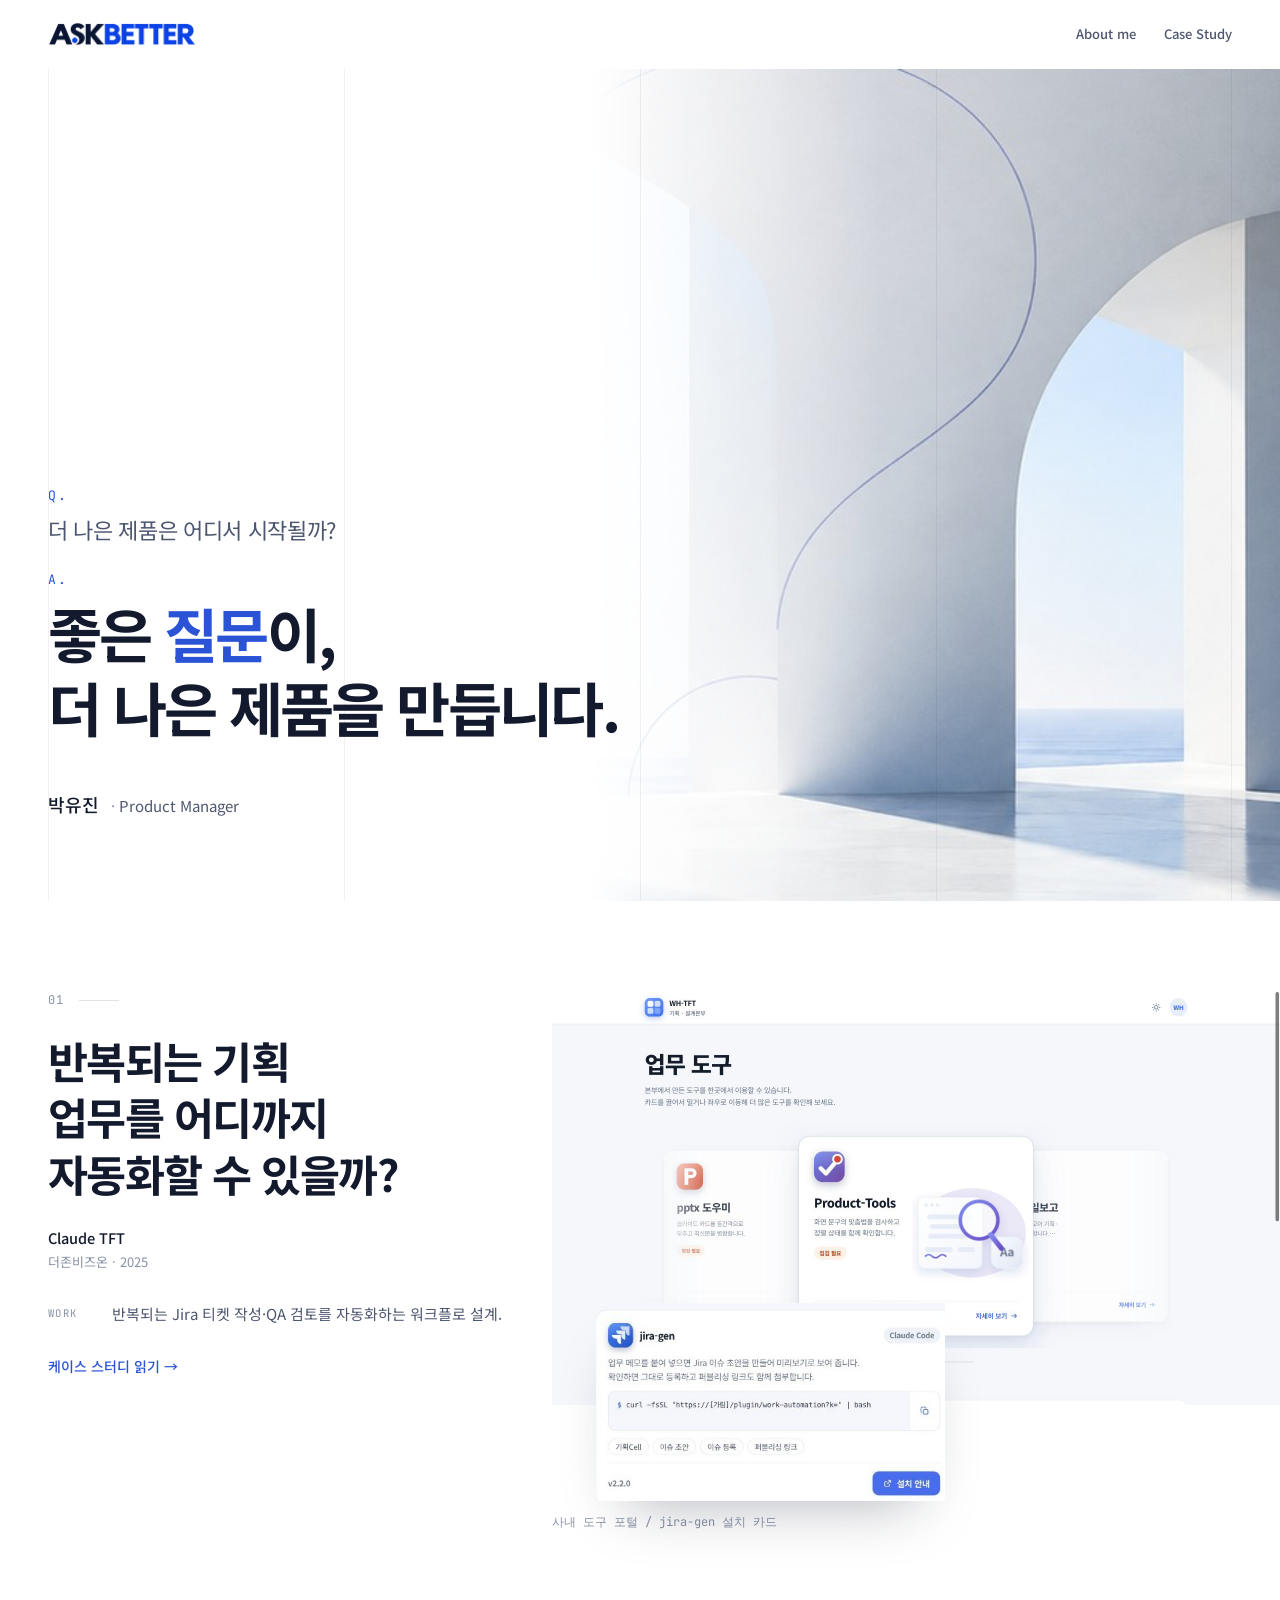
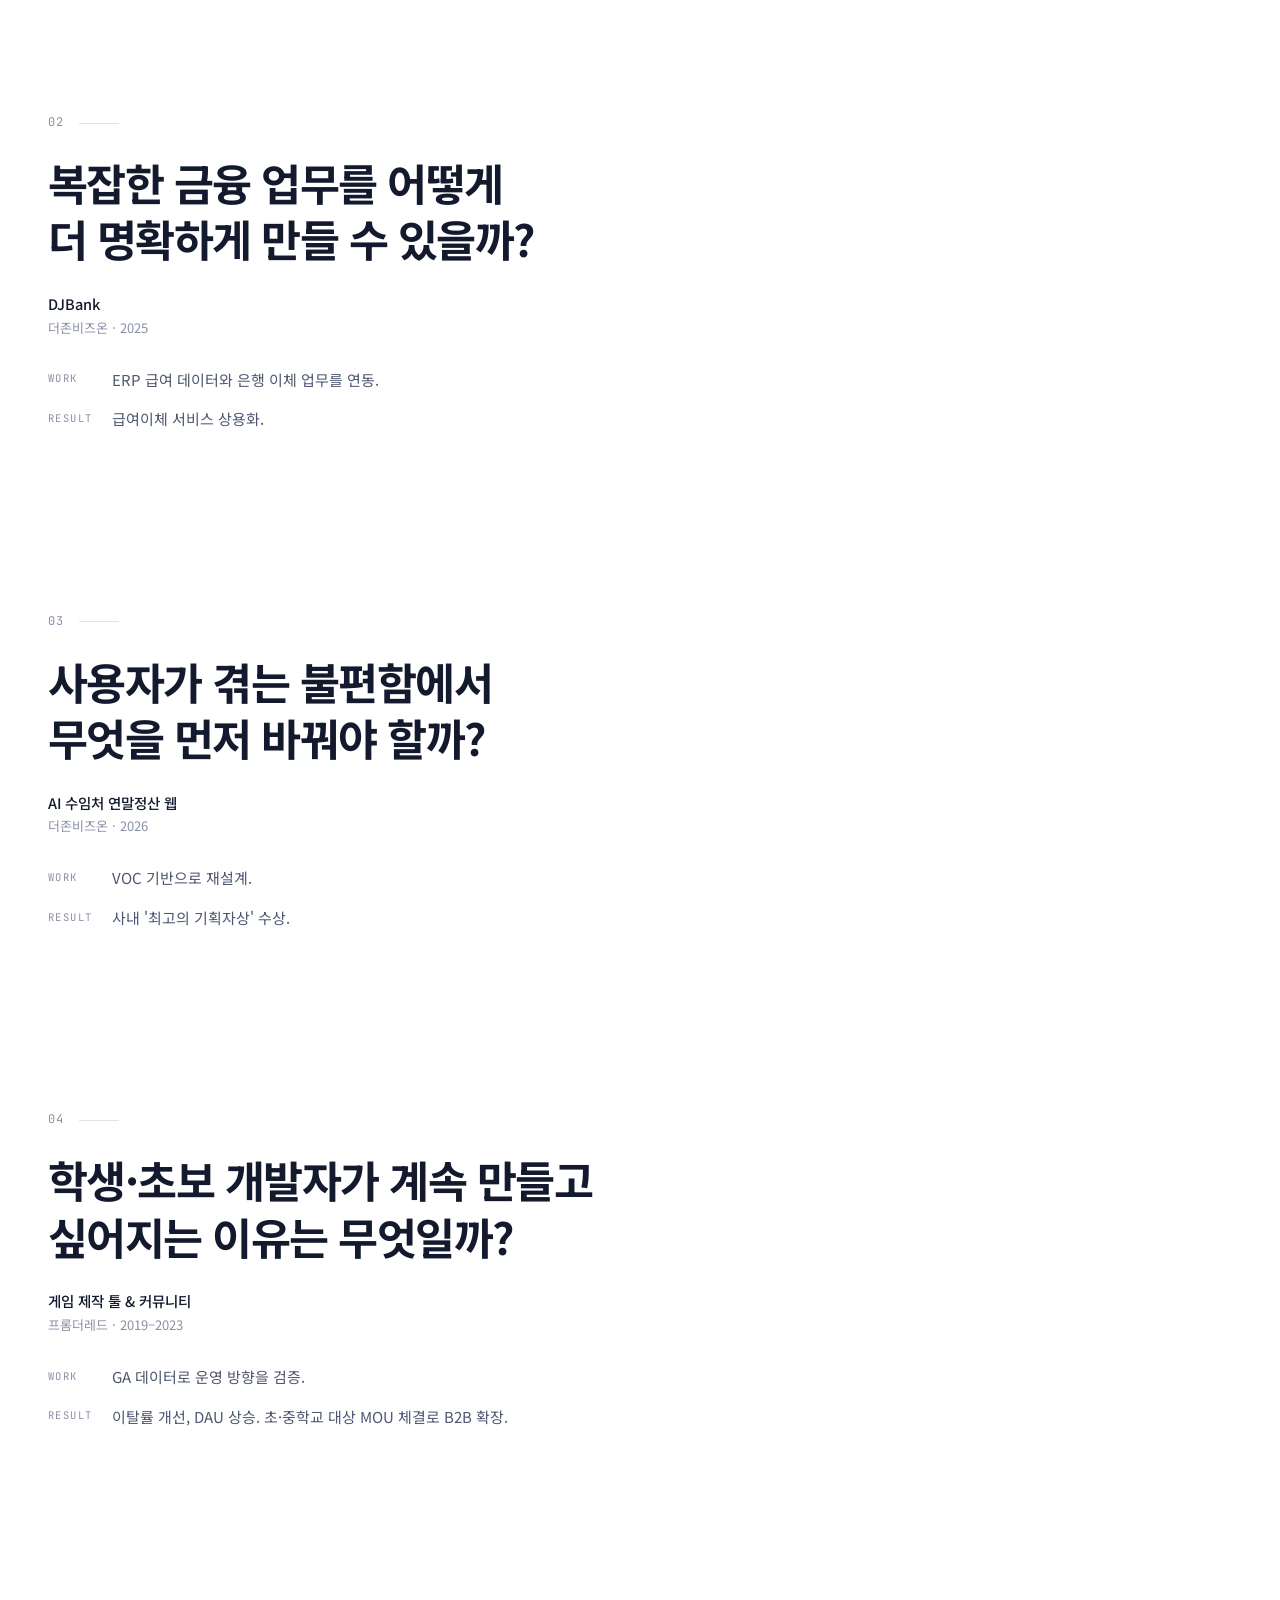
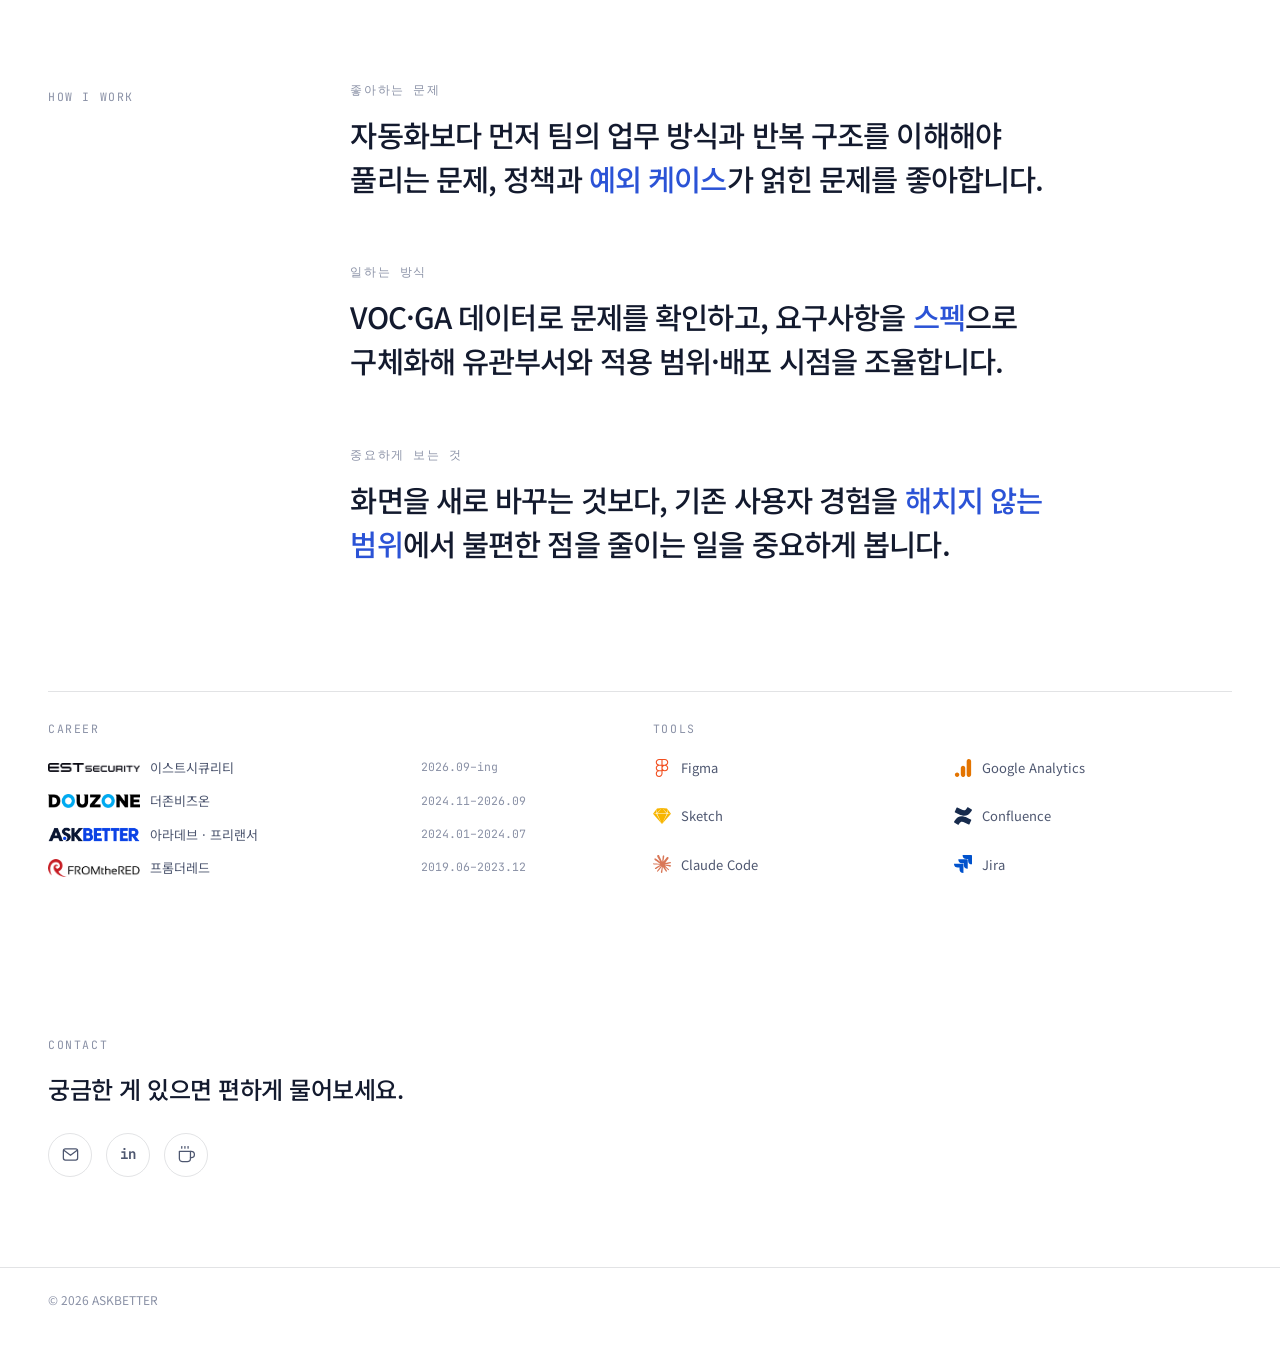
<file: index.html>
<!doctype html>
<html lang="ko" data-site-title="home.title">
<head>
<meta charset="utf-8">
<meta name="viewport" content="width=device-width, initial-scale=1">
<title>Product Manager · ASKBETTER</title>
<link rel="icon" href="assets/brand/favicon.ico" sizes="any">
<link rel="icon" type="image/png" sizes="32x32" href="assets/brand/favicon-32.png">
<link rel="icon" type="image/svg+xml" href="assets/brand/favicon.svg">
<link rel="apple-touch-icon" href="assets/brand/favicon-180.png">
<link rel="stylesheet" href="assets/nav.css">
<style>
  @import url('https://fonts.googleapis.com/css2?family=Noto+Sans+KR:wght@200;300;400;500;700&family=JetBrains+Mono:wght@400;500&display=swap');

  /* 케이스 스터디 페이지와 같은 라이트 팔레트로 고정한다. 다크모드는 지원하지 않는다 */
  :root{
    --bg:#ffffff;
    --tint:#f3f5fa;          /* 아주 연한 블루그레이. 판 배경 */
    --tint-2:#e9edf7;
    --ink:#131a2e;           /* Navy. 본문 기준색 */
    --ink-soft:#4e5770;
    --ink-faint:#8a91a6;
    --line:rgba(19,26,46,.12);
    --hair:rgba(19,26,46,.06);
    --accent:#2b53d6;        /* Indigo Blue. 포인트로만 쓴다 */

    --max:1280px;            /* 지면 폭 */
    --gut:clamp(20px, 4vw, 48px);
    --ease:cubic-bezier(.19,1,.22,1);
    --sans:'Noto Sans KR', -apple-system, BlinkMacSystemFont, sans-serif;
    --mono:'JetBrains Mono', ui-monospace, monospace;
  }

  *{ box-sizing:border-box; }
  html{ background:var(--bg); scroll-behavior:smooth; overflow-x:clip; }
  body{
    margin:0; background:var(--bg); color:var(--ink);
    font-family:var(--sans); font-size:16px; line-height:1.65;
    word-break:keep-all; overflow-wrap:break-word; overflow-x:clip;
    -webkit-font-smoothing:antialiased;
  }
  h1,h2,h3,p{ margin:0; }
  h1,h2,h3{ font-weight:700; letter-spacing:-0.035em; text-wrap:balance; }
  a{ color:inherit; }
  img{ max-width:100%; display:block; }
  .mono{ font-family:var(--mono); font-variant-numeric:tabular-nums; }

  .page{ max-width:var(--max); margin:0 auto; padding-inline:var(--gut); }
  /* 12단 지면. 장마다 다른 판형을 이 단 위에 얹는다 */
  .grid{ display:grid; grid-template-columns:repeat(12, minmax(0,1fr)); column-gap:clamp(16px, 2vw, 28px); }
  .label{ font-family:var(--mono); font-size:11.5px; letter-spacing:.14em; text-transform:uppercase; color:var(--ink-faint); }

  /* Nav 는 assets/nav.css 공용 파일을 쓴다(하위 페이지와 같은 헤더) */

  /* ---------- Opening ---------- */
  .opening{ position:relative; min-height:calc(100svh - 68px); display:flex; flex-direction:column; }
  /* 얇은 편집 그리드선. 진입할 때 한 번 그어지고 그대로 남는다 */
  .rules{ position:absolute; inset:0; pointer-events:none; }
  .rules .page{ height:100%; display:grid; grid-template-columns:repeat(4,1fr); }
  .rules i{ border-left:1px solid var(--hair); transform:scaleY(0); transform-origin:top; transition:transform 1.8s var(--ease); }
  .rules i:last-child{ border-right:1px solid var(--hair); }
  .rules i:nth-child(2){ transition-delay:.12s; } .rules i:nth-child(3){ transition-delay:.24s; } .rules i:nth-child(4){ transition-delay:.36s; }
  .opening.is-in .rules i{ transform:none; }

  .opening > .page{ position:relative; flex:1; width:100%; display:flex; flex-direction:column; justify-content:flex-end; }

  /* 사진 속에 이미 그려진 곡선을 물음표 대신 쓴다. 브리프대로 떠다니는 파란 점은 두지 않는다 */
  .hero-photo{ position:absolute; top:0; right:0; bottom:0; width:54%; z-index:0;
    background-image:url('assets/hero/arches.jpg'); background-size:cover; background-position:center;
    -webkit-mask-image:linear-gradient(to right, transparent 0%, #000 42%); mask-image:linear-gradient(to right, transparent 0%, #000 42%);
    opacity:0; transition:opacity 1.6s ease; }
  .opening.is-in .hero-photo{ opacity:1; transition-delay:.2s; }

  .hero-text{ position:relative; z-index:1; max-width:min(620px, 56%); }

  /* Q. 는 헤드라인보다 한 단 낮은 위계로, 질문에서 카피로 넘어가는 흐름을 만든다 */
  .hero-q{ margin-bottom:clamp(16px, 2.6vh, 24px);
    opacity:0; transform:translateY(10px); transition:opacity .5s ease, transform .5s var(--ease); }
  .opening.is-in .hero-q{ opacity:1; transform:none; }
  .hero-q .tag{ display:block; margin-bottom:8px; font-family:var(--mono); font-size:13px; letter-spacing:.12em; color:var(--accent); }
  .hero-q p{ font-size:clamp(17px, 1.9vw, 22px); line-height:1.4; letter-spacing:-0.015em; color:var(--ink-soft); }

  .hero-a .tag{ display:block; margin-bottom:8px; font-family:var(--mono); font-size:13px; letter-spacing:.12em; color:var(--accent);
    opacity:0; transform:translateY(10px); transition:opacity .5s ease, transform .5s var(--ease); transition-delay:.14s; }
  .opening.is-in .hero-a .tag{ opacity:1; transform:none; }

  .headline{ padding-bottom:clamp(28px, 5vh, 44px);
    font-size:clamp(32px, 4.6vw, 72px); line-height:1.18; letter-spacing:-0.045em; font-weight:700; }
  .headline em{ font-style:normal; color:var(--accent); }
  .hl{ display:block; padding-bottom:.08em; }
  .hl > span{ display:inline-block; opacity:0; transform:translateY(14px); transition:opacity .55s ease, transform .55s var(--ease); transition-delay:.14s; }
  .hl + .hl > span{ transition-delay:.2s; }
  .opening.is-in .hl > span{ opacity:1; transform:none; }

  /* 이름·직무. 메인 카피 바로 아래, 한 단 낮은 위계 */
  .who{ display:flex; flex-wrap:wrap; align-items:baseline; column-gap:12px; row-gap:4px;
    padding-bottom:clamp(40px, 9vh, 96px); opacity:0; transform:translateY(8px); transition:opacity .5s ease, transform .5s var(--ease); transition-delay:.3s; }
  .opening.is-in .who{ opacity:1; transform:none; }
  .who b{ font-weight:500; color:var(--ink); font-size:clamp(16px, 1.6vw, 18px); }
  .who span{ font-size:clamp(13px, 1.3vw, 15px); color:var(--ink-soft); }
  .who span::before{ content:'· '; color:var(--ink-faint); }

  @media (max-width:860px){
    .opening{ min-height:calc(100svh - 68px); }
    .headline{ padding-bottom:28px; }
    .hl > span{ text-wrap:balance; }
    /* 좁은 화면에선 사진을 위쪽 띠로 깔고 아래로 흐리게 녹인다. 빼면 헤드라인 위가 통째로 빈다 */
    .hero-photo{ width:100%; bottom:42%; -webkit-mask-image:linear-gradient(to bottom, #000 45%, transparent 100%); mask-image:linear-gradient(to bottom, #000 45%, transparent 100%); }
    .hero-text{ max-width:100%; }
    .rules .page{ grid-template-columns:repeat(2,1fr); }
    .rules i:nth-child(n+3){ display:none; }
    .rules i:nth-child(2){ border-right:1px solid var(--hair); }
  }

  /* ---------- 공통 reveal ---------- */
  .rv{ opacity:0; transform:translateY(20px); transition:opacity .9s ease, transform 1.1s var(--ease); }
  .rv.is-in{ opacity:1; transform:none; }
  /* 판·화면은 가장자리부터 조금씩 드러난다 */
  .unveil{ clip-path:inset(6% 4% 6% 4%); transition:clip-path 1.6s var(--ease); }
  .unveil.is-in{ clip-path:inset(0 0 0 0); }

  /* ---------- Work ---------- */
  .ch{ padding-block:clamp(56px, 10vh, 112px); }
  .ch-no{ display:flex; align-items:center; gap:14px; font-family:var(--mono); font-size:12px; letter-spacing:.12em; color:var(--ink-faint); }
  .ch-no::after{ content:''; width:40px; height:1px; background:var(--line); }
  .ch-q{ margin-top:22px; font-size:clamp(28px, 3.4vw, 48px); line-height:1.3; }
  .ch-meta{ margin-top:24px; font-size:13px; color:var(--ink-faint); line-height:1.7; }
  .ch-meta b{ display:block; font-weight:500; color:var(--ink); font-size:14.5px; }
  .ch-notes{ display:grid; gap:14px; margin-top:28px; font-size:15px; line-height:1.7; color:var(--ink-soft); }
  .ch-notes div{ display:grid; grid-template-columns:64px 1fr; }
  .ch-notes .label{ padding-top:.35em; font-size:10.5px; }
  .ch-notes div:has(> span:empty){ display:none; }
  .ch-link{ display:inline-block; margin-top:28px; font-size:14px; font-weight:500; color:var(--accent); text-decoration:none;
    background:linear-gradient(currentColor,currentColor) 0 100%/0 1px no-repeat; padding-bottom:2px; transition:background-size .5s var(--ease); }
  .ch-link:hover{ background-size:100% 1px; }

  /* 화면. hover 에 6px 만 떠오른다 */
  .shot{ position:relative; overflow:hidden; background:var(--tint); }
  .shot img{ width:100%; height:100%; object-fit:cover; transition:transform .9s var(--ease); }
  .ch:hover .shot img{ transform:translateY(-6px); }
  .cap{ margin-top:12px; font-size:12px; color:var(--ink-faint); }

  /* 01 · 텍스트 왼쪽, 화면이 오른쪽 가장자리까지 흐른다 */
  .ch-1 .txt{ grid-column:1 / 6; align-self:start; position:sticky; top:120px; }
  .ch-1 .media{ grid-column:6 / -1; margin-right:calc(-1 * (max(0px, (100vw - var(--max)) / 2) + var(--gut))); }
  .ch-1 .shot{ aspect-ratio:1456 / 828; }
  .ch-1 .shot img{ object-position:left top; }
  .ch-1 .sub{ width:48%; margin-top:clamp(-120px, -8vw, -48px); margin-left:6%; position:relative; box-shadow:0 30px 60px -30px rgba(19,26,46,.35); aspect-ratio:1456 / 828; }

  /* 02·03·04 · 화면 없는 챕터는 텍스트만 한 단으로 둔다 */
  .ch-2 .txt, .ch-3 .txt, .ch-4 .txt{ grid-column:1 / 8; }

  @media (max-width:860px){
    .grid > *{ grid-column:1 / -1 !important; }
    .ch-1 .txt{ position:static; margin-bottom:40px; }
    .ch-1 .media{ margin-right:calc(-1 * var(--gut)); }
    .ch-1 .sub{ width:64%; margin-left:0; margin-top:-24px; }
  }

  /* ---------- About ---------- */
  .about{ padding-top:clamp(120px, 18vh, 200px); }
  .about > .grid > .label{ grid-column:1 / 4; padding-top:.6em; }
  .believes{ grid-column:4 / -1; display:grid; gap:clamp(40px, 7vh, 72px); }
  .believes .label{ display:block; margin-bottom:12px; }
  .believes p{ font-size:clamp(21px, 2.3vw, 30px); line-height:1.5; letter-spacing:-0.03em; font-weight:500; max-width:24em; }
  .believes p em{ font-style:normal; color:var(--accent); }

  /* 경력은 보조 정보라 작게 둔다. 회사 로고는 이력서 정보로 유지한다(CLAUDE.md) */
  .record{ margin-top:clamp(88px, 14vh, 140px); row-gap:28px; font-size:13px; color:var(--ink-soft); }
  .record::before{ content:''; grid-column:1 / -1; height:1px; background:var(--line); }
  .record .label{ display:block; margin-bottom:12px; }
  .record .career{ grid-column:1 / 6; }
  .record .tools{ grid-column:7 / -1; }
  .co{ display:grid; grid-template-columns:92px 1fr auto; align-items:center; gap:10px; padding:6px 0; }
  .co img{ height:18px; width:auto; max-width:92px; object-fit:contain; object-position:left center; }
  .co .period{ font-family:var(--mono); font-size:11.5px; color:var(--ink-faint); width:15ch; white-space:nowrap; } /* 기간 칸 폭을 고정해 행마다 열이 어긋나지 않게 한다 */
  .record p{ line-height:1.75; }
  .tool-list{ display:grid; grid-template-columns:1fr 1fr; grid-auto-flow:column; grid-template-rows:repeat(3, auto); row-gap:15px; column-gap:24px; } /* 2열 3행으로 Career 4행과 같은 높이(120px)를 맞춘다 */
  .tool-list span{ display:flex; align-items:center; gap:10px; padding:6px 0; }
  .tool-list img{ width:18px; height:18px; object-fit:contain; }

  /* ---------- Contact ---------- */
  .contact{ padding-top:clamp(96px, 16vh, 180px); padding-bottom:clamp(64px, 10vh, 112px); }
  .contact .lead{ margin-top:14px; font-size:clamp(19px, 2vw, 24px); font-weight:500; letter-spacing:-0.02em; }
  .contact .ways{ display:flex; gap:14px; margin-top:24px; }
  .contact .ways a{ display:inline-flex; align-items:center; justify-content:center; width:44px; height:44px; border:1px solid var(--line); border-radius:999px; color:var(--ink-soft); text-decoration:none; transition:border-color .2s ease, color .2s ease; }
  .contact .ways a:hover{ border-color:var(--accent); color:var(--accent); }
  .contact .ways svg{ width:19px; height:19px; }
  .contact .ways .in{ font-family:var(--mono); font-weight:700; font-size:14px; letter-spacing:-0.02em; }

  footer{ padding-block:22px 36px; border-top:1px solid var(--line); }
  footer .page{ display:flex; justify-content:space-between; gap:12px 24px; flex-wrap:wrap; font-size:12px; color:var(--ink-faint); }

  @media (prefers-reduced-motion:reduce){
    html{ scroll-behavior:auto; }
    *{ animation:none !important; transition:none !important; }
    .rules i, .hl > span{ transform:none; }
    .hl > span{ opacity:1; }
    .rv{ opacity:1; transform:none; } .unveil{ clip-path:none; }
    .hero-photo, .who, .hero-q, .hero-a .tag{ opacity:1; transform:none; }
  }
</style>
</head>
<body>

<nav class="nav" id="nav">
  <div class="page">
    <a class="id" href="index.html"><img src="assets/brand/askbetter-logo.svg" alt="ASKBETTER"></a>
    <div class="links">
      <a href="#about" data-site="nav.about">About me</a>
      <a href="case-study.html" data-site-href="story.href" data-site="nav.story">Case Study</a>
    </div>
  </div>
</nav>

<main>

  <!-- Opening: 헤드라인 두 줄, 이름과 직무, 시그니처 물음표 -->
  <section class="opening" id="opening">
    <div class="hero-photo" aria-hidden="true"></div>
    <div class="rules" aria-hidden="true"><div class="page"><i></i><i></i><i></i><i></i></div></div>
    <div class="page">
      <div class="hero-text">
        <div class="hero-q">
          <span class="tag">Q.</span>
          <p>더 나은 제품은 어디서 시작될까?</p>
        </div>
        <div class="hero-a">
          <span class="tag">A.</span>
          <h1 class="headline">
            <span class="hl"><span>좋은 <em>질문</em>이,</span></span>
            <span class="hl"><span>더 나은 제품을 만듭니다.</span></span>
          </h1>
        </div>
        <p class="who">
          <b data-site="hero.name">박유진</b>
          <span data-site="hero.role">Product Manager</span>
        </p>
      </div>
    </div>
  </section>

  <!-- Work -->
  <section id="work">
    <!-- 01 -->
    <article class="ch ch-1">
      <div class="page grid">
        <div class="txt rv">
          <span class="ch-no">01</span>
          <h2 class="ch-q" data-site="work.0.q">반복되는 기획 업무를 어디까지 자동화할 수 있을까?</h2>
          <p class="ch-meta"><b data-site="work.0.name">Claude TFT</b><span data-site="work.0.org">더존비즈온</span> · <span data-site="work.0.year">2025</span></p>
          <div class="ch-notes">
            <div><span class="label">Work</span><span data-site="work.0.did">반복되는 Jira 티켓 작성·QA 검토를 자동화하는 워크플로 설계.</span></div>
            <div><span class="label">Result</span><span data-site="work.0.result"></span></div>
          </div>
          <a class="ch-link" href="case-study.html" data-site-href="story.href"><span data-site="story.label">케이스 스터디</span> 읽기 →</a>
        </div>
        <div class="media">
          <div class="shot unveil"><img src="assets/portal-hero.jpg" alt="WH-TFT 사내 도구 포털 실제 화면" loading="lazy"></div>
          <div class="shot sub rv"><img src="assets/product-tools-jira-gen.jpg" alt="jira-gen 도구 카드, Jira 이슈 초안 자동 생성 설명" loading="lazy"></div>
          <p class="cap mono">사내 도구 포털 / jira-gen 설치 카드</p>
        </div>
      </div>
    </article>

    <!-- 02 -->
    <article class="ch ch-2">
      <div class="page grid">
        <div class="txt rv">
          <span class="ch-no">02</span>
          <h2 class="ch-q" data-site="work.1.q">복잡한 금융 업무를 어떻게 더 명확하게 만들 수 있을까?</h2>
          <p class="ch-meta"><b data-site="work.1.name">DJBank</b><span data-site="work.1.org">더존비즈온</span> · <span data-site="work.1.year">2025</span></p>
          <div class="ch-notes">
            <div><span class="label">Work</span><span data-site="work.1.did">ERP 급여 데이터와 은행 이체 업무를 연동.</span></div>
            <div><span class="label">Result</span><span data-site="work.1.result">급여이체 서비스 상용화.</span></div>
          </div>
        </div>
      </div>
    </article>

    <!-- 03 -->
    <article class="ch ch-3">
      <div class="page grid">
        <div class="txt rv">
          <span class="ch-no">03</span>
          <h2 class="ch-q" data-site="work.2.q">사용자가 겪는 불편함에서 무엇을 먼저 바꿔야 할까?</h2>
          <p class="ch-meta"><b data-site="work.2.name">AI 수임처 연말정산 웹</b><span data-site="work.2.org">더존비즈온</span> · <span data-site="work.2.year">2026</span></p>
          <div class="ch-notes">
            <div><span class="label">Work</span><span data-site="work.2.did">VOC 기반으로 재설계.</span></div>
            <div><span class="label">Result</span><span data-site="work.2.result">사내 '최고의 기획자상' 수상.</span></div>
          </div>
        </div>
      </div>
    </article>

    <!-- 04 -->
    <article class="ch ch-4">
      <div class="page grid">
        <div class="txt rv">
          <span class="ch-no">04</span>
          <h2 class="ch-q" data-site="work.3.q">학생·초보 개발자가 계속 만들고 싶어지는 이유는 무엇일까?</h2>
          <p class="ch-meta"><b data-site="work.3.name">게임 제작 툴 &amp; 커뮤니티</b><span data-site="work.3.org">프롬더레드</span> · <span data-site="work.3.year">2019–2023</span></p>
          <div class="ch-notes">
            <div><span class="label">Work</span><span data-site="work.3.did">GA 데이터로 운영 방향을 검증.</span></div>
            <div><span class="label">Result</span><span data-site="work.3.result">이탈률 개선, DAU 상승. 초·중학교 대상 MOU 체결로 B2B 확장.</span></div>
          </div>
        </div>
      </div>
    </article>
  </section>

  <!-- About: 경력보다 일하는 방식을 먼저 -->
  <section class="about" id="about">
    <div class="page grid">
      <span class="label rv">How I work</span>
      <div class="believes">
        <div class="rv">
          <span class="label">좋아하는 문제</span>
          <p>자동화보다 먼저 팀의 업무 방식과 반복 구조를 이해해야 풀리는 문제, 정책과 <em>예외 케이스</em>가 얽힌 문제를 좋아합니다.</p>
        </div>
        <div class="rv">
          <span class="label">일하는 방식</span>
          <p>VOC·GA 데이터로 문제를 확인하고, 요구사항을 <em>스펙</em>으로 구체화해 유관부서와 적용 범위·배포 시점을 조율합니다.</p>
        </div>
        <div class="rv">
          <span class="label">중요하게 보는 것</span>
          <p>화면을 새로 바꾸는 것보다, 기존 사용자 경험을 <em>해치지 않는 범위</em>에서 불편한 점을 줄이는 일을 중요하게 봅니다.</p>
        </div>
      </div>
    </div>

    <div class="page grid record rv">
      <div class="career">
        <span class="label">Career</span>
        <div class="co"><img src="assets/logos/estsecurity.png" alt="">이스트시큐리티<span class="period">2026.09–ing</span></div>
        <div class="co"><img src="assets/logos/douzone.png" alt="">더존비즈온<span class="period">2024.11–2026.09</span></div>
        <div class="co"><img src="assets/brand/askbetter-logo.png" alt="">아라데브 · 프리랜서<span class="period">2024.01–2024.07</span></div>
        <div class="co"><img src="assets/logos/fromthered.png" alt="">프롬더레드<span class="period">2019.06–2023.12</span></div>
      </div>
      <div class="tools">
        <span class="label">Tools</span>
        <div class="tool-list">
          <span><img src="assets/logos/figma.svg" alt="">Figma</span>
          <span><img src="assets/logos/sketch.svg" alt="">Sketch</span>
          <span><img src="assets/logos/claude.svg" alt="">Claude Code</span>
          <span><img src="assets/logos/googleanalytics.svg" alt="">Google Analytics</span>
          <span><img src="assets/logos/confluence.svg" alt="">Confluence</span>
          <span><img src="assets/logos/jira.svg" alt="">Jira</span>
        </div>
      </div>
    </div>
  </section>

  <!-- Contact -->
  <section class="contact" id="contact">
    <div class="page rv">
      <span class="label">Contact</span>
      <p class="lead">궁금한 게 있으면 편하게 물어보세요.</p>
      <div class="ways">
        <a href="mailto:71d2sr@gmail.com" aria-label="이메일 보내기"><svg viewBox="0 0 24 24" fill="none" stroke="currentColor" stroke-width="1.6" stroke-linecap="round" stroke-linejoin="round"><rect x="3" y="5" width="18" height="14" rx="2.5"/><path d="M4 7l8 6 8-6"/></svg></a>
        <a href="https://linkedin.com/in/yujin1113" target="_blank" rel="noopener" aria-label="LinkedIn 프로필"><span class="in">in</span></a>
        <a href="#" data-site-href="support.href" target="_blank" rel="noopener" aria-label="Ko-fi로 커피 후원하기" title="커피 한 잔 후원하기"><svg viewBox="0 0 24 24" fill="none" stroke="currentColor" stroke-width="1.6" stroke-linecap="round" stroke-linejoin="round"><path d="M17 8h1a4 4 0 1 1 0 8h-1"/><path d="M3 8h14v9a4 4 0 0 1-4 4H7a4 4 0 0 1-4-4Z"/><line x1="6" y1="2" x2="6" y2="4"/><line x1="10" y1="2" x2="10" y2="4"/><line x1="14" y1="2" x2="14" y2="4"/></svg></a>
      </div>
    </div>
  </section>

</main>

<footer>
  <div class="page">
    <span>© 2026 ASKBETTER</span>
  </div>
</footer>

<script src="assets/site.js"></script>
<script src="assets/nav.js"></script>
<script>
  (function(){
    // 화면에 들어온 요소만 한 번 드러낸다
    var targets = document.querySelectorAll('.rv, .unveil');
    if ('IntersectionObserver' in window) {
      var io = new IntersectionObserver(function(entries){
        entries.forEach(function(e){ if (e.isIntersecting) { e.target.classList.add('is-in'); io.unobserve(e.target); } });
      }, { threshold:0.12, rootMargin:'0px 0px -48px 0px' });
      targets.forEach(function(el){ io.observe(el); });
    } else {
      targets.forEach(function(el){ el.classList.add('is-in'); });
    }

    var opening = document.getElementById('opening');
    requestAnimationFrame(function(){ requestAnimationFrame(function(){ opening.classList.add('is-in'); }); });
  })();
</script>
</body>
</html>
</file>
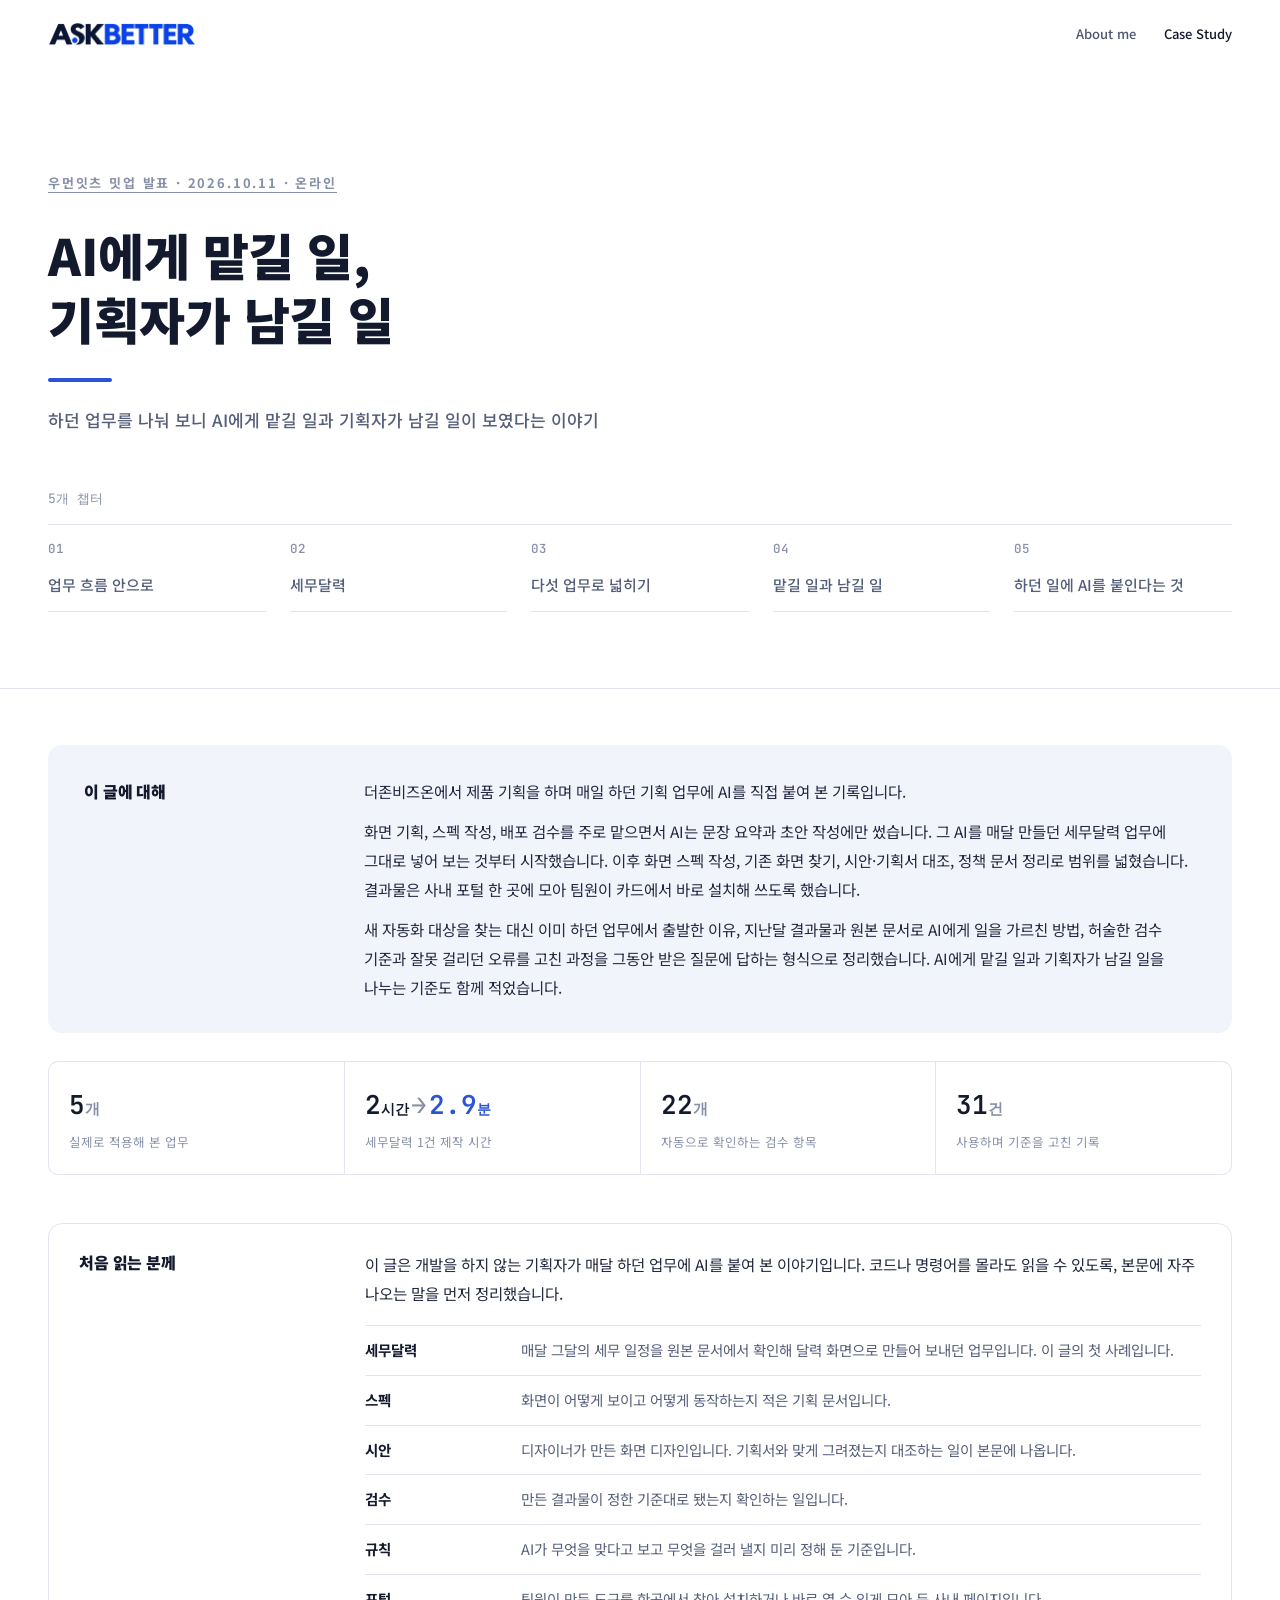
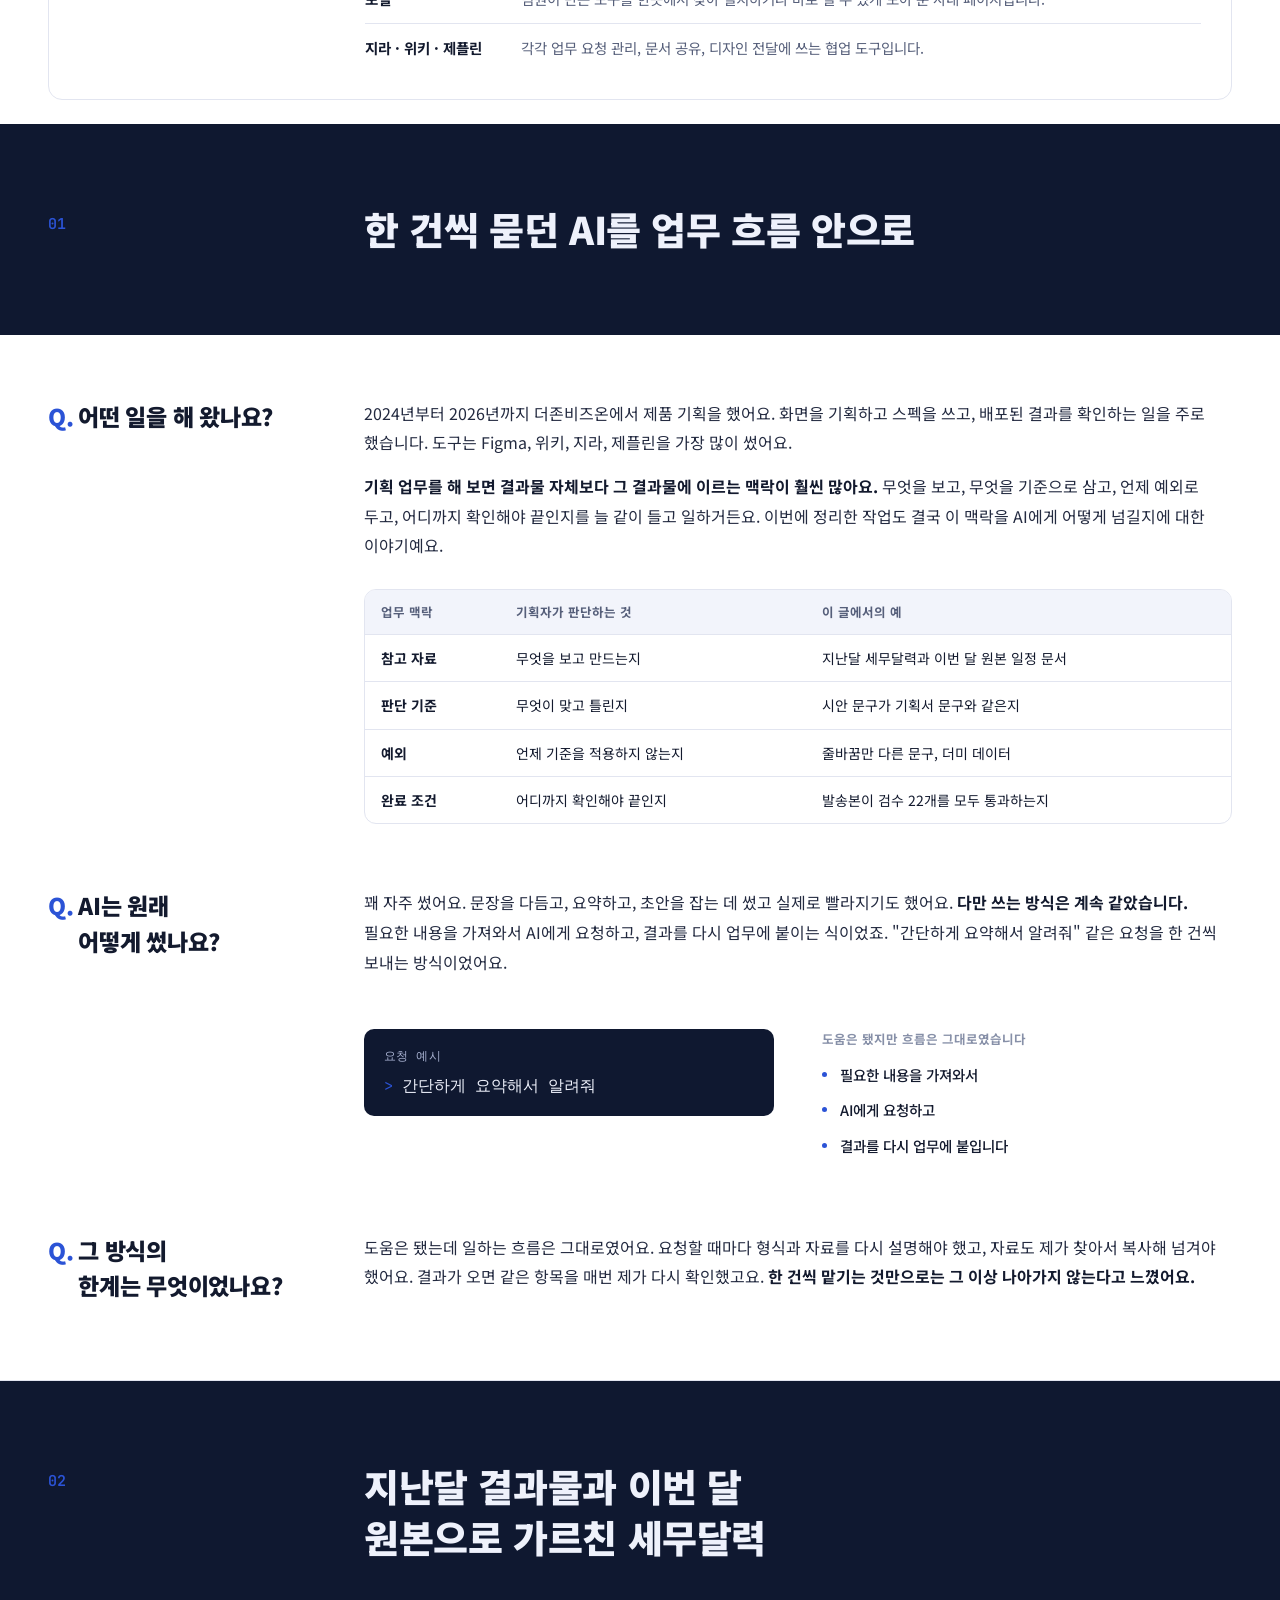
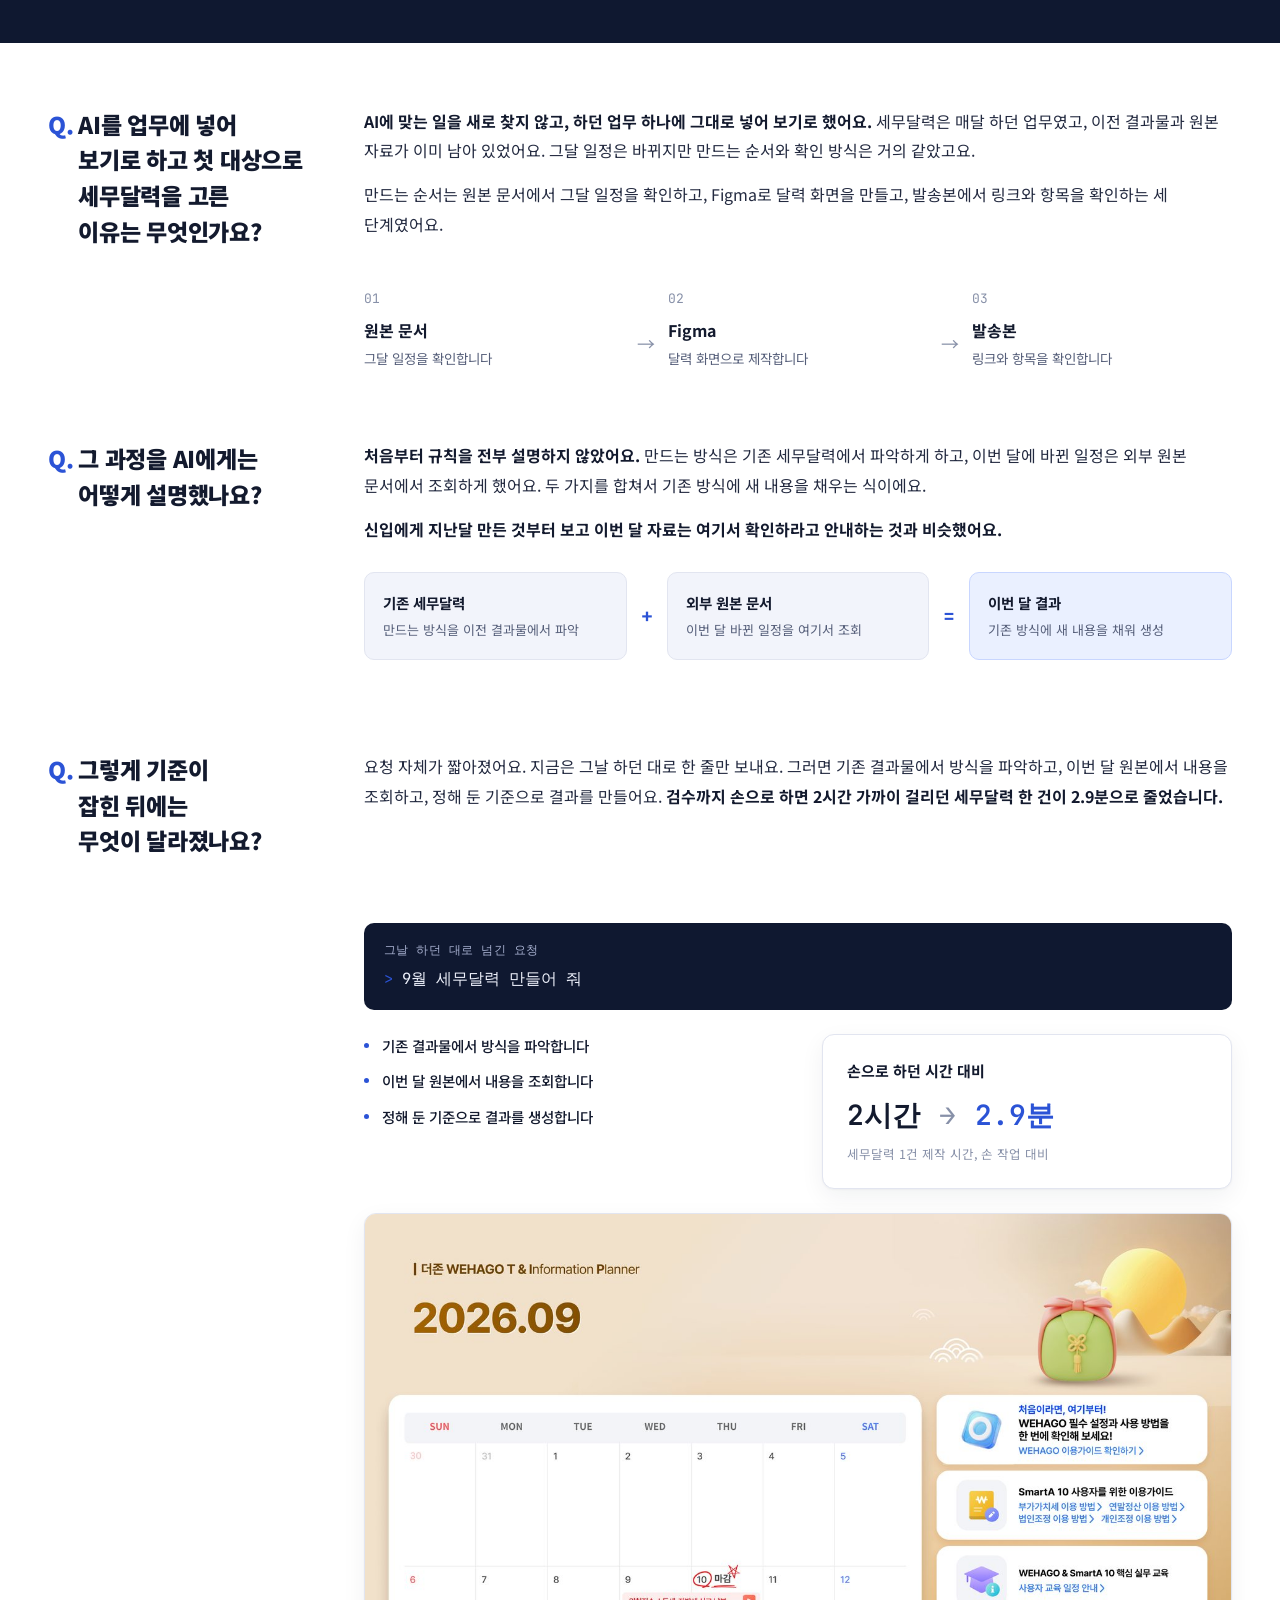
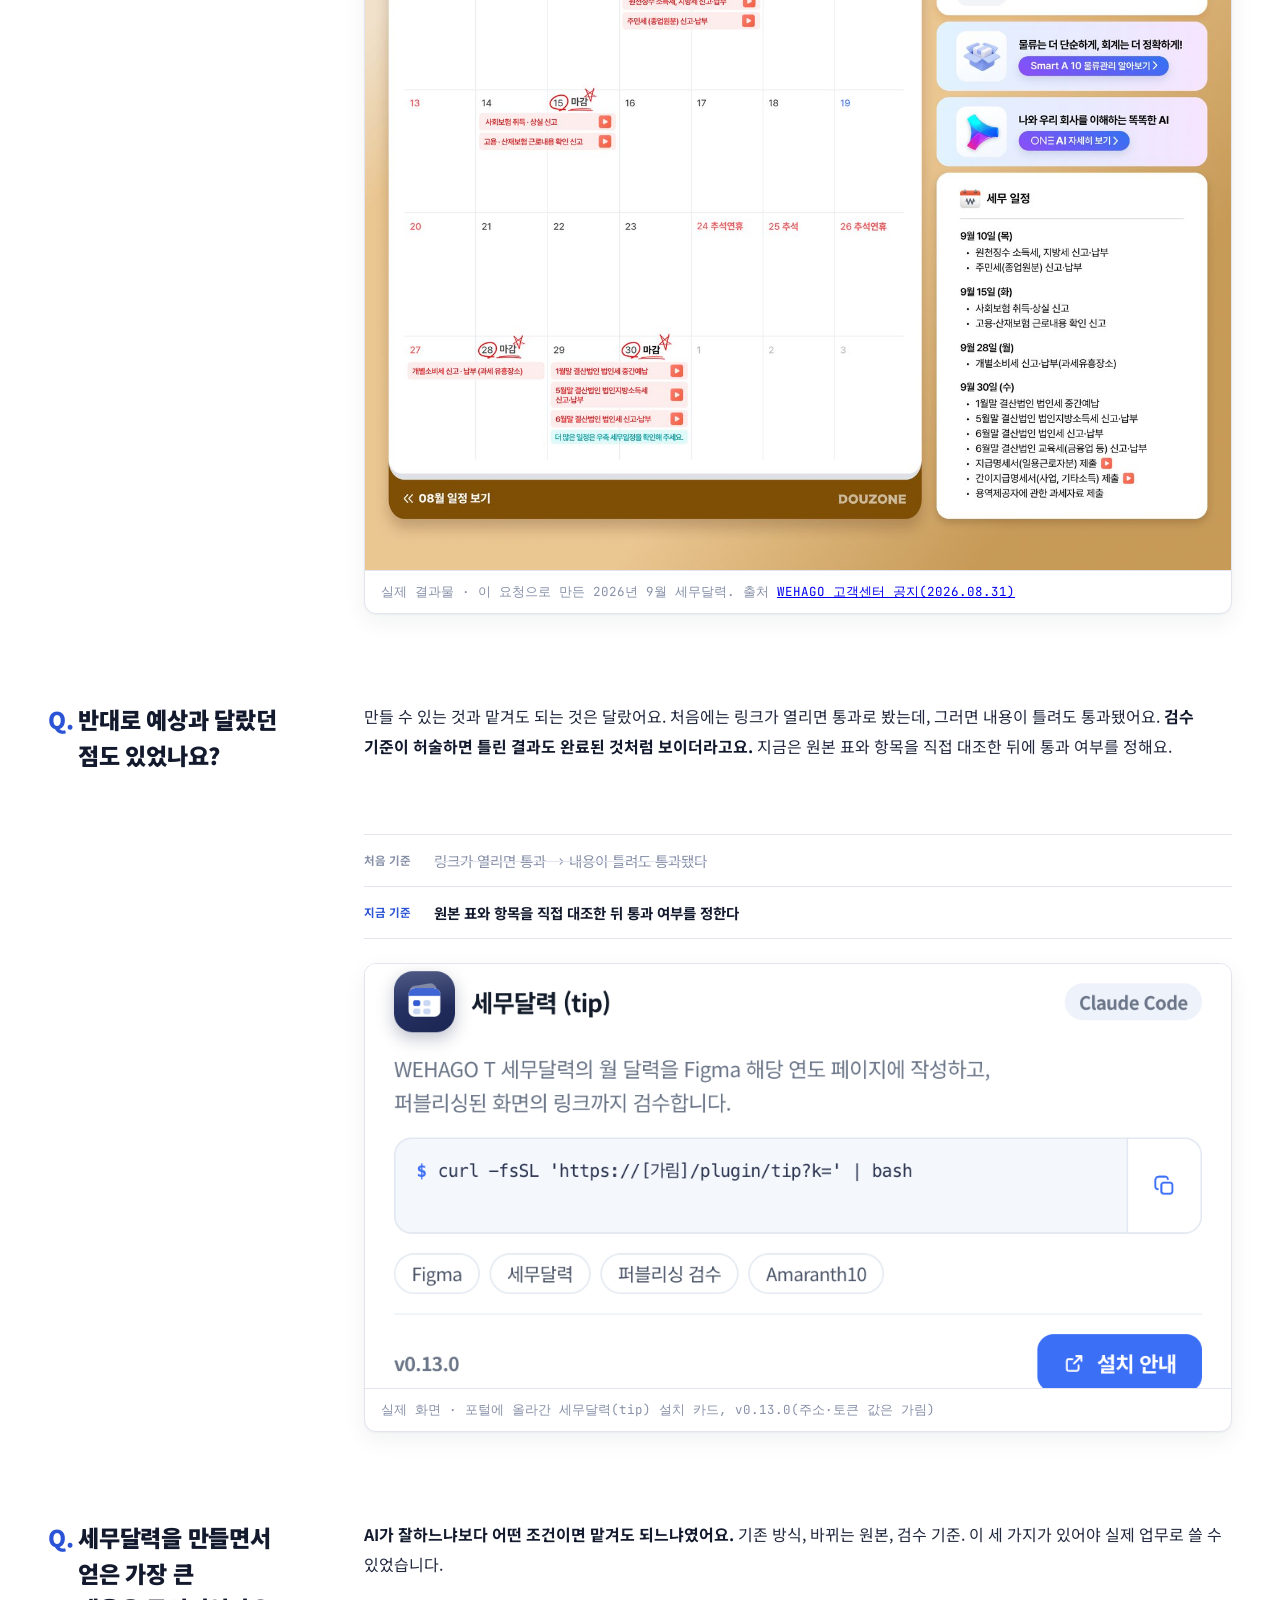
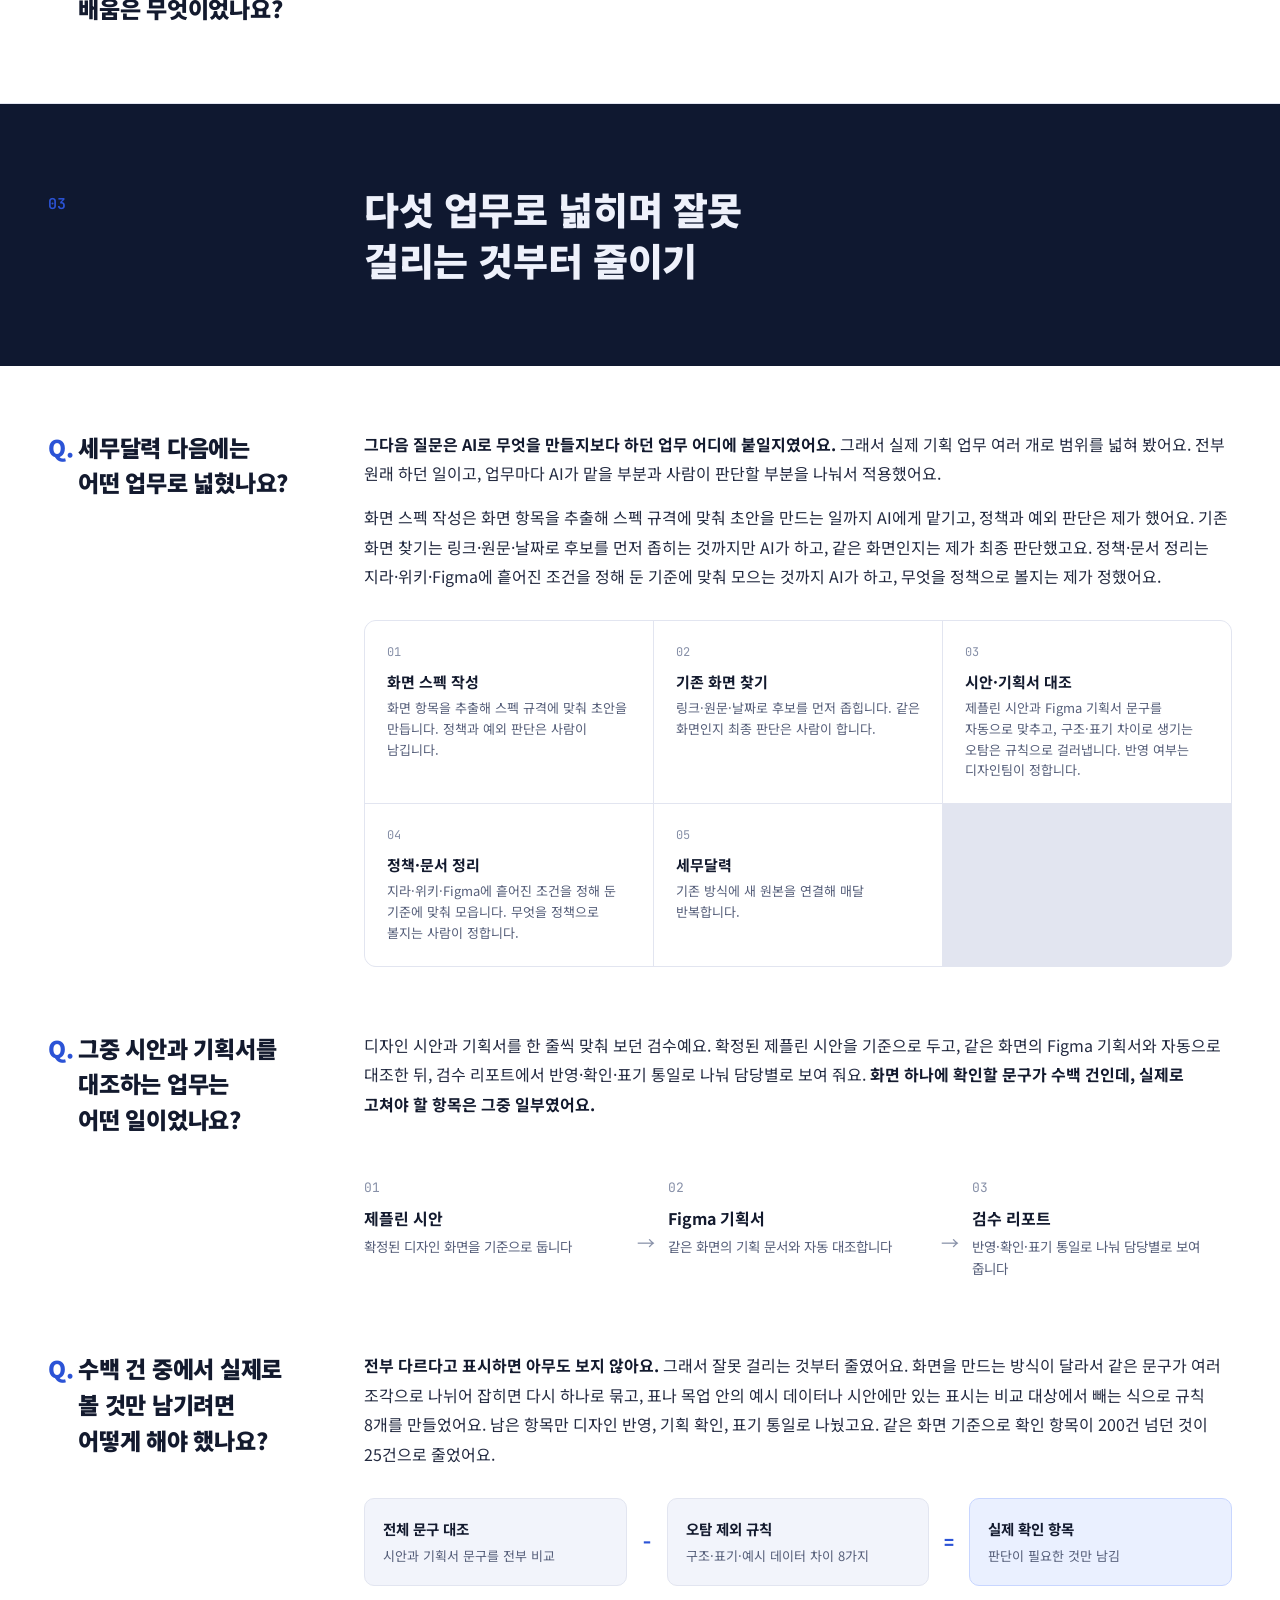
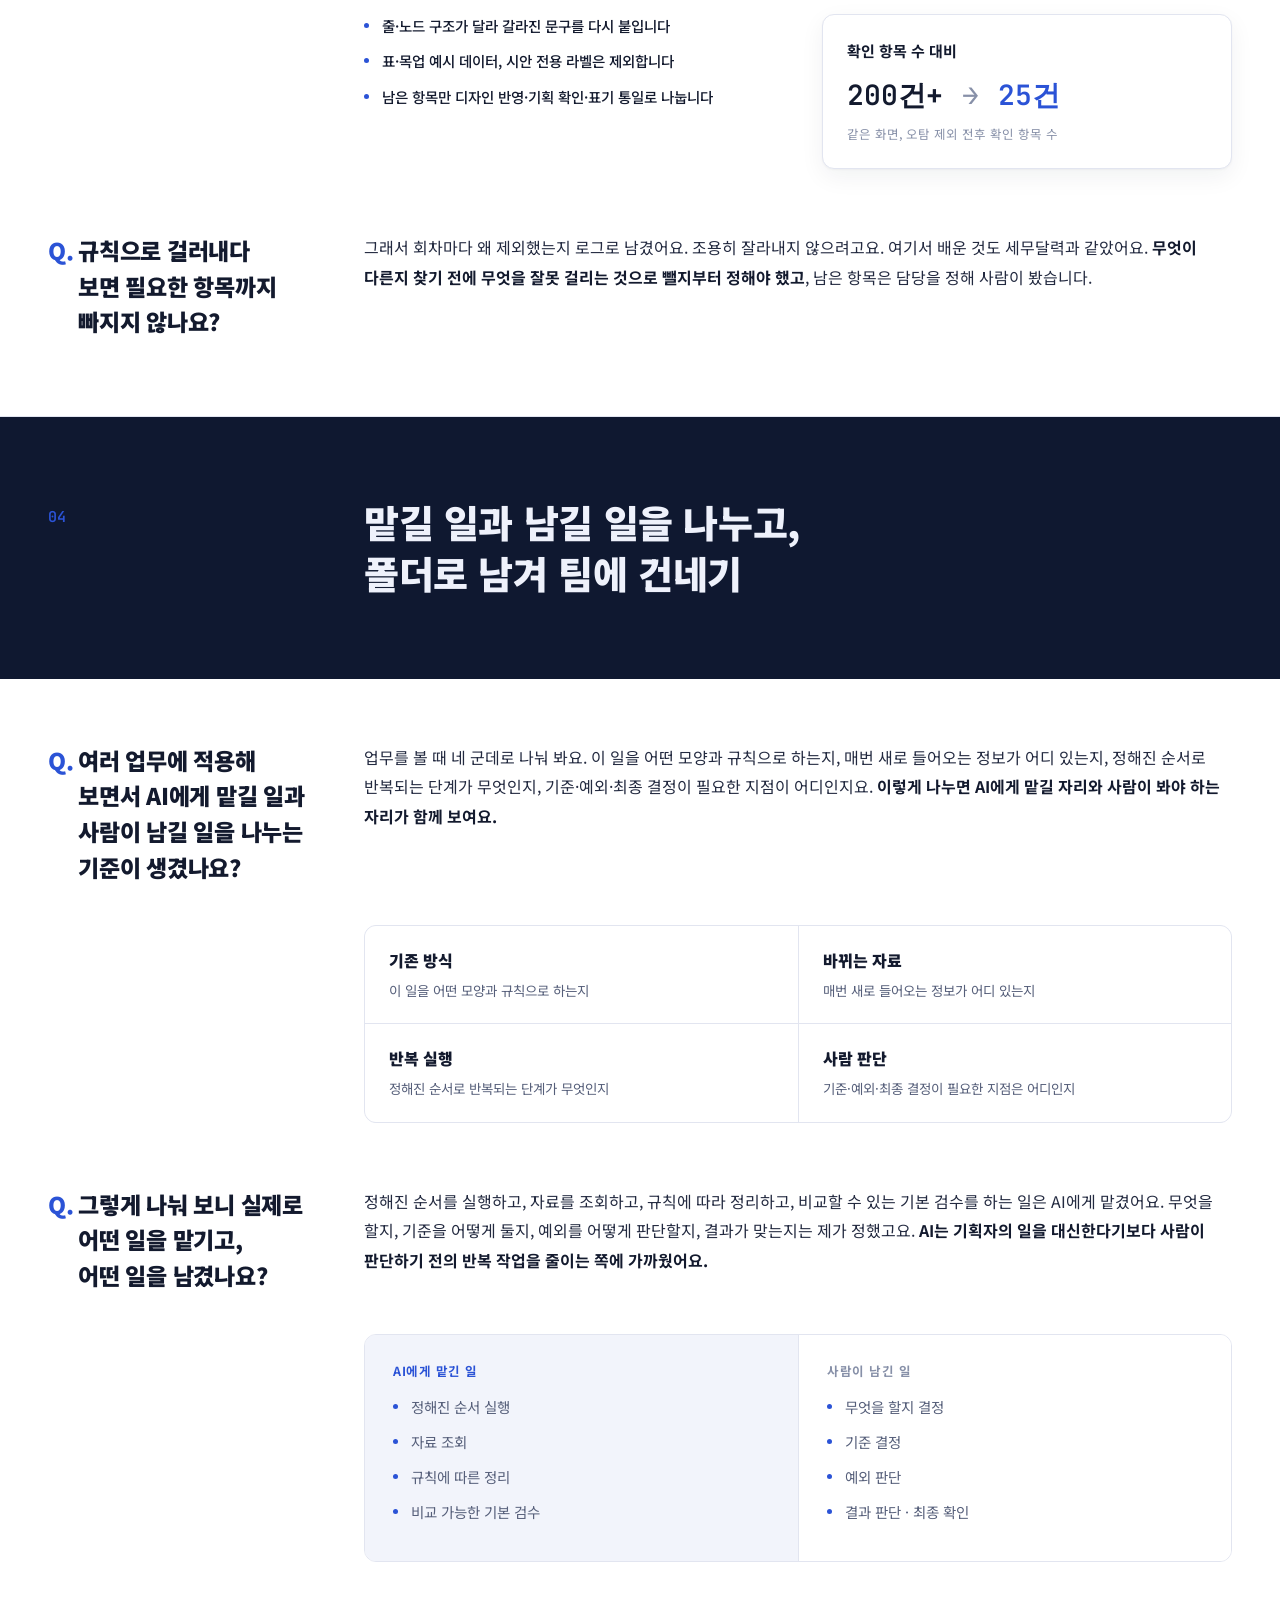
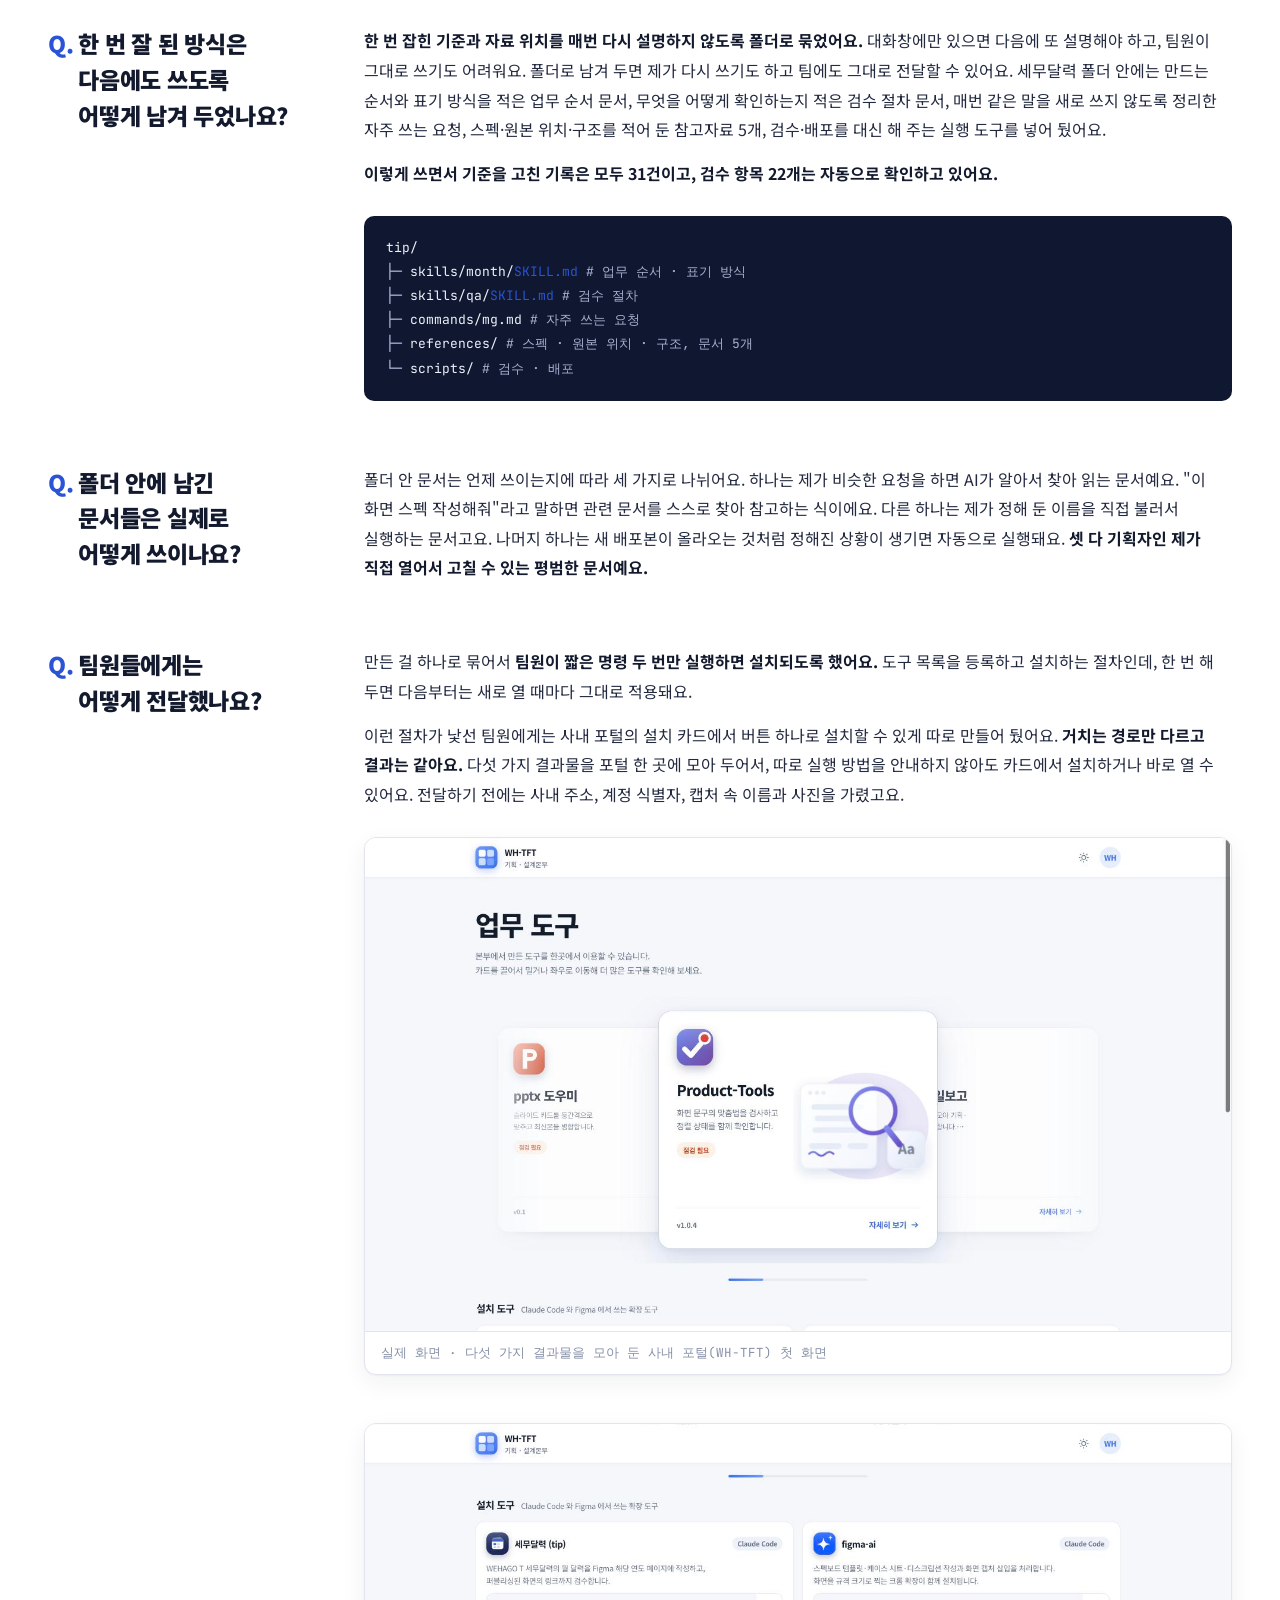
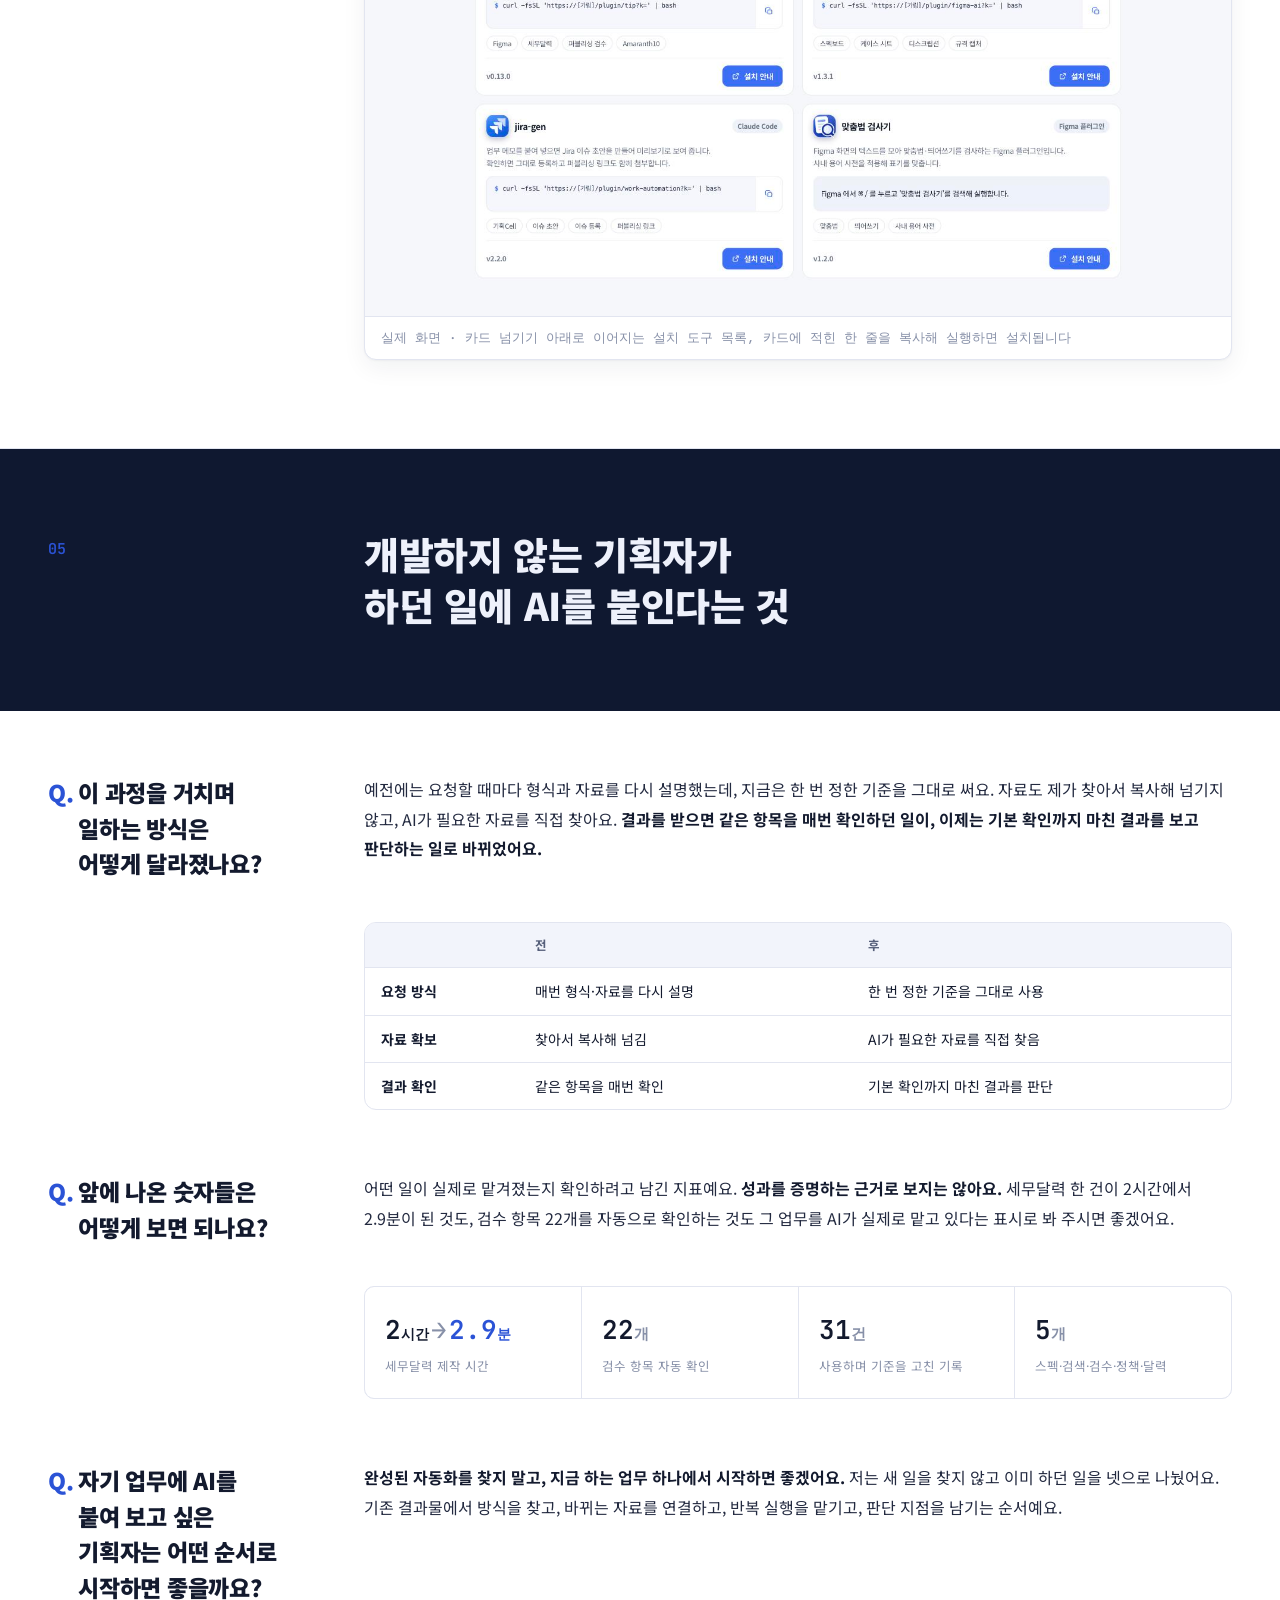
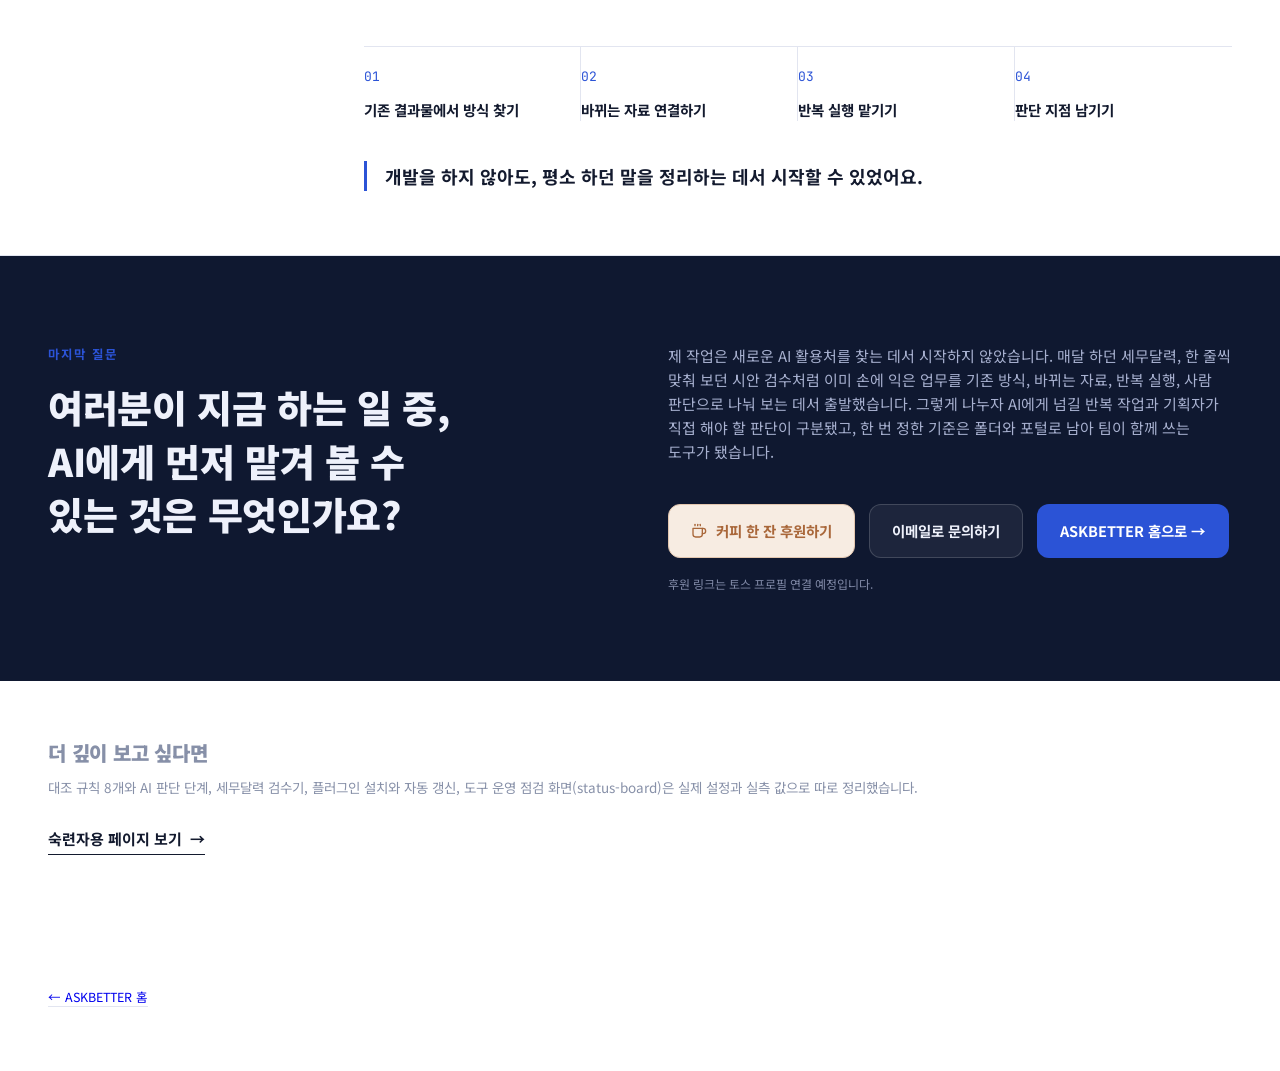
<file: case-study.html>
<!doctype html>
<html lang="ko" data-site-title="story.title">
<head>
<meta charset="utf-8">
<meta name="viewport" content="width=device-width, initial-scale=1">
<title>AI Workflow Case Study · ASKBETTER</title>
<link rel="icon" href="assets/brand/favicon.ico" sizes="any">
<link rel="icon" type="image/png" sizes="32x32" href="assets/brand/favicon-32.png">
<link rel="icon" type="image/svg+xml" href="assets/brand/favicon.svg">
<link rel="apple-touch-icon" href="assets/brand/favicon-180.png">
<link rel="stylesheet" href="assets/story.css">
<link rel="stylesheet" href="assets/nav.css">
</head>
<body>
<article>

  <nav class="nav" id="nav">
    <div class="page">
      <a class="id" href="index.html"><img src="assets/brand/askbetter-logo.svg" alt="ASKBETTER"></a>
      <div class="links">
        <a href="index.html#about" data-site="nav.about">About me</a>
        <a href="case-study.html" data-site-href="story.href" data-site="nav.story" aria-current="page">Case Study</a>
      </div>
    </div>
  </nav>

  <!-- Cover -->
  <section class="cover">
    <div class="wrap narrow">
      <div class="brand"><a href="https://wtech.or.kr/sub/board/meetup/15" data-site-href="talk.href" data-site="talk.label" target="_blank" rel="noopener">우먼잇츠 밋업 발표 · 2026.10.11 · 온라인</a></div>
      <h1>AI에게 맡길 일,<br>기획자가 남길 일</h1>
      <div class="rule"></div>
      <p class="sub">하던 업무를 나눠 보니 AI에게 맡길 일과 기획자가 남길 일이 보였다는 이야기</p>
      <nav class="toc" aria-label="목차">
        <div class="toc-head">5개 챕터</div>
        <ol>
          <li><a href="#ch1"><span class="n">01</span>업무 흐름 안으로</a></li>
          <li><a href="#ch2"><span class="n">02</span>세무달력</a></li>
          <li><a href="#ch3"><span class="n">03</span>다섯 업무로 넓히기</a></li>
          <li><a href="#ch4"><span class="n">04</span>맡길 일과 남길 일</a></li>
          <li><a href="#ch5"><span class="n">05</span>하던 일에 AI를 붙인다는 것</a></li>
        </ol>
      </nav>
    </div>
  </section>

  <!-- Guest -->
  <section class="guest-sec">
    <div class="wrap narrow">
      <div class="guest">
        <h2>이 글에 대해</h2>
        <p>더존비즈온에서 제품 기획을 하며 매일 하던 기획 업무에 AI를 직접 붙여 본 기록입니다.</p>
        <p>화면 기획, 스펙 작성, 배포 검수를 주로 맡으면서 AI는 문장 요약과 초안 작성에만 썼습니다. 그 AI를 매달 만들던 세무달력 업무에 그대로 넣어 보는 것부터 시작했습니다. 이후 화면 스펙 작성, 기존 화면 찾기, 시안·기획서 대조, 정책 문서 정리로 범위를 넓혔습니다. 결과물은 사내 포털 한 곳에 모아 팀원이 카드에서 바로 설치해 쓰도록 했습니다.</p>
        <p>새 자동화 대상을 찾는 대신 이미 하던 업무에서 출발한 이유, 지난달 결과물과 원본 문서로 AI에게 일을 가르친 방법, 허술한 검수 기준과 잘못 걸리던 오류를 고친 과정을 그동안 받은 질문에 답하는 형식으로 정리했습니다. AI에게 맡길 일과 기획자가 남길 일을 나누는 기준도 함께 적었습니다.</p>
      </div>

      <div class="stat-strip">
        <div class="stat"><div class="n">5<span class="unit-muted">개</span></div><div class="l">실제로 적용해 본 업무</div></div>
        <div class="stat"><div class="n">2<span class="unit">시간</span><span class="arrow">→</span><span class="to">2.9<span class="unit">분</span></span></div><div class="l">세무달력 1건 제작 시간</div></div>
        <div class="stat"><div class="n">22<span class="unit-muted">개</span></div><div class="l">자동으로 확인하는 검수 항목</div></div>
        <div class="stat"><div class="n">31<span class="unit-muted">건</span></div><div class="l">사용하며 기준을 고친 기록</div></div>
      </div>
    </div>
  </section>

  <!-- 처음 읽는 분께 -->
  <section class="primer">
    <div class="wrap narrow">
      <div class="box">
        <h2>처음 읽는 분께</h2>
        <p class="lead">이 글은 개발을 하지 않는 기획자가 매달 하던 업무에 AI를 붙여 본 이야기입니다. 코드나 명령어를 몰라도 읽을 수 있도록, 본문에 자주 나오는 말을 먼저 정리했습니다.</p>
        <div class="terms">
          <div class="term"><div class="k">세무달력</div><div class="v">매달 그달의 세무 일정을 원본 문서에서 확인해 달력 화면으로 만들어 보내던 업무입니다. 이 글의 첫 사례입니다.</div></div>
          <div class="term"><div class="k">스펙</div><div class="v">화면이 어떻게 보이고 어떻게 동작하는지 적은 기획 문서입니다.</div></div>
          <div class="term"><div class="k">시안</div><div class="v">디자이너가 만든 화면 디자인입니다. 기획서와 맞게 그려졌는지 대조하는 일이 본문에 나옵니다.</div></div>
          <div class="term"><div class="k">검수</div><div class="v">만든 결과물이 정한 기준대로 됐는지 확인하는 일입니다.</div></div>
          <div class="term"><div class="k">규칙</div><div class="v">AI가 무엇을 맞다고 보고 무엇을 걸러 낼지 미리 정해 둔 기준입니다.</div></div>
          <div class="term"><div class="k">포털</div><div class="v">팀원이 만든 도구를 한곳에서 찾아 설치하거나 바로 열 수 있게 모아 둔 사내 페이지입니다.</div></div>
          <div class="term"><div class="k">지라 · 위키 · 제플린</div><div class="v">각각 업무 요청 관리, 문서 공유, 디자인 전달에 쓰는 협업 도구입니다.</div></div>
        </div>
      </div>
    </div>
  </section>

  <!-- 01 -->
  <section class="chapter" id="ch1">
    <div class="wrap narrow">
      <div class="num">01</div>
      <div><h2>한 건씩 묻던 AI를 업무 흐름 안으로</h2></div>
    </div>
  </section>

  <section class="section">
    <div class="wrap narrow">
      <h3 class="q">어떤 일을 해 왔나요?</h3>
      <div class="a">
        <p>2024년부터 2026년까지 더존비즈온에서 제품 기획을 했어요. 화면을 기획하고 스펙을 쓰고, 배포된 결과를 확인하는 일을 주로 했습니다. 도구는 Figma, 위키, 지라, 제플린을 가장 많이 썼어요.</p>
        <p><strong>기획 업무를 해 보면 결과물 자체보다 그 결과물에 이르는 맥락이 훨씬 많아요.</strong> 무엇을 보고, 무엇을 기준으로 삼고, 언제 예외로 두고, 어디까지 확인해야 끝인지를 늘 같이 들고 일하거든요. 이번에 정리한 작업도 결국 이 맥락을 AI에게 어떻게 넘길지에 대한 이야기예요.</p>
      </div>
      <div class="tbl-wrap">
        <table>
          <thead><tr><th>업무 맥락</th><th>기획자가 판단하는 것</th><th>이 글에서의 예</th></tr></thead>
          <tbody>
            <tr><td class="nm">참고 자료</td><td>무엇을 보고 만드는지</td><td>지난달 세무달력과 이번 달 원본 일정 문서</td></tr>
            <tr><td class="nm">판단 기준</td><td>무엇이 맞고 틀린지</td><td>시안 문구가 기획서 문구와 같은지</td></tr>
            <tr><td class="nm">예외</td><td>언제 기준을 적용하지 않는지</td><td>줄바꿈만 다른 문구, 더미 데이터</td></tr>
            <tr><td class="nm">완료 조건</td><td>어디까지 확인해야 끝인지</td><td>발송본이 검수 22개를 모두 통과하는지</td></tr>
          </tbody>
        </table>
      </div>

      <h3 class="q">AI는 원래 어떻게 썼나요?</h3>
      <div class="a">
        <p>꽤 자주 썼어요. 문장을 다듬고, 요약하고, 초안을 잡는 데 썼고 실제로 빨라지기도 했어요. <strong>다만 쓰는 방식은 계속 같았습니다.</strong> 필요한 내용을 가져와서 AI에게 요청하고, 결과를 다시 업무에 붙이는 식이었죠. "간단하게 요약해서 알려줘" 같은 요청을 한 건씩 보내는 방식이었어요.</p>
      </div>
      <div class="cols-2">
        <div>
          <div class="prompt">
            <div class="label">요청 예시</div>
            <div class="cmd">간단하게 요약해서 알려줘</div>
          </div>
        </div>
        <div>
          <div style="font-size:12.5px;font-weight:700;color:var(--ink-faint);margin:24px 0 14px;">도움은 됐지만 흐름은 그대로였습니다</div>
          <ul class="bullets strong">
            <li>필요한 내용을 가져와서</li>
            <li>AI에게 요청하고</li>
            <li>결과를 다시 업무에 붙입니다</li>
          </ul>
        </div>
      </div>

      <h3 class="q">그 방식의 한계는 무엇이었나요?</h3>
      <div class="a">
        <p>도움은 됐는데 일하는 흐름은 그대로였어요. 요청할 때마다 형식과 자료를 다시 설명해야 했고, 자료도 제가 찾아서 복사해 넘겨야 했어요. 결과가 오면 같은 항목을 매번 제가 다시 확인했고요. <strong>한 건씩 맡기는 것만으로는 그 이상 나아가지 않는다고 느꼈어요.</strong></p>
      </div>
    </div>
  </section>

  <!-- 02 -->
  <section class="chapter" id="ch2">
    <div class="wrap narrow">
      <div class="num">02</div>
      <div><h2>지난달 결과물과 이번 달 원본으로 가르친 세무달력</h2></div>
    </div>
  </section>

  <section class="section">
    <div class="wrap narrow">
      <h3 class="q">AI를 업무에 넣어 보기로 하고 첫 대상으로 세무달력을 고른 이유는 무엇인가요?</h3>
      <div class="a">
        <p><strong>AI에 맞는 일을 새로 찾지 않고, 하던 업무 하나에 그대로 넣어 보기로 했어요.</strong> 세무달력은 매달 하던 업무였고, 이전 결과물과 원본 자료가 이미 남아 있었어요. 그달 일정은 바뀌지만 만드는 순서와 확인 방식은 거의 같았고요.</p>
        <p>만드는 순서는 원본 문서에서 그달 일정을 확인하고, Figma로 달력 화면을 만들고, 발송본에서 링크와 항목을 확인하는 세 단계였어요.</p>
      </div>
      <div class="flow">
        <div class="flow-step"><div class="idx">01</div><div class="t">원본 문서</div><div class="d">그달 일정을 확인합니다</div></div>
        <div class="flow-arrow">→</div>
        <div class="flow-step"><div class="idx">02</div><div class="t">Figma</div><div class="d">달력 화면으로 제작합니다</div></div>
        <div class="flow-arrow">→</div>
        <div class="flow-step"><div class="idx">03</div><div class="t">발송본</div><div class="d">링크와 항목을 확인합니다</div></div>
      </div>

      <h3 class="q">그 과정을 AI에게는 어떻게 설명했나요?</h3>
      <div class="a">
        <p><strong>처음부터 규칙을 전부 설명하지 않았어요.</strong> 만드는 방식은 기존 세무달력에서 파악하게 하고, 이번 달에 바뀐 일정은 외부 원본 문서에서 조회하게 했어요. 두 가지를 합쳐서 기존 방식에 새 내용을 채우는 식이에요.</p>
        <p><strong>신입에게 지난달 만든 것부터 보고 이번 달 자료는 여기서 확인하라고 안내하는 것과 비슷했어요.</strong></p>
      </div>
      <div class="formula">
        <div class="box"><div class="t">기존 세무달력</div><div class="d">만드는 방식을 이전 결과물에서 파악</div></div>
        <div class="op">+</div>
        <div class="box"><div class="t">외부 원본 문서</div><div class="d">이번 달 바뀐 일정을 여기서 조회</div></div>
        <div class="op">=</div>
        <div class="box result"><div class="t">이번 달 결과</div><div class="d">기존 방식에 새 내용을 채워 생성</div></div>
      </div>

      <h3 class="q">그렇게 기준이 잡힌 뒤에는 무엇이 달라졌나요?</h3>
      <div class="a">
        <p>요청 자체가 짧아졌어요. 지금은 그날 하던 대로 한 줄만 보내요. 그러면 기존 결과물에서 방식을 파악하고, 이번 달 원본에서 내용을 조회하고, 정해 둔 기준으로 결과를 만들어요. <strong>검수까지 손으로 하면 2시간 가까이 걸리던 세무달력 한 건이 2.9분으로 줄었습니다.</strong></p>
      </div>
      <div>
        <div class="prompt">
          <div class="label">그날 하던 대로 넘긴 요청</div>
          <div class="cmd">9월 세무달력 만들어 줘</div>
        </div>
        <div class="cols-2" style="margin-top:8px;">
          <div>
            <ul class="bullets strong">
              <li>기존 결과물에서 방식을 파악합니다</li>
              <li>이번 달 원본에서 내용을 조회합니다</li>
              <li>정해 둔 기준으로 결과를 생성합니다</li>
            </ul>
          </div>
          <div class="card">
            <div class="h">손으로 하던 시간 대비</div>
            <div class="n mono">2시간 <span class="arrow">→</span> <span class="to">2.9분</span></div>
            <div class="cap">세무달력 1건 제작 시간, 손 작업 대비</div>
          </div>
        </div>
        <div class="shot">
          <img src="assets/tax-calendar-2026-09.jpg" alt="2026년 9월 세무달력 실제 발송본" loading="lazy">
          <div class="cap">실제 결과물 · 이 요청으로 만든 2026년 9월 세무달력. 출처 <a href="https://wehagohelp.zendesk.com/hc/ko/articles/61741414841497" target="_blank" rel="noopener">WEHAGO 고객센터 공지(2026.08.31)</a></div>
        </div>
      </div>

      <h3 class="q">반대로 예상과 달랐던 점도 있었나요?</h3>
      <div class="a">
        <p>만들 수 있는 것과 맡겨도 되는 것은 달랐어요. 처음에는 링크가 열리면 통과로 봤는데, 그러면 내용이 틀려도 통과됐어요. <strong>검수 기준이 허술하면 틀린 결과도 완료된 것처럼 보이더라고요.</strong> 지금은 원본 표와 항목을 직접 대조한 뒤에 통과 여부를 정해요.</p>
      </div>
      <div>
        <div class="criteria">
          <div class="crit-row before"><div class="lbl">처음 기준</div><div class="val">링크가 열리면 통과 → 내용이 틀려도 통과됐다</div></div>
          <div class="crit-row after"><div class="lbl">지금 기준</div><div class="val">원본 표와 항목을 직접 대조한 뒤 통과 여부를 정한다</div></div>
        </div>
        <div class="shot">
          <img src="assets/tax-calendar-card.png" alt="세무달력(tip) 설치 카드 실제 화면">
          <div class="cap">실제 화면 · 포털에 올라간 세무달력(tip) 설치 카드, v0.13.0(주소·토큰 값은 가림)</div>
        </div>
      </div>

      <h3 class="q">세무달력을 만들면서 얻은 가장 큰 배움은 무엇이었나요?</h3>
      <div class="a">
        <p><strong>AI가 잘하느냐보다 어떤 조건이면 맡겨도 되느냐였어요.</strong> 기존 방식, 바뀌는 원본, 검수 기준. 이 세 가지가 있어야 실제 업무로 쓸 수 있었습니다.</p>
      </div>
    </div>
  </section>

  <!-- 03 -->
  <section class="chapter" id="ch3">
    <div class="wrap narrow">
      <div class="num">03</div>
      <div><h2>다섯 업무로 넓히며 잘못 걸리는 것부터 줄이기</h2></div>
    </div>
  </section>

  <section class="section">
    <div class="wrap narrow">
      <h3 class="q">세무달력 다음에는 어떤 업무로 넓혔나요?</h3>
      <div class="a">
        <p><strong>그다음 질문은 AI로 무엇을 만들지보다 하던 업무 어디에 붙일지였어요.</strong> 그래서 실제 기획 업무 여러 개로 범위를 넓혀 봤어요. 전부 원래 하던 일이고, 업무마다 AI가 맡을 부분과 사람이 판단할 부분을 나눠서 적용했어요.</p>
        <p>화면 스펙 작성은 화면 항목을 추출해 스펙 규격에 맞춰 초안을 만드는 일까지 AI에게 맡기고, 정책과 예외 판단은 제가 했어요. 기존 화면 찾기는 링크·원문·날짜로 후보를 먼저 좁히는 것까지만 AI가 하고, 같은 화면인지는 제가 최종 판단했고요. 정책·문서 정리는 지라·위키·Figma에 흩어진 조건을 정해 둔 기준에 맞춰 모으는 것까지 AI가 하고, 무엇을 정책으로 볼지는 제가 정했어요.</p>
      </div>
      <div class="app-grid">
        <div class="app-cell"><div class="idx">01</div><div class="t">화면 스펙 작성</div><div class="d">화면 항목을 추출해 스펙 규격에 맞춰 초안을 만듭니다. 정책과 예외 판단은 사람이 남깁니다.</div></div>
        <div class="app-cell"><div class="idx">02</div><div class="t">기존 화면 찾기</div><div class="d">링크·원문·날짜로 후보를 먼저 좁힙니다. 같은 화면인지 최종 판단은 사람이 합니다.</div></div>
        <div class="app-cell"><div class="idx">03</div><div class="t">시안·기획서 대조</div><div class="d">제플린 시안과 Figma 기획서 문구를 자동으로 맞추고, 구조·표기 차이로 생기는 오탐은 규칙으로 걸러냅니다. 반영 여부는 디자인팀이 정합니다.</div></div>
        <div class="app-cell"><div class="idx">04</div><div class="t">정책·문서 정리</div><div class="d">지라·위키·Figma에 흩어진 조건을 정해 둔 기준에 맞춰 모읍니다. 무엇을 정책으로 볼지는 사람이 정합니다.</div></div>
        <div class="app-cell"><div class="idx">05</div><div class="t">세무달력</div><div class="d">기존 방식에 새 원본을 연결해 매달 반복합니다.</div></div>
      </div>

      <h3 class="q">그중 시안과 기획서를 대조하는 업무는 어떤 일이었나요?</h3>
      <div class="a">
        <p>디자인 시안과 기획서를 한 줄씩 맞춰 보던 검수예요. 확정된 제플린 시안을 기준으로 두고, 같은 화면의 Figma 기획서와 자동으로 대조한 뒤, 검수 리포트에서 반영·확인·표기 통일로 나눠 담당별로 보여 줘요. <strong>화면 하나에 확인할 문구가 수백 건인데, 실제로 고쳐야 할 항목은 그중 일부였어요.</strong></p>
      </div>
      <div class="flow">
        <div class="flow-step"><div class="idx">01</div><div class="t">제플린 시안</div><div class="d">확정된 디자인 화면을 기준으로 둡니다</div></div>
        <div class="flow-arrow">→</div>
        <div class="flow-step"><div class="idx">02</div><div class="t">Figma 기획서</div><div class="d">같은 화면의 기획 문서와 자동 대조합니다</div></div>
        <div class="flow-arrow">→</div>
        <div class="flow-step"><div class="idx">03</div><div class="t">검수 리포트</div><div class="d">반영·확인·표기 통일로 나눠 담당별로 보여 줍니다</div></div>
      </div>

      <h3 class="q">수백 건 중에서 실제로 볼 것만 남기려면 어떻게 해야 했나요?</h3>
      <div class="a">
        <p><strong>전부 다르다고 표시하면 아무도 보지 않아요.</strong> 그래서 잘못 걸리는 것부터 줄였어요. 화면을 만드는 방식이 달라서 같은 문구가 여러 조각으로 나뉘어 잡히면 다시 하나로 묶고, 표나 목업 안의 예시 데이터나 시안에만 있는 표시는 비교 대상에서 빼는 식으로 규칙 8개를 만들었어요. 남은 항목만 디자인 반영, 기획 확인, 표기 통일로 나눴고요. 같은 화면 기준으로 확인 항목이 200건 넘던 것이 25건으로 줄었어요.</p>
      </div>
      <div>
        <div class="formula" style="margin-top:0;">
          <div class="box"><div class="t">전체 문구 대조</div><div class="d">시안과 기획서 문구를 전부 비교</div></div>
          <div class="op">−</div>
          <div class="box"><div class="t">오탐 제외 규칙</div><div class="d">구조·표기·예시 데이터 차이 8가지</div></div>
          <div class="op">=</div>
          <div class="box result"><div class="t">실제 확인 항목</div><div class="d">판단이 필요한 것만 남김</div></div>
        </div>
        <div class="cols-2">
          <div>
            <ul class="bullets strong">
              <li>줄·노드 구조가 달라 갈라진 문구를 다시 붙입니다</li>
              <li>표·목업 예시 데이터, 시안 전용 라벨은 제외합니다</li>
              <li>남은 항목만 디자인 반영·기획 확인·표기 통일로 나눕니다</li>
            </ul>
          </div>
          <div class="card">
            <div class="h">확인 항목 수 대비</div>
            <div class="n mono">200건+ <span class="arrow">→</span> <span class="to">25건</span></div>
            <div class="cap">같은 화면, 오탐 제외 전후 확인 항목 수</div>
          </div>
        </div>
      </div>

      <h3 class="q">규칙으로 걸러내다 보면 필요한 항목까지 빠지지 않나요?</h3>
      <div class="a">
        <p>그래서 회차마다 왜 제외했는지 로그로 남겼어요. 조용히 잘라내지 않으려고요. 여기서 배운 것도 세무달력과 같았어요. <strong>무엇이 다른지 찾기 전에 무엇을 잘못 걸리는 것으로 뺄지부터 정해야 했고</strong>, 남은 항목은 담당을 정해 사람이 봤습니다.</p>
      </div>
    </div>
  </section>

  <!-- 04 -->
  <section class="chapter" id="ch4">
    <div class="wrap narrow">
      <div class="num">04</div>
      <div><h2>맡길 일과 남길 일을 나누고, 폴더로 남겨 팀에 건네기</h2></div>
    </div>
  </section>

  <section class="section">
    <div class="wrap narrow">
      <h3 class="q">여러 업무에 적용해 보면서 AI에게 맡길 일과 사람이 남길 일을 나누는 기준이 생겼나요?</h3>
      <div class="a">
        <p>업무를 볼 때 네 군데로 나눠 봐요. 이 일을 어떤 모양과 규칙으로 하는지, 매번 새로 들어오는 정보가 어디 있는지, 정해진 순서로 반복되는 단계가 무엇인지, 기준·예외·최종 결정이 필요한 지점이 어디인지요. <strong>이렇게 나누면 AI에게 맡길 자리와 사람이 봐야 하는 자리가 함께 보여요.</strong></p>
      </div>
      <div class="quad">
        <div class="quad-cell"><div class="t">기존 방식</div><div class="d">이 일을 어떤 모양과 규칙으로 하는지</div></div>
        <div class="quad-cell"><div class="t">바뀌는 자료</div><div class="d">매번 새로 들어오는 정보가 어디 있는지</div></div>
        <div class="quad-cell"><div class="t">반복 실행</div><div class="d">정해진 순서로 반복되는 단계가 무엇인지</div></div>
        <div class="quad-cell"><div class="t">사람 판단</div><div class="d">기준·예외·최종 결정이 필요한 지점은 어디인지</div></div>
      </div>

      <h3 class="q">그렇게 나눠 보니 실제로 어떤 일을 맡기고, 어떤 일을 남겼나요?</h3>
      <div class="a">
        <p>정해진 순서를 실행하고, 자료를 조회하고, 규칙에 따라 정리하고, 비교할 수 있는 기본 검수를 하는 일은 AI에게 맡겼어요. 무엇을 할지, 기준을 어떻게 둘지, 예외를 어떻게 판단할지, 결과가 맞는지는 제가 정했고요. <strong>AI는 기획자의 일을 대신한다기보다 사람이 판단하기 전의 반복 작업을 줄이는 쪽에 가까웠어요.</strong></p>
      </div>
      <div class="split">
        <div class="ai">
          <div class="h accent">AI에게 맡긴 일</div>
          <ul class="bullets">
            <li>정해진 순서 실행</li>
            <li>자료 조회</li>
            <li>규칙에 따른 정리</li>
            <li>비교 가능한 기본 검수</li>
          </ul>
        </div>
        <div class="human">
          <div class="h">사람이 남긴 일</div>
          <ul class="bullets">
            <li>무엇을 할지 결정</li>
            <li>기준 결정</li>
            <li>예외 판단</li>
            <li>결과 판단 · 최종 확인</li>
          </ul>
        </div>
      </div>

      <h3 class="q">한 번 잘 된 방식은 다음에도 쓰도록 어떻게 남겨 두었나요?</h3>
      <div class="a">
        <p><strong>한 번 잡힌 기준과 자료 위치를 매번 다시 설명하지 않도록 폴더로 묶었어요.</strong> 대화창에만 있으면 다음에 또 설명해야 하고, 팀원이 그대로 쓰기도 어려워요. 폴더로 남겨 두면 제가 다시 쓰기도 하고 팀에도 그대로 전달할 수 있어요. 세무달력 폴더 안에는 만드는 순서와 표기 방식을 적은 업무 순서 문서, 무엇을 어떻게 확인하는지 적은 검수 절차 문서, 매번 같은 말을 새로 쓰지 않도록 정리한 자주 쓰는 요청, 스펙·원본 위치·구조를 적어 둔 참고자료 5개, 검수·배포를 대신 해 주는 실행 도구를 넣어 뒀어요.</p>
        <p><strong>이렇게 쓰면서 기준을 고친 기록은 모두 31건이고, 검수 항목 22개는 자동으로 확인하고 있어요.</strong></p>
      </div>
      <div class="tree">tip/<br>
      <span class="dim">├─</span> skills/month/<span class="hi">SKILL.md</span> <span class="dim"># 업무 순서 · 표기 방식</span><br>
      <span class="dim">├─</span> skills/qa/<span class="hi">SKILL.md</span> <span class="dim"># 검수 절차</span><br>
      <span class="dim">├─</span> commands/mg.md <span class="dim"># 자주 쓰는 요청</span><br>
      <span class="dim">├─</span> references/ <span class="dim"># 스펙 · 원본 위치 · 구조, 문서 5개</span><br>
      <span class="dim">└─</span> scripts/ <span class="dim"># 검수 · 배포</span></div>

      <h3 class="q">폴더 안에 남긴 문서들은 실제로 어떻게 쓰이나요?</h3>
      <div class="a">
        <p>폴더 안 문서는 언제 쓰이는지에 따라 세 가지로 나뉘어요. 하나는 제가 비슷한 요청을 하면 AI가 알아서 찾아 읽는 문서예요. "이 화면 스펙 작성해줘"라고 말하면 관련 문서를 스스로 찾아 참고하는 식이에요. 다른 하나는 제가 정해 둔 이름을 직접 불러서 실행하는 문서고요. 나머지 하나는 새 배포본이 올라오는 것처럼 정해진 상황이 생기면 자동으로 실행돼요. <strong>셋 다 기획자인 제가 직접 열어서 고칠 수 있는 평범한 문서예요.</strong></p>
      </div>

      <h3 class="q">팀원들에게는 어떻게 전달했나요?</h3>
      <div class="a">
        <p>만든 걸 하나로 묶어서 <strong>팀원이 짧은 명령 두 번만 실행하면 설치되도록 했어요.</strong> 도구 목록을 등록하고 설치하는 절차인데, 한 번 해 두면 다음부터는 새로 열 때마다 그대로 적용돼요.</p>
        <p>이런 절차가 낯선 팀원에게는 사내 포털의 설치 카드에서 버튼 하나로 설치할 수 있게 따로 만들어 뒀어요. <strong>거치는 경로만 다르고 결과는 같아요.</strong> 다섯 가지 결과물을 포털 한 곳에 모아 두어서, 따로 실행 방법을 안내하지 않아도 카드에서 설치하거나 바로 열 수 있어요. 전달하기 전에는 사내 주소, 계정 식별자, 캡처 속 이름과 사진을 가렸고요.</p>
      </div>
      <div class="shot">
        <img src="assets/portal-hero.jpg" alt="WH-TFT 사내 도구 포털 실제 화면">
        <div class="cap">실제 화면 · 다섯 가지 결과물을 모아 둔 사내 포털(WH-TFT) 첫 화면</div>
      </div>
      <div class="shot">
        <img src="assets/wh-tft-portal-install-tools.jpg" alt="WH-TFT 포털 설치 도구 목록 실제 화면">
        <div class="cap">실제 화면 · 카드 넘기기 아래로 이어지는 설치 도구 목록, 카드에 적힌 한 줄을 복사해 실행하면 설치됩니다</div>
      </div>
    </div>
  </section>

  <!-- 05 -->
  <section class="chapter" id="ch5">
    <div class="wrap narrow">
      <div class="num">05</div>
      <div><h2>개발하지 않는 기획자가 하던 일에 AI를 붙인다는 것</h2></div>
    </div>
  </section>

  <section class="section">
    <div class="wrap narrow">
      <h3 class="q">이 과정을 거치며 일하는 방식은 어떻게 달라졌나요?</h3>
      <div class="a">
        <p>예전에는 요청할 때마다 형식과 자료를 다시 설명했는데, 지금은 한 번 정한 기준을 그대로 써요. 자료도 제가 찾아서 복사해 넘기지 않고, AI가 필요한 자료를 직접 찾아요. <strong>결과를 받으면 같은 항목을 매번 확인하던 일이, 이제는 기본 확인까지 마친 결과를 보고 판단하는 일로 바뀌었어요.</strong></p>
      </div>
      <div class="tbl-wrap">
        <table>
          <thead><tr><th></th><th>전</th><th>후</th></tr></thead>
          <tbody>
            <tr><td class="nm">요청 방식</td><td>매번 형식·자료를 다시 설명</td><td>한 번 정한 기준을 그대로 사용</td></tr>
            <tr><td class="nm">자료 확보</td><td>찾아서 복사해 넘김</td><td>AI가 필요한 자료를 직접 찾음</td></tr>
            <tr><td class="nm">결과 확인</td><td>같은 항목을 매번 확인</td><td>기본 확인까지 마친 결과를 판단</td></tr>
          </tbody>
        </table>
      </div>

      <h3 class="q">앞에 나온 숫자들은 어떻게 보면 되나요?</h3>
      <div class="a">
        <p>어떤 일이 실제로 맡겨졌는지 확인하려고 남긴 지표예요. <strong>성과를 증명하는 근거로 보지는 않아요.</strong> 세무달력 한 건이 2시간에서 2.9분이 된 것도, 검수 항목 22개를 자동으로 확인하는 것도 그 업무를 AI가 실제로 맡고 있다는 표시로 봐 주시면 좋겠어요.</p>
      </div>
      <div class="stat-strip">
        <div class="stat"><div class="n">2<span class="unit">시간</span><span class="arrow">→</span><span class="to">2.9<span class="unit">분</span></span></div><div class="l">세무달력 제작 시간</div></div>
        <div class="stat"><div class="n">22<span class="unit-muted">개</span></div><div class="l">검수 항목 자동 확인</div></div>
        <div class="stat"><div class="n">31<span class="unit-muted">건</span></div><div class="l">사용하며 기준을 고친 기록</div></div>
        <div class="stat"><div class="n">5<span class="unit-muted">개</span></div><div class="l">스펙·검색·검수·정책·달력</div></div>
      </div>

      <h3 class="q">자기 업무에 AI를 붙여 보고 싶은 기획자는 어떤 순서로 시작하면 좋을까요?</h3>
      <div class="a">
        <p><strong>완성된 자동화를 찾지 말고, 지금 하는 업무 하나에서 시작하면 좋겠어요.</strong> 저는 새 일을 찾지 않고 이미 하던 일을 넷으로 나눴어요. 기존 결과물에서 방식을 찾고, 바뀌는 자료를 연결하고, 반복 실행을 맡기고, 판단 지점을 남기는 순서예요.</p>
      </div>
      <div class="steps">
        <div class="step"><div class="n">01</div><div class="t">기존 결과물에서 방식 찾기</div></div>
        <div class="step"><div class="n">02</div><div class="t">바뀌는 자료 연결하기</div></div>
        <div class="step"><div class="n">03</div><div class="t">반복 실행 맡기기</div></div>
        <div class="step"><div class="n">04</div><div class="t">판단 지점 남기기</div></div>
      </div>

      <p class="endline">개발을 하지 않아도, 평소 하던 말을 정리하는 데서 시작할 수 있었어요.</p>
    </div>
  </section>

  <!-- Closing -->
  <section class="closing">
    <div class="wrap narrow">
      <div class="eyebrow on-dark" style="margin-bottom:16px;">마지막 질문</div>
      <h2>여러분이 지금 하는 일 중, AI에게 먼저 맡겨 볼 수 있는 것은 무엇인가요?</h2>
      <p class="sub">제 작업은 새로운 AI 활용처를 찾는 데서 시작하지 않았습니다. 매달 하던 세무달력, 한 줄씩 맞춰 보던 시안 검수처럼 이미 손에 익은 업무를 기존 방식, 바뀌는 자료, 반복 실행, 사람 판단으로 나눠 보는 데서 출발했습니다. 그렇게 나누자 AI에게 넘길 반복 작업과 기획자가 직접 해야 할 판단이 구분됐고, 한 번 정한 기준은 폴더와 포털로 남아 팀이 함께 쓰는 도구가 됐습니다.</p>
      <div class="cta-row">
        <a class="cta coffee" href="#" data-site-href="support.href" target="_blank" rel="noopener" aria-label="Ko-fi로 커피 후원하기">
          <svg viewBox="0 0 24 24" fill="none" stroke="currentColor" stroke-width="2" stroke-linecap="round" stroke-linejoin="round"><path d="M17 8h1a4 4 0 1 1 0 8h-1"/><path d="M3 8h14v9a4 4 0 0 1-4 4H7a4 4 0 0 1-4-4Z"/><line x1="6" y1="2" x2="6" y2="4"/><line x1="10" y1="2" x2="10" y2="4"/><line x1="14" y1="2" x2="14" y2="4"/></svg>
          커피 한 잔 후원하기
        </a>
        <a class="cta mail" href="mailto:71d2sr@gmail.com">이메일로 문의하기</a>
        <a class="cta home" href="index.html">ASKBETTER 홈으로 →</a>
      </div>
      <p class="note">후원 링크는 토스 프로필 연결 예정입니다.</p>
    </div>
  </section>

  <!-- 더 깊이: 설치 방법과 도구 구성은 숙련자용 페이지로 옮겼다 -->
  <section class="appendix">
    <div class="wrap narrow">
      <h2>더 깊이 보고 싶다면</h2>
      <p class="lede">대조 규칙 8개와 AI 판단 단계, 세무달력 검수기, 플러그인 설치와 자동 갱신, 도구 운영 점검 화면(status-board)은 실제 설정과 실측 값으로 따로 정리했습니다.</p>
      <a class="go" href="deep-dive.html" data-site-href="advanced.href">숙련자용 페이지 보기 <span>→</span></a>
    </div>
  </section>

  <footer class="pagefoot">
    <div class="wrap narrow">
      <span><a href="index.html">← ASKBETTER 홈</a></span>
    </div>
  </footer>

</article>
<script src="assets/site.js"></script>
<script src="assets/nav.js"></script>
</body>
</html>
</file>
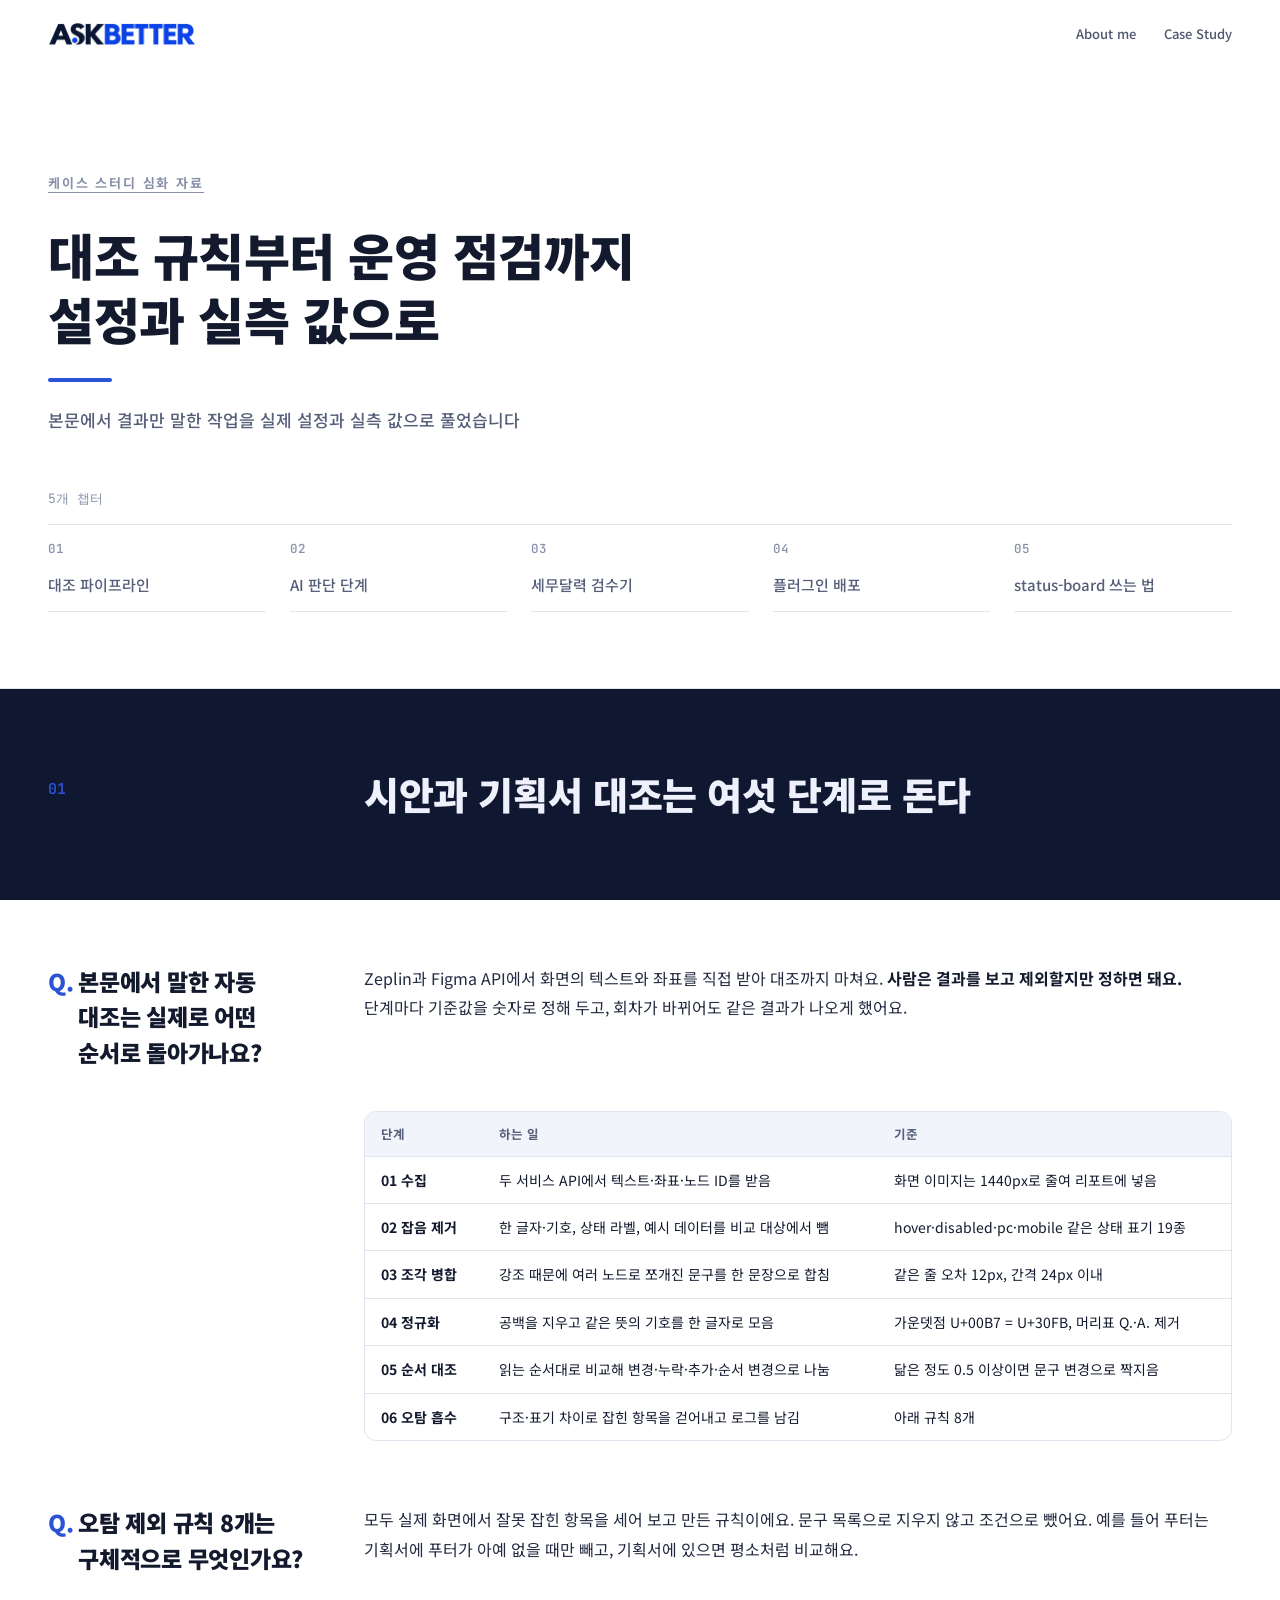
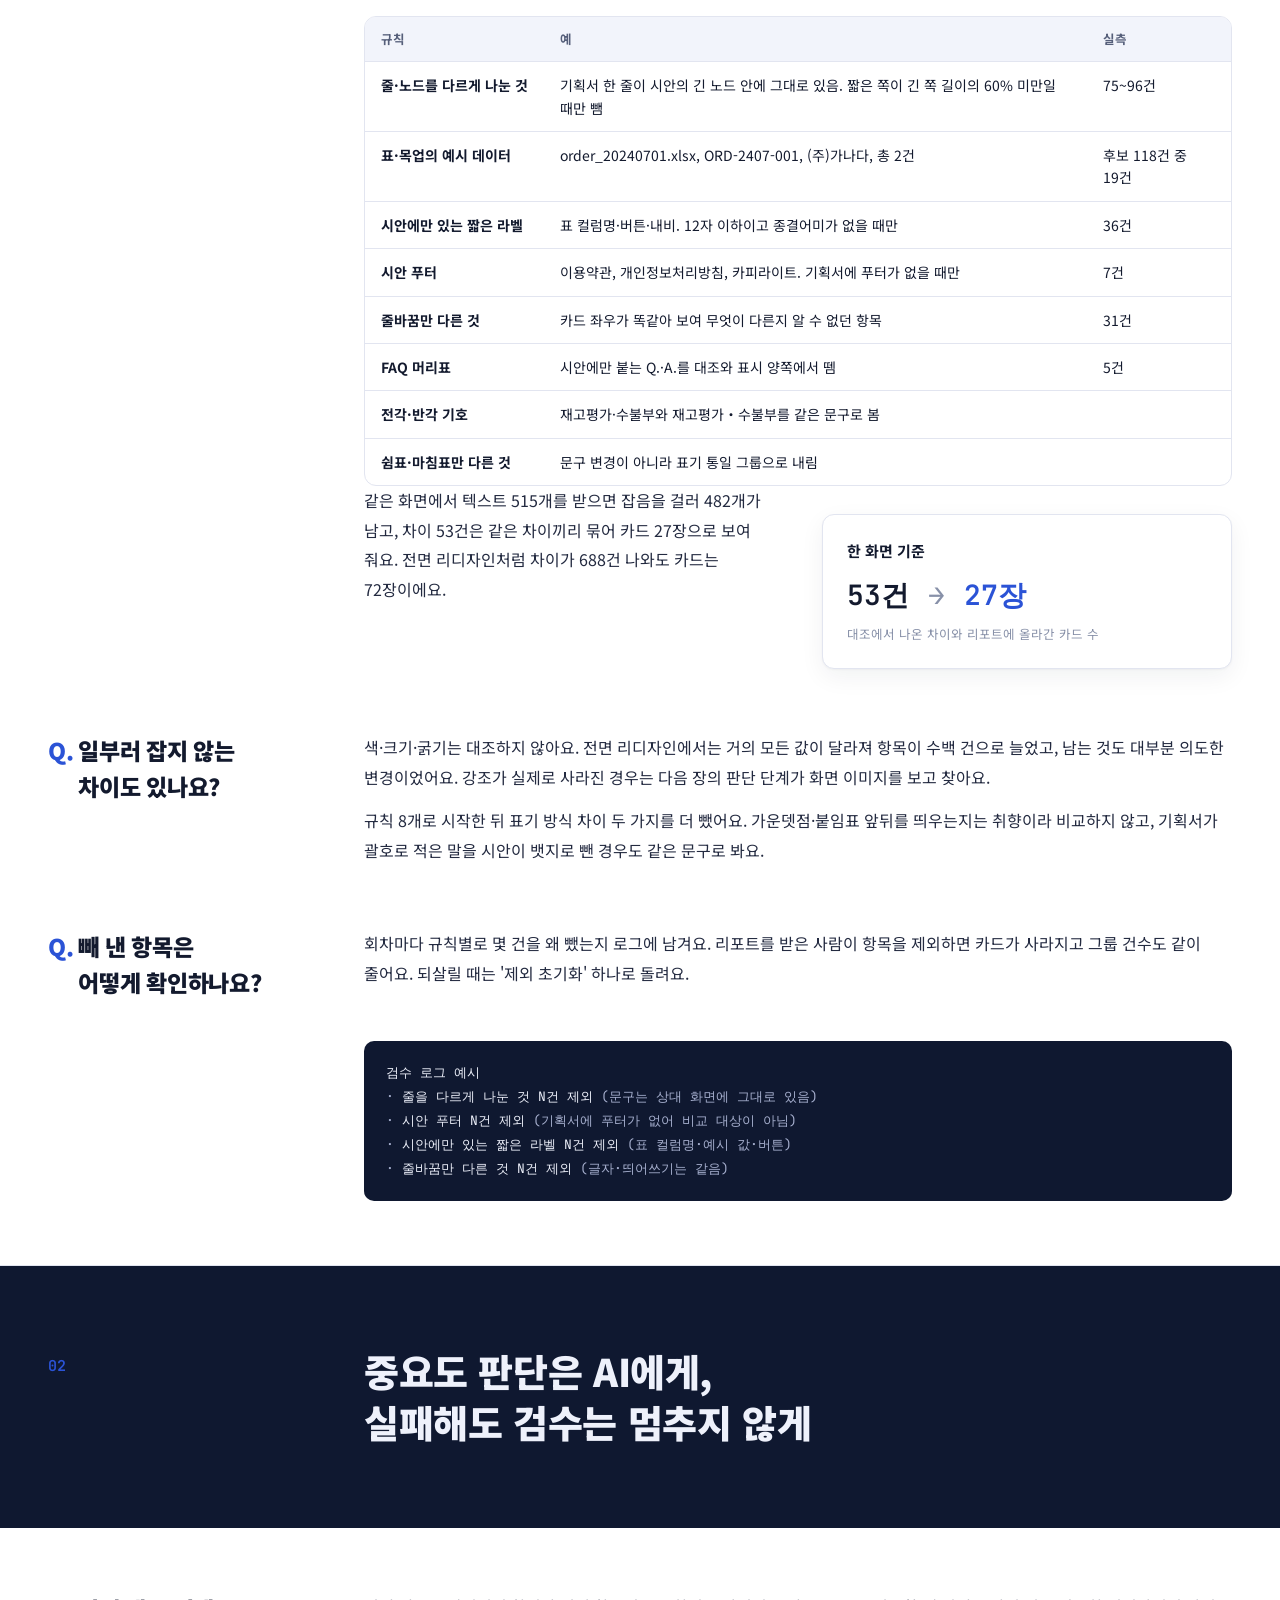
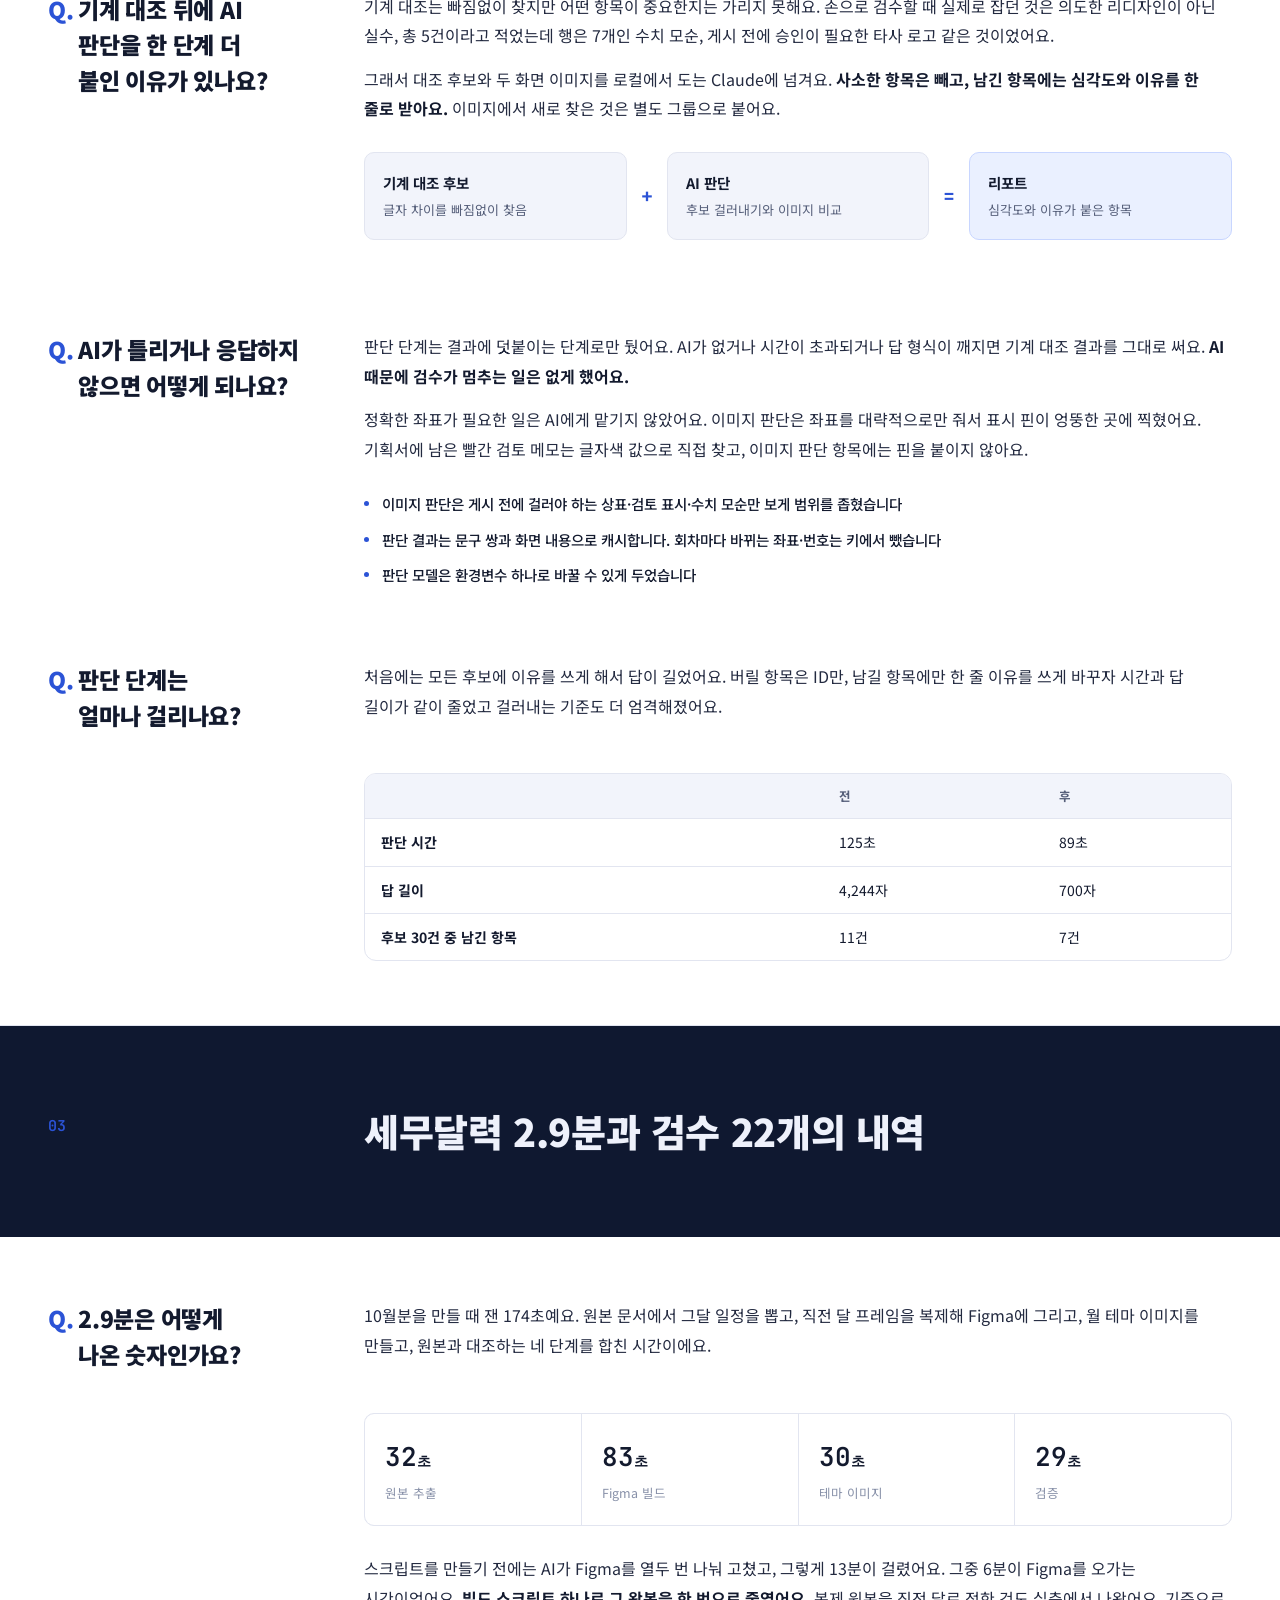
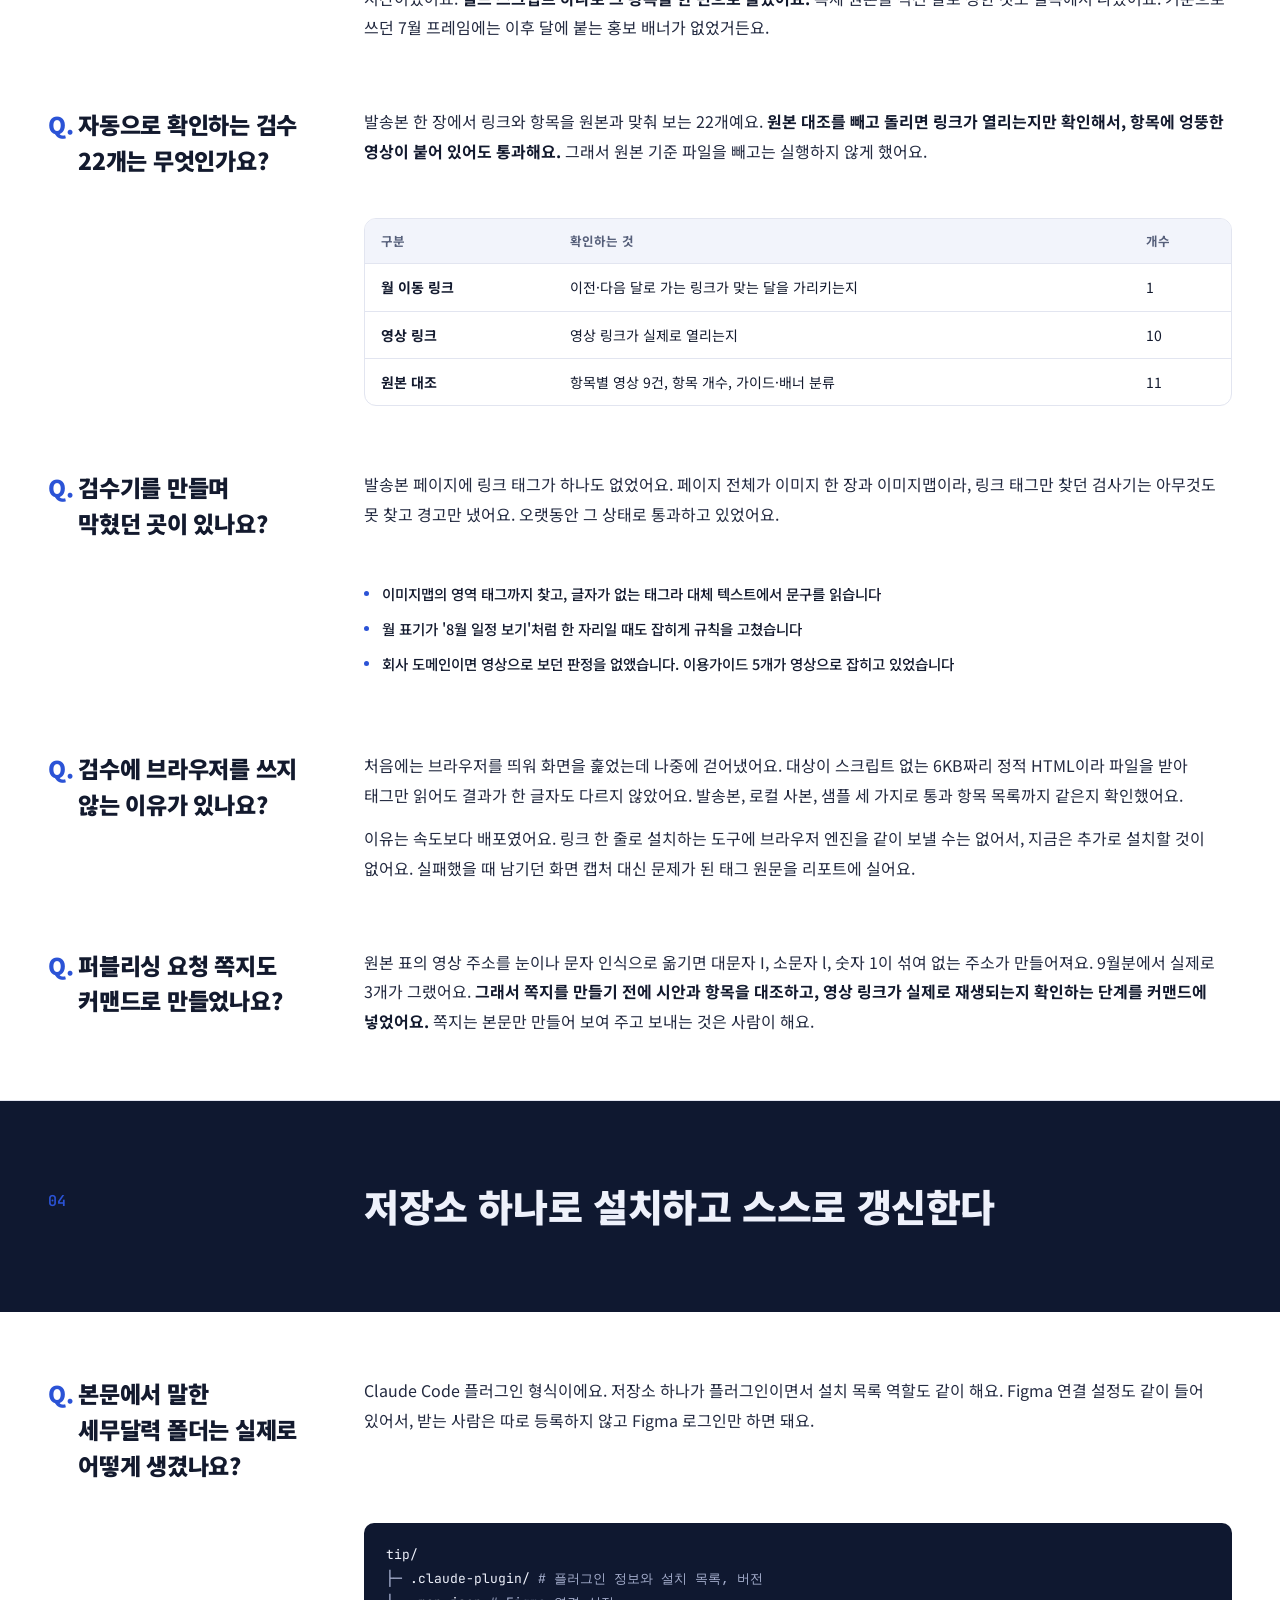
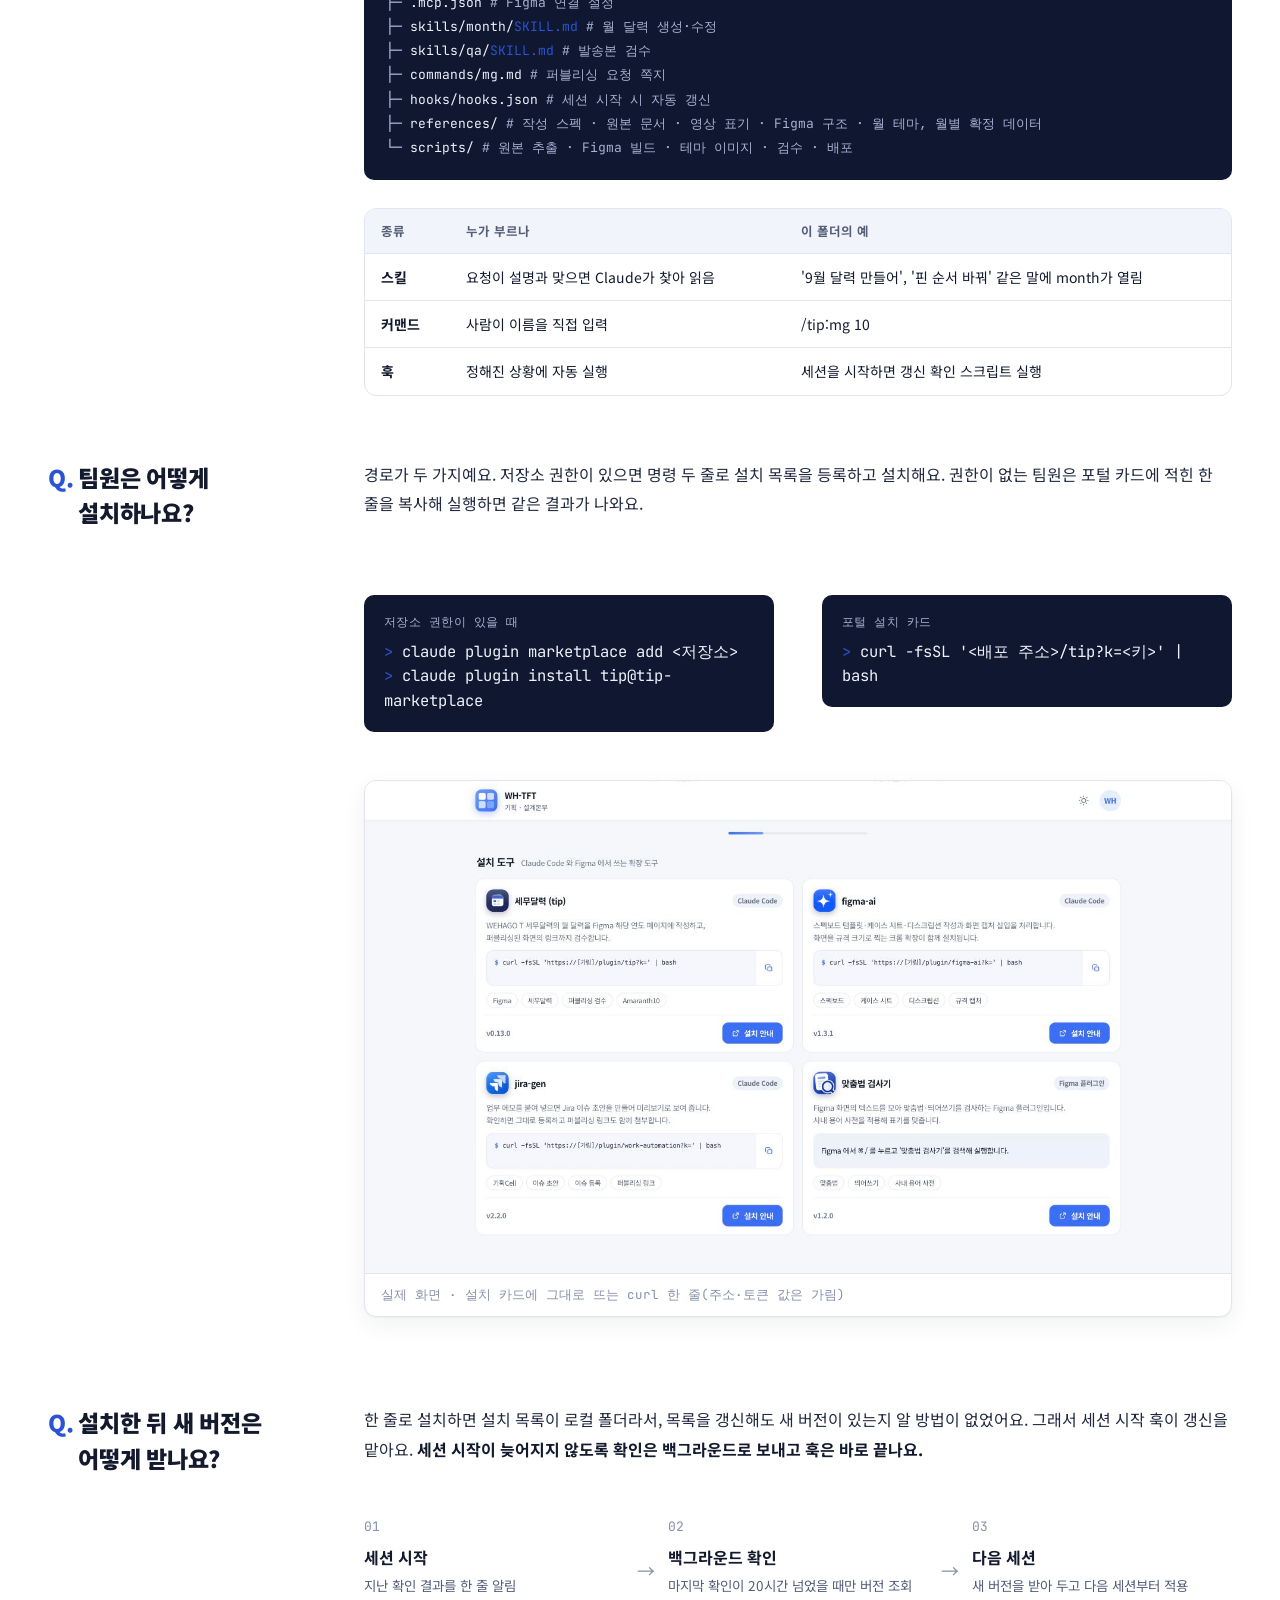
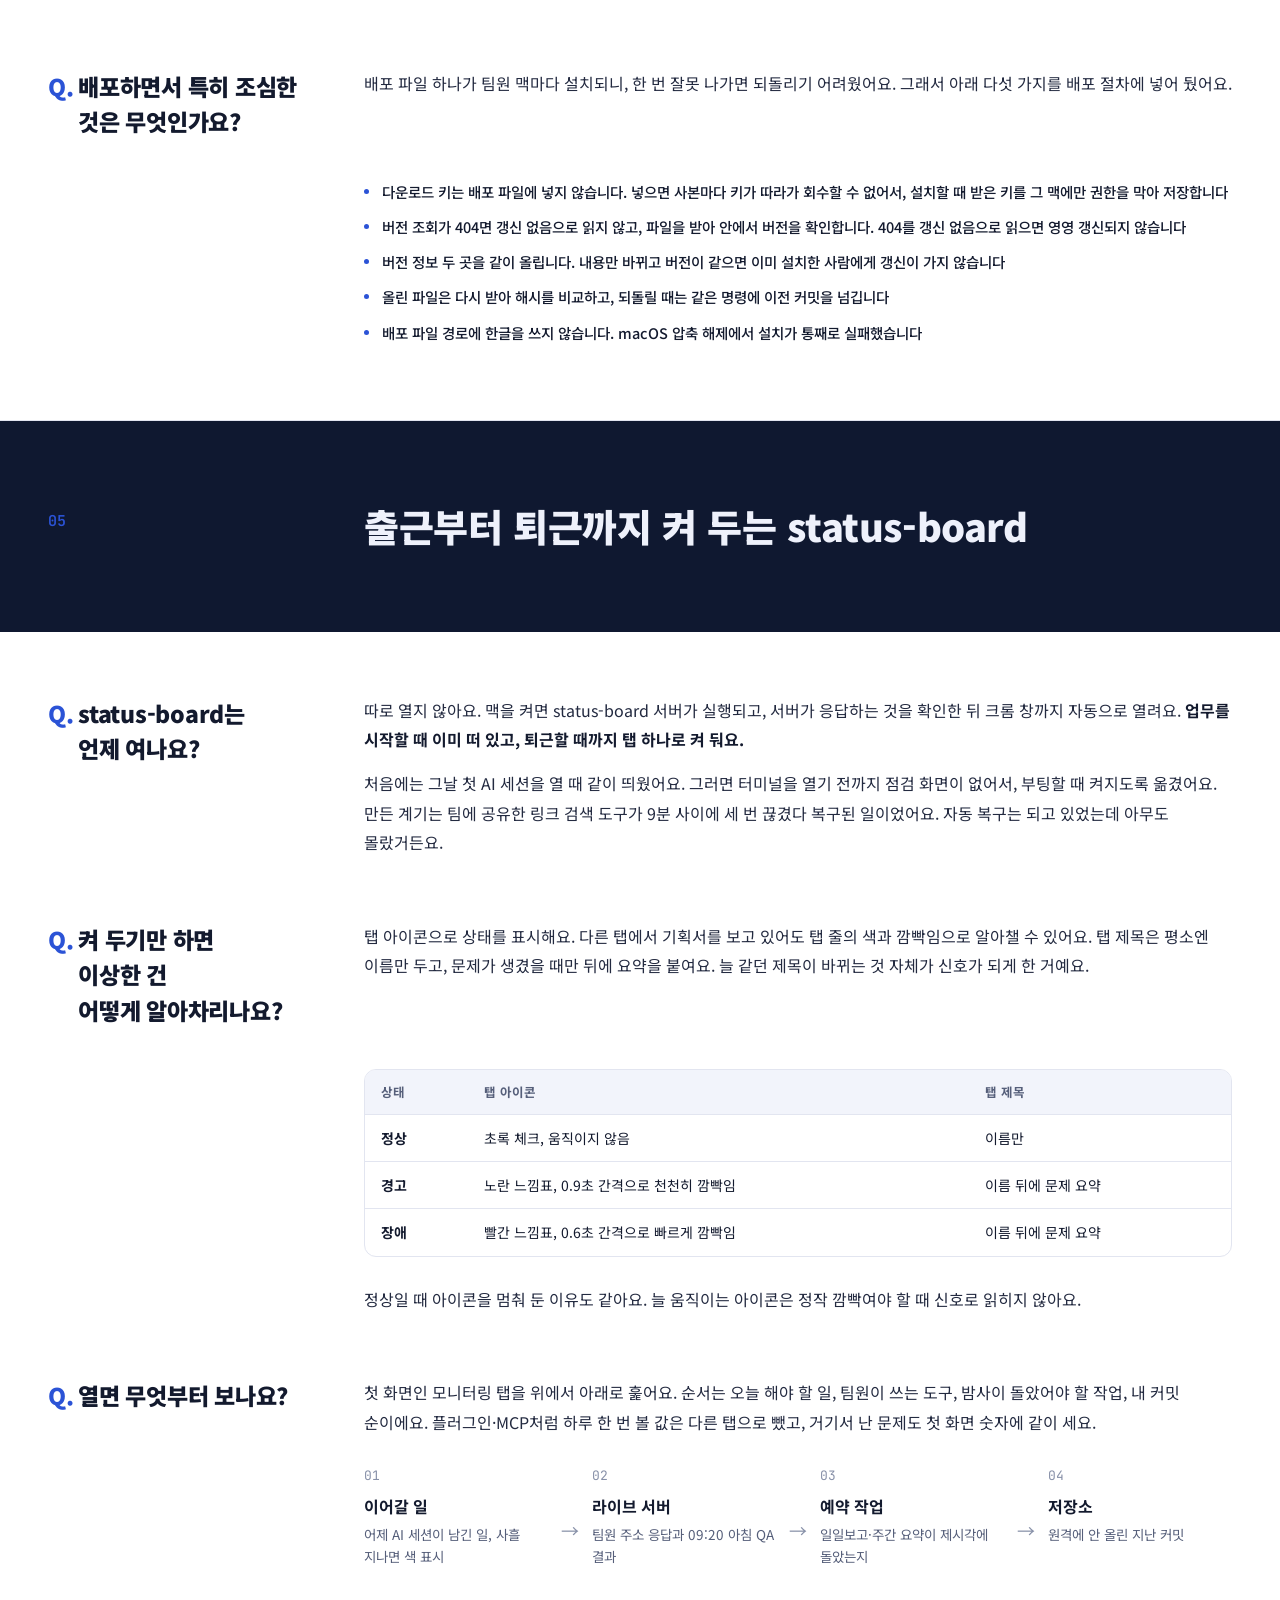
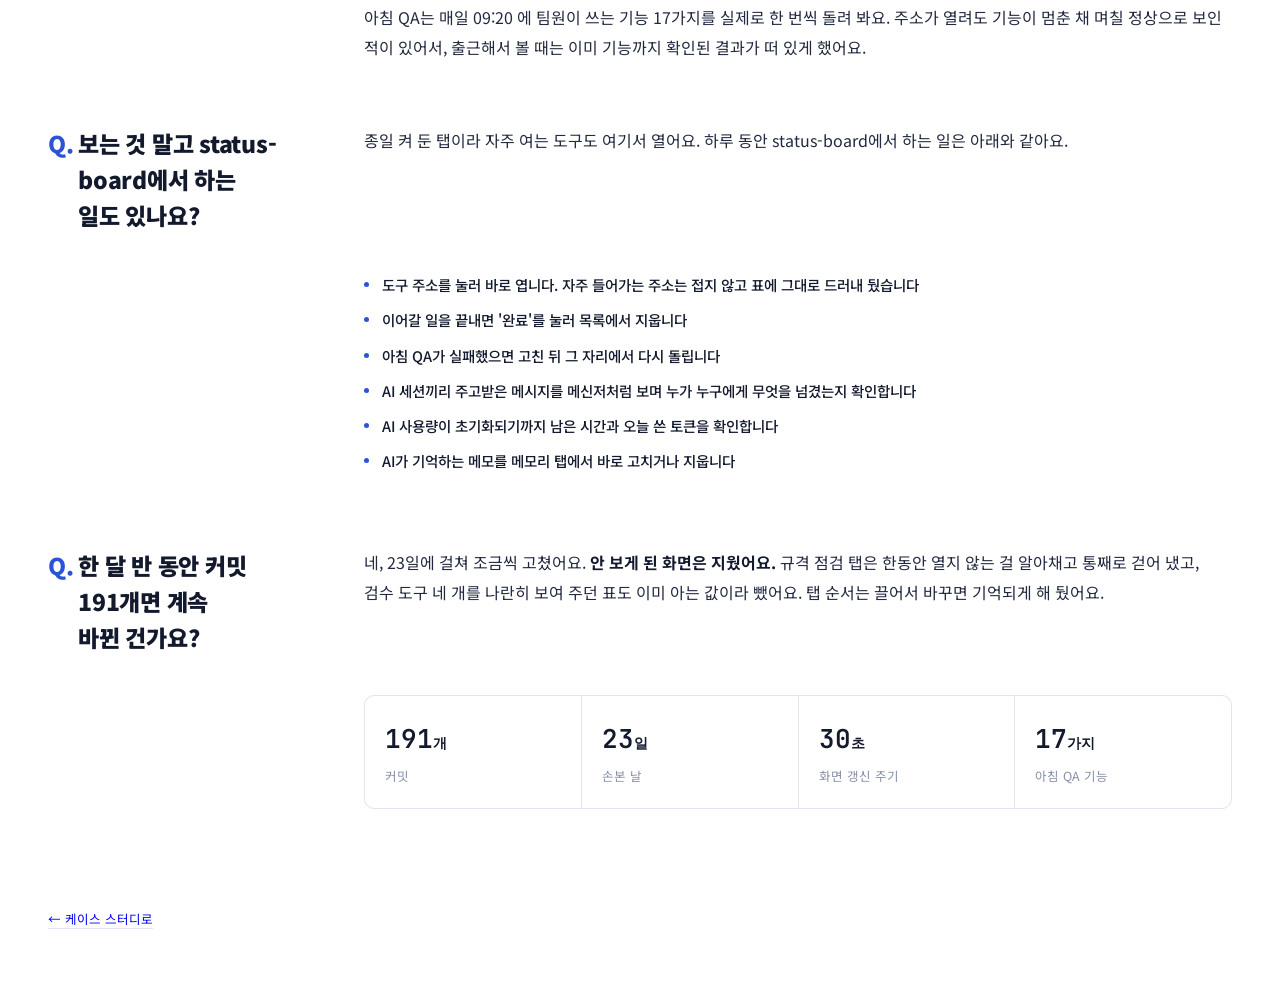
<file: deep-dive.html>
<!doctype html>
<html lang="ko" data-site-title="advanced.title">
<head>
<meta charset="utf-8">
<meta name="viewport" content="width=device-width, initial-scale=1">
<title>Deep Dive · ASKBETTER</title>
<link rel="icon" href="assets/brand/favicon.ico" sizes="any">
<link rel="icon" type="image/png" sizes="32x32" href="assets/brand/favicon-32.png">
<link rel="icon" type="image/svg+xml" href="assets/brand/favicon.svg">
<link rel="apple-touch-icon" href="assets/brand/favicon-180.png">
<link rel="stylesheet" href="assets/story.css">
<link rel="stylesheet" href="assets/nav.css">
</head>
<body>
<article>

  <nav class="nav" id="nav">
    <div class="page">
      <a class="id" href="index.html"><img src="assets/brand/askbetter-logo.svg" alt="ASKBETTER"></a>
      <div class="links">
        <a href="index.html#about" data-site="nav.about">About me</a>
        <a href="case-study.html" data-site-href="story.href" data-site="nav.story">Case Study</a>
      </div>
    </div>
  </nav>

  <!-- Cover -->
  <section class="cover">
    <div class="wrap narrow">
      <div class="brand"><a href="case-study.html" data-site-href="story.href">케이스 스터디 심화 자료</a></div>
      <h1>대조 규칙부터 운영 점검까지<br>설정과 실측 값으로</h1>
      <div class="rule"></div>
      <p class="sub">본문에서 결과만 말한 작업을 실제 설정과 실측 값으로 풀었습니다</p>
      <nav class="toc" aria-label="목차">
        <div class="toc-head">5개 챕터</div>
        <ol>
          <li><a href="#ch1"><span class="n">01</span>대조 파이프라인</a></li>
          <li><a href="#ch2"><span class="n">02</span>AI 판단 단계</a></li>
          <li><a href="#ch3"><span class="n">03</span>세무달력 검수기</a></li>
          <li><a href="#ch4"><span class="n">04</span>플러그인 배포</a></li>
          <li><a href="#ch5"><span class="n">05</span>status-board 쓰는 법</a></li>
        </ol>
      </nav>
    </div>
  </section>

  <!-- 01 -->
  <section class="chapter" id="ch1">
    <div class="wrap narrow">
      <div class="num">01</div>
      <div><h2>시안과 기획서 대조는 여섯 단계로 돈다</h2></div>
    </div>
  </section>

  <section class="section">
    <div class="wrap narrow">
      <h3 class="q">본문에서 말한 자동 대조는 실제로 어떤 순서로 돌아가나요?</h3>
      <div class="a">
        <p>Zeplin과 Figma API에서 화면의 텍스트와 좌표를 직접 받아 대조까지 마쳐요. <strong>사람은 결과를 보고 제외할지만 정하면 돼요.</strong> 단계마다 기준값을 숫자로 정해 두고, 회차가 바뀌어도 같은 결과가 나오게 했어요.</p>
      </div>
      <div class="tbl-wrap">
        <table>
          <thead><tr><th>단계</th><th>하는 일</th><th>기준</th></tr></thead>
          <tbody>
            <tr><td class="nm">01 수집</td><td>두 서비스 API에서 텍스트·좌표·노드 ID를 받음</td><td>화면 이미지는 1440px로 줄여 리포트에 넣음</td></tr>
            <tr><td class="nm">02 잡음 제거</td><td>한 글자·기호, 상태 라벨, 예시 데이터를 비교 대상에서 뺌</td><td>hover·disabled·pc·mobile 같은 상태 표기 19종</td></tr>
            <tr><td class="nm">03 조각 병합</td><td>강조 때문에 여러 노드로 쪼개진 문구를 한 문장으로 합침</td><td>같은 줄 오차 12px, 간격 24px 이내</td></tr>
            <tr><td class="nm">04 정규화</td><td>공백을 지우고 같은 뜻의 기호를 한 글자로 모음</td><td>가운뎃점 U+00B7 = U+30FB, 머리표 Q.·A. 제거</td></tr>
            <tr><td class="nm">05 순서 대조</td><td>읽는 순서대로 비교해 변경·누락·추가·순서 변경으로 나눔</td><td>닮은 정도 0.5 이상이면 문구 변경으로 짝지음</td></tr>
            <tr><td class="nm">06 오탐 흡수</td><td>구조·표기 차이로 잡힌 항목을 걷어내고 로그를 남김</td><td>아래 규칙 8개</td></tr>
          </tbody>
        </table>
      </div>

      <h3 class="q">오탐 제외 규칙 8개는 구체적으로 무엇인가요?</h3>
      <div class="a">
        <p>모두 실제 화면에서 잘못 잡힌 항목을 세어 보고 만든 규칙이에요. 문구 목록으로 지우지 않고 조건으로 뺐어요. 예를 들어 푸터는 기획서에 푸터가 아예 없을 때만 빼고, 기획서에 있으면 평소처럼 비교해요.</p>
      </div>
      <div class="tbl-wrap">
        <table>
          <thead><tr><th>규칙</th><th>예</th><th>실측</th></tr></thead>
          <tbody>
            <tr><td class="nm">줄·노드를 다르게 나눈 것</td><td>기획서 한 줄이 시안의 긴 노드 안에 그대로 있음. 짧은 쪽이 긴 쪽 길이의 60% 미만일 때만 뺌</td><td>75~96건</td></tr>
            <tr><td class="nm">표·목업의 예시 데이터</td><td>order_20240701.xlsx, ORD-2407-001, (주)가나다, 총 2건</td><td>후보 118건 중 19건</td></tr>
            <tr><td class="nm">시안에만 있는 짧은 라벨</td><td>표 컬럼명·버튼·내비. 12자 이하이고 종결어미가 없을 때만</td><td>36건</td></tr>
            <tr><td class="nm">시안 푸터</td><td>이용약관, 개인정보처리방침, 카피라이트. 기획서에 푸터가 없을 때만</td><td>7건</td></tr>
            <tr><td class="nm">줄바꿈만 다른 것</td><td>카드 좌우가 똑같아 보여 무엇이 다른지 알 수 없던 항목</td><td>31건</td></tr>
            <tr><td class="nm">FAQ 머리표</td><td>시안에만 붙는 Q.·A.를 대조와 표시 양쪽에서 뗌</td><td>5건</td></tr>
            <tr><td class="nm">전각·반각 기호</td><td>재고평가·수불부와 재고평가・수불부를 같은 문구로 봄</td><td></td></tr>
            <tr><td class="nm">쉼표·마침표만 다른 것</td><td>문구 변경이 아니라 표기 통일 그룹으로 내림</td><td></td></tr>
          </tbody>
        </table>
      </div>
      <div class="cols-2">
        <div class="a">
          <p>같은 화면에서 텍스트 515개를 받으면 잡음을 걸러 482개가 남고, 차이 53건은 같은 차이끼리 묶어 카드 27장으로 보여 줘요. 전면 리디자인처럼 차이가 688건 나와도 카드는 72장이에요.</p>
        </div>
        <div class="card">
          <div class="h">한 화면 기준</div>
          <div class="n mono">53건 <span class="arrow">→</span> <span class="to">27장</span></div>
          <div class="cap">대조에서 나온 차이와 리포트에 올라간 카드 수</div>
        </div>
      </div>

      <h3 class="q">일부러 잡지 않는 차이도 있나요?</h3>
      <div class="a">
        <p>색·크기·굵기는 대조하지 않아요. 전면 리디자인에서는 거의 모든 값이 달라져 항목이 수백 건으로 늘었고, 남는 것도 대부분 의도한 변경이었어요. 강조가 실제로 사라진 경우는 다음 장의 판단 단계가 화면 이미지를 보고 찾아요.</p>
        <p>규칙 8개로 시작한 뒤 표기 방식 차이 두 가지를 더 뺐어요. 가운뎃점·붙임표 앞뒤를 띄우는지는 취향이라 비교하지 않고, 기획서가 괄호로 적은 말을 시안이 뱃지로 뺀 경우도 같은 문구로 봐요.</p>
      </div>

      <h3 class="q">빼 낸 항목은 어떻게 확인하나요?</h3>
      <div class="a">
        <p>회차마다 규칙별로 몇 건을 왜 뺐는지 로그에 남겨요. 리포트를 받은 사람이 항목을 제외하면 카드가 사라지고 그룹 건수도 같이 줄어요. 되살릴 때는 '제외 초기화' 하나로 돌려요.</p>
      </div>
      <div class="tree">검수 로그 예시<br>
      <span class="dim">·</span> 줄을 다르게 나눈 것 N건 제외 <span class="dim">(문구는 상대 화면에 그대로 있음)</span><br>
      <span class="dim">·</span> 시안 푸터 N건 제외 <span class="dim">(기획서에 푸터가 없어 비교 대상이 아님)</span><br>
      <span class="dim">·</span> 시안에만 있는 짧은 라벨 N건 제외 <span class="dim">(표 컬럼명·예시 값·버튼)</span><br>
      <span class="dim">·</span> 줄바꿈만 다른 것 N건 제외 <span class="dim">(글자·띄어쓰기는 같음)</span></div>
    </div>
  </section>

  <!-- 02 -->
  <section class="chapter" id="ch2">
    <div class="wrap narrow">
      <div class="num">02</div>
      <div><h2>중요도 판단은 AI에게, 실패해도 검수는 멈추지 않게</h2></div>
    </div>
  </section>

  <section class="section">
    <div class="wrap narrow">
      <h3 class="q">기계 대조 뒤에 AI 판단을 한 단계 더 붙인 이유가 있나요?</h3>
      <div class="a">
        <p>기계 대조는 빠짐없이 찾지만 어떤 항목이 중요한지는 가리지 못해요. 손으로 검수할 때 실제로 잡던 것은 의도한 리디자인이 아닌 실수, 총 5건이라고 적었는데 행은 7개인 수치 모순, 게시 전에 승인이 필요한 타사 로고 같은 것이었어요.</p>
        <p>그래서 대조 후보와 두 화면 이미지를 로컬에서 도는 Claude에 넘겨요. <strong>사소한 항목은 빼고, 남긴 항목에는 심각도와 이유를 한 줄로 받아요.</strong> 이미지에서 새로 찾은 것은 별도 그룹으로 붙어요.</p>
      </div>
      <div class="formula">
        <div class="box"><div class="t">기계 대조 후보</div><div class="d">글자 차이를 빠짐없이 찾음</div></div>
        <div class="op">+</div>
        <div class="box"><div class="t">AI 판단</div><div class="d">후보 걸러내기와 이미지 비교</div></div>
        <div class="op">=</div>
        <div class="box result"><div class="t">리포트</div><div class="d">심각도와 이유가 붙은 항목</div></div>
      </div>

      <h3 class="q">AI가 틀리거나 응답하지 않으면 어떻게 되나요?</h3>
      <div class="a">
        <p>판단 단계는 결과에 덧붙이는 단계로만 뒀어요. AI가 없거나 시간이 초과되거나 답 형식이 깨지면 기계 대조 결과를 그대로 써요. <strong>AI 때문에 검수가 멈추는 일은 없게 했어요.</strong></p>
        <p>정확한 좌표가 필요한 일은 AI에게 맡기지 않았어요. 이미지 판단은 좌표를 대략적으로만 줘서 표시 핀이 엉뚱한 곳에 찍혔어요. 기획서에 남은 빨간 검토 메모는 글자색 값으로 직접 찾고, 이미지 판단 항목에는 핀을 붙이지 않아요.</p>
      </div>
      <ul class="bullets strong">
        <li>이미지 판단은 게시 전에 걸러야 하는 상표·검토 표시·수치 모순만 보게 범위를 좁혔습니다</li>
        <li>판단 결과는 문구 쌍과 화면 내용으로 캐시합니다. 회차마다 바뀌는 좌표·번호는 키에서 뺐습니다</li>
        <li>판단 모델은 환경변수 하나로 바꿀 수 있게 두었습니다</li>
      </ul>

      <h3 class="q">판단 단계는 얼마나 걸리나요?</h3>
      <div class="a">
        <p>처음에는 모든 후보에 이유를 쓰게 해서 답이 길었어요. 버릴 항목은 ID만, 남길 항목에만 한 줄 이유를 쓰게 바꾸자 시간과 답 길이가 같이 줄었고 걸러내는 기준도 더 엄격해졌어요.</p>
      </div>
      <div class="tbl-wrap">
        <table>
          <thead><tr><th></th><th>전</th><th>후</th></tr></thead>
          <tbody>
            <tr><td class="nm">판단 시간</td><td>125초</td><td>89초</td></tr>
            <tr><td class="nm">답 길이</td><td>4,244자</td><td>700자</td></tr>
            <tr><td class="nm">후보 30건 중 남긴 항목</td><td>11건</td><td>7건</td></tr>
          </tbody>
        </table>
      </div>
    </div>
  </section>

  <!-- 03 -->
  <section class="chapter" id="ch3">
    <div class="wrap narrow">
      <div class="num">03</div>
      <div><h2>세무달력 2.9분과 검수 22개의 내역</h2></div>
    </div>
  </section>

  <section class="section">
    <div class="wrap narrow">
      <h3 class="q">2.9분은 어떻게 나온 숫자인가요?</h3>
      <div class="a">
        <p>10월분을 만들 때 잰 174초예요. 원본 문서에서 그달 일정을 뽑고, 직전 달 프레임을 복제해 Figma에 그리고, 월 테마 이미지를 만들고, 원본과 대조하는 네 단계를 합친 시간이에요.</p>
      </div>
      <div class="stat-strip">
        <div class="stat"><div class="n">32<span class="unit">초</span></div><div class="l">원본 추출</div></div>
        <div class="stat"><div class="n">83<span class="unit">초</span></div><div class="l">Figma 빌드</div></div>
        <div class="stat"><div class="n">30<span class="unit">초</span></div><div class="l">테마 이미지</div></div>
        <div class="stat"><div class="n">29<span class="unit">초</span></div><div class="l">검증</div></div>
      </div>
      <div class="a mt28">
        <p>스크립트를 만들기 전에는 AI가 Figma를 열두 번 나눠 고쳤고, 그렇게 13분이 걸렸어요. 그중 6분이 Figma를 오가는 시간이었어요. <strong>빌드 스크립트 하나로 그 왕복을 한 번으로 줄였어요.</strong> 복제 원본을 직전 달로 정한 것도 실측에서 나왔어요. 기준으로 쓰던 7월 프레임에는 이후 달에 붙는 홍보 배너가 없었거든요.</p>
      </div>

      <h3 class="q">자동으로 확인하는 검수 22개는 무엇인가요?</h3>
      <div class="a">
        <p>발송본 한 장에서 링크와 항목을 원본과 맞춰 보는 22개예요. <strong>원본 대조를 빼고 돌리면 링크가 열리는지만 확인해서, 항목에 엉뚱한 영상이 붙어 있어도 통과해요.</strong> 그래서 원본 기준 파일을 빼고는 실행하지 않게 했어요.</p>
      </div>
      <div class="tbl-wrap">
        <table>
          <thead><tr><th>구분</th><th>확인하는 것</th><th>개수</th></tr></thead>
          <tbody>
            <tr><td class="nm">월 이동 링크</td><td>이전·다음 달로 가는 링크가 맞는 달을 가리키는지</td><td>1</td></tr>
            <tr><td class="nm">영상 링크</td><td>영상 링크가 실제로 열리는지</td><td>10</td></tr>
            <tr><td class="nm">원본 대조</td><td>항목별 영상 9건, 항목 개수, 가이드·배너 분류</td><td>11</td></tr>
          </tbody>
        </table>
      </div>

      <h3 class="q">검수기를 만들며 막혔던 곳이 있나요?</h3>
      <div class="a">
        <p>발송본 페이지에 링크 태그가 하나도 없었어요. 페이지 전체가 이미지 한 장과 이미지맵이라, 링크 태그만 찾던 검사기는 아무것도 못 찾고 경고만 냈어요. 오랫동안 그 상태로 통과하고 있었어요.</p>
      </div>
      <ul class="bullets strong">
        <li>이미지맵의 영역 태그까지 찾고, 글자가 없는 태그라 대체 텍스트에서 문구를 읽습니다</li>
        <li>월 표기가 '8월 일정 보기'처럼 한 자리일 때도 잡히게 규칙을 고쳤습니다</li>
        <li>회사 도메인이면 영상으로 보던 판정을 없앴습니다. 이용가이드 5개가 영상으로 잡히고 있었습니다</li>
      </ul>

      <h3 class="q">검수에 브라우저를 쓰지 않는 이유가 있나요?</h3>
      <div class="a">
        <p>처음에는 브라우저를 띄워 화면을 훑었는데 나중에 걷어냈어요. 대상이 스크립트 없는 6KB짜리 정적 HTML이라 파일을 받아 태그만 읽어도 결과가 한 글자도 다르지 않았어요. 발송본, 로컬 사본, 샘플 세 가지로 통과 항목 목록까지 같은지 확인했어요.</p>
        <p>이유는 속도보다 배포였어요. 링크 한 줄로 설치하는 도구에 브라우저 엔진을 같이 보낼 수는 없어서, 지금은 추가로 설치할 것이 없어요. 실패했을 때 남기던 화면 캡처 대신 문제가 된 태그 원문을 리포트에 실어요.</p>
      </div>

      <h3 class="q">퍼블리싱 요청 쪽지도 커맨드로 만들었나요?</h3>
      <div class="a">
        <p>원본 표의 영상 주소를 눈이나 문자 인식으로 옮기면 대문자 I, 소문자 l, 숫자 1이 섞여 없는 주소가 만들어져요. 9월분에서 실제로 3개가 그랬어요. <strong>그래서 쪽지를 만들기 전에 시안과 항목을 대조하고, 영상 링크가 실제로 재생되는지 확인하는 단계를 커맨드에 넣었어요.</strong> 쪽지는 본문만 만들어 보여 주고 보내는 것은 사람이 해요.</p>
      </div>
    </div>
  </section>

  <!-- 04 -->
  <section class="chapter" id="ch4">
    <div class="wrap narrow">
      <div class="num">04</div>
      <div><h2>저장소 하나로 설치하고 스스로 갱신한다</h2></div>
    </div>
  </section>

  <section class="section">
    <div class="wrap narrow">
      <h3 class="q">본문에서 말한 세무달력 폴더는 실제로 어떻게 생겼나요?</h3>
      <div class="a">
        <p>Claude Code 플러그인 형식이에요. 저장소 하나가 플러그인이면서 설치 목록 역할도 같이 해요. Figma 연결 설정도 같이 들어 있어서, 받는 사람은 따로 등록하지 않고 Figma 로그인만 하면 돼요.</p>
      </div>
      <div class="tree">tip/<br>
      <span class="dim">├─</span> .claude-plugin/ <span class="dim"># 플러그인 정보와 설치 목록, 버전</span><br>
      <span class="dim">├─</span> .mcp.json <span class="dim"># Figma 연결 설정</span><br>
      <span class="dim">├─</span> skills/month/<span class="hi">SKILL.md</span> <span class="dim"># 월 달력 생성·수정</span><br>
      <span class="dim">├─</span> skills/qa/<span class="hi">SKILL.md</span> <span class="dim"># 발송본 검수</span><br>
      <span class="dim">├─</span> commands/mg.md <span class="dim"># 퍼블리싱 요청 쪽지</span><br>
      <span class="dim">├─</span> hooks/hooks.json <span class="dim"># 세션 시작 시 자동 갱신</span><br>
      <span class="dim">├─</span> references/ <span class="dim"># 작성 스펙 · 원본 문서 · 영상 표기 · Figma 구조 · 월 테마, 월별 확정 데이터</span><br>
      <span class="dim">└─</span> scripts/ <span class="dim"># 원본 추출 · Figma 빌드 · 테마 이미지 · 검수 · 배포</span></div>
      <div class="tbl-wrap mt28">
        <table>
          <thead><tr><th>종류</th><th>누가 부르나</th><th>이 폴더의 예</th></tr></thead>
          <tbody>
            <tr><td class="nm">스킬</td><td>요청이 설명과 맞으면 Claude가 찾아 읽음</td><td>'9월 달력 만들어', '핀 순서 바꿔' 같은 말에 month가 열림</td></tr>
            <tr><td class="nm">커맨드</td><td>사람이 이름을 직접 입력</td><td>/tip:mg 10</td></tr>
            <tr><td class="nm">훅</td><td>정해진 상황에 자동 실행</td><td>세션을 시작하면 갱신 확인 스크립트 실행</td></tr>
          </tbody>
        </table>
      </div>

      <h3 class="q">팀원은 어떻게 설치하나요?</h3>
      <div class="a">
        <p>경로가 두 가지예요. 저장소 권한이 있으면 명령 두 줄로 설치 목록을 등록하고 설치해요. 권한이 없는 팀원은 포털 카드에 적힌 한 줄을 복사해 실행하면 같은 결과가 나와요.</p>
      </div>
      <div class="cols-2">
        <div class="prompt">
          <div class="label">저장소 권한이 있을 때</div>
          <div class="cmd">claude plugin marketplace add &lt;저장소&gt;</div>
          <div class="cmd">claude plugin install tip@tip-marketplace</div>
        </div>
        <div class="prompt">
          <div class="label">포털 설치 카드</div>
          <div class="cmd">curl -fsSL '&lt;배포 주소&gt;/tip?k=&lt;키&gt;' | bash</div>
        </div>
      </div>
      <div class="shot">
        <img src="assets/wh-tft-portal-install-tools.jpg" alt="WH-TFT 포털 설치 카드의 curl 명령 실제 화면">
        <div class="cap">실제 화면 · 설치 카드에 그대로 뜨는 curl 한 줄(주소·토큰 값은 가림)</div>
      </div>

      <h3 class="q">설치한 뒤 새 버전은 어떻게 받나요?</h3>
      <div class="a">
        <p>한 줄로 설치하면 설치 목록이 로컬 폴더라서, 목록을 갱신해도 새 버전이 있는지 알 방법이 없었어요. 그래서 세션 시작 훅이 갱신을 맡아요. <strong>세션 시작이 늦어지지 않도록 확인은 백그라운드로 보내고 훅은 바로 끝나요.</strong></p>
      </div>
      <div class="flow">
        <div class="flow-step"><div class="idx">01</div><div class="t">세션 시작</div><div class="d">지난 확인 결과를 한 줄 알림</div></div>
        <div class="flow-arrow">→</div>
        <div class="flow-step"><div class="idx">02</div><div class="t">백그라운드 확인</div><div class="d">마지막 확인이 20시간 넘었을 때만 버전 조회</div></div>
        <div class="flow-arrow">→</div>
        <div class="flow-step"><div class="idx">03</div><div class="t">다음 세션</div><div class="d">새 버전을 받아 두고 다음 세션부터 적용</div></div>
      </div>

      <h3 class="q">배포하면서 특히 조심한 것은 무엇인가요?</h3>
      <div class="a">
        <p>배포 파일 하나가 팀원 맥마다 설치되니, 한 번 잘못 나가면 되돌리기 어려웠어요. 그래서 아래 다섯 가지를 배포 절차에 넣어 뒀어요.</p>
      </div>
      <ul class="bullets strong">
        <li>다운로드 키는 배포 파일에 넣지 않습니다. 넣으면 사본마다 키가 따라가 회수할 수 없어서, 설치할 때 받은 키를 그 맥에만 권한을 막아 저장합니다</li>
        <li>버전 조회가 404면 갱신 없음으로 읽지 않고, 파일을 받아 안에서 버전을 확인합니다. 404를 갱신 없음으로 읽으면 영영 갱신되지 않습니다</li>
        <li>버전 정보 두 곳을 같이 올립니다. 내용만 바뀌고 버전이 같으면 이미 설치한 사람에게 갱신이 가지 않습니다</li>
        <li>올린 파일은 다시 받아 해시를 비교하고, 되돌릴 때는 같은 명령에 이전 커밋을 넘깁니다</li>
        <li>배포 파일 경로에 한글을 쓰지 않습니다. macOS 압축 해제에서 설치가 통째로 실패했습니다</li>
      </ul>
    </div>
  </section>

  <!-- 05 -->
  <section class="chapter" id="ch5">
    <div class="wrap narrow">
      <div class="num">05</div>
      <div><h2>출근부터 퇴근까지 켜 두는 status-board</h2></div>
    </div>
  </section>

  <section class="section" style="border-bottom:none;">
    <div class="wrap narrow">
      <h3 class="q">status-board는 언제 여나요?</h3>
      <div class="a">
        <p>따로 열지 않아요. 맥을 켜면 status-board 서버가 실행되고, 서버가 응답하는 것을 확인한 뒤 크롬 창까지 자동으로 열려요. <strong>업무를 시작할 때 이미 떠 있고, 퇴근할 때까지 탭 하나로 켜 둬요.</strong></p>
        <p>처음에는 그날 첫 AI 세션을 열 때 같이 띄웠어요. 그러면 터미널을 열기 전까지 점검 화면이 없어서, 부팅할 때 켜지도록 옮겼어요. 만든 계기는 팀에 공유한 링크 검색 도구가 9분 사이에 세 번 끊겼다 복구된 일이었어요. 자동 복구는 되고 있었는데 아무도 몰랐거든요.</p>
      </div>

      <h3 class="q">켜 두기만 하면 이상한 건 어떻게 알아차리나요?</h3>
      <div class="a">
        <p>탭 아이콘으로 상태를 표시해요. 다른 탭에서 기획서를 보고 있어도 탭 줄의 색과 깜빡임으로 알아챌 수 있어요. 탭 제목은 평소엔 이름만 두고, 문제가 생겼을 때만 뒤에 요약을 붙여요. 늘 같던 제목이 바뀌는 것 자체가 신호가 되게 한 거예요.</p>
      </div>
      <div class="tbl-wrap">
        <table>
          <thead><tr><th>상태</th><th>탭 아이콘</th><th>탭 제목</th></tr></thead>
          <tbody>
            <tr><td class="nm">정상</td><td>초록 체크, 움직이지 않음</td><td>이름만</td></tr>
            <tr><td class="nm">경고</td><td>노란 느낌표, 0.9초 간격으로 천천히 깜빡임</td><td>이름 뒤에 문제 요약</td></tr>
            <tr><td class="nm">장애</td><td>빨간 느낌표, 0.6초 간격으로 빠르게 깜빡임</td><td>이름 뒤에 문제 요약</td></tr>
          </tbody>
        </table>
      </div>
      <div class="a mt28">
        <p>정상일 때 아이콘을 멈춰 둔 이유도 같아요. 늘 움직이는 아이콘은 정작 깜빡여야 할 때 신호로 읽히지 않아요.</p>
      </div>

      <h3 class="q">열면 무엇부터 보나요?</h3>
      <div class="a">
        <p>첫 화면인 모니터링 탭을 위에서 아래로 훑어요. 순서는 오늘 해야 할 일, 팀원이 쓰는 도구, 밤사이 돌았어야 할 작업, 내 커밋 순이에요. 플러그인·MCP처럼 하루 한 번 볼 값은 다른 탭으로 뺐고, 거기서 난 문제도 첫 화면 숫자에 같이 세요.</p>
      </div>
      <div class="flow">
        <div class="flow-step"><div class="idx">01</div><div class="t">이어갈 일</div><div class="d">어제 AI 세션이 남긴 일, 사흘 지나면 색 표시</div></div>
        <div class="flow-arrow">→</div>
        <div class="flow-step"><div class="idx">02</div><div class="t">라이브 서버</div><div class="d">팀원 주소 응답과 09:20 아침 QA 결과</div></div>
        <div class="flow-arrow">→</div>
        <div class="flow-step"><div class="idx">03</div><div class="t">예약 작업</div><div class="d">일일보고·주간 요약이 제시각에 돌았는지</div></div>
        <div class="flow-arrow">→</div>
        <div class="flow-step"><div class="idx">04</div><div class="t">저장소</div><div class="d">원격에 안 올린 지난 커밋</div></div>
      </div>
      <div class="a mt28">
        <p>아침 QA는 매일 09:20 에 팀원이 쓰는 기능 17가지를 실제로 한 번씩 돌려 봐요. 주소가 열려도 기능이 멈춘 채 며칠 정상으로 보인 적이 있어서, 출근해서 볼 때는 이미 기능까지 확인된 결과가 떠 있게 했어요.</p>
      </div>

      <h3 class="q">보는 것 말고 status-board에서 하는 일도 있나요?</h3>
      <div class="a">
        <p>종일 켜 둔 탭이라 자주 여는 도구도 여기서 열어요. 하루 동안 status-board에서 하는 일은 아래와 같아요.</p>
      </div>
      <ul class="bullets strong">
        <li>도구 주소를 눌러 바로 엽니다. 자주 들어가는 주소는 접지 않고 표에 그대로 드러내 뒀습니다</li>
        <li>이어갈 일을 끝내면 '완료'를 눌러 목록에서 지웁니다</li>
        <li>아침 QA가 실패했으면 고친 뒤 그 자리에서 다시 돌립니다</li>
        <li>AI 세션끼리 주고받은 메시지를 메신저처럼 보며 누가 누구에게 무엇을 넘겼는지 확인합니다</li>
        <li>AI 사용량이 초기화되기까지 남은 시간과 오늘 쓴 토큰을 확인합니다</li>
        <li>AI가 기억하는 메모를 메모리 탭에서 바로 고치거나 지웁니다</li>
      </ul>

      <h3 class="q">한 달 반 동안 커밋 191개면 계속 바뀐 건가요?</h3>
      <div class="a">
        <p>네, 23일에 걸쳐 조금씩 고쳤어요. <strong>안 보게 된 화면은 지웠어요.</strong> 규격 점검 탭은 한동안 열지 않는 걸 알아채고 통째로 걷어 냈고, 검수 도구 네 개를 나란히 보여 주던 표도 이미 아는 값이라 뺐어요. 탭 순서는 끌어서 바꾸면 기억되게 해 뒀어요.</p>
      </div>
      <div class="stat-strip">
        <div class="stat"><div class="n">191<span class="unit">개</span></div><div class="l">커밋</div></div>
        <div class="stat"><div class="n">23<span class="unit">일</span></div><div class="l">손본 날</div></div>
        <div class="stat"><div class="n">30<span class="unit">초</span></div><div class="l">화면 갱신 주기</div></div>
        <div class="stat"><div class="n">17<span class="unit">가지</span></div><div class="l">아침 QA 기능</div></div>
      </div>
    </div>
  </section>

  <footer class="pagefoot">
    <div class="wrap narrow">
      <span><a href="case-study.html" data-site-href="story.href">← 케이스 스터디로</a></span>
    </div>
  </footer>

</article>
<script src="assets/site.js"></script>
<script src="assets/nav.js"></script>
</body>
</html>
</file>
<file: assets/nav.css>
/* 하위 페이지 공용 헤더. 값은 index.html 헤더와 같게 맞춘다 */
/* 지면 폭과 좌우 여백. 본문도 이 값으로 로고 왼쪽 선에 맞춘다 */
/* 넓은 화면의 본문은 왼쪽 칸(질문·제목)과 오른쪽 칸(답·자료) 두 단이다. 글줄이 오른쪽 선까지 찬다 */
:root{ --page-max:1280px; --page-gut:clamp(20px, 4vw, 48px); --rail:260px; --rail-gap:56px; --rail-min:861px; }
.nav{ position:sticky; top:0; z-index:30; background:rgba(255,255,255,.86); backdrop-filter:saturate(180%) blur(10px);
  border-bottom:1px solid transparent; transition:border-color .4s ease; }
.nav.is-scrolled{ border-bottom-color:rgba(19,26,46,.06); }
.nav .page{ max-width:var(--page-max); margin:0 auto; padding-inline:var(--page-gut);
  display:flex; align-items:center; justify-content:space-between; height:68px; }
.nav .id img{ display:block; width:148px; height:auto; }
.nav .links{ display:flex; gap:28px; font-size:13px; font-weight:500; color:#4e5770; }
.nav .links a{ color:inherit; text-decoration:none; transition:color .2s ease; }
.nav .links a:hover, .nav .links a[aria-current="page"]{ color:#131a2e; }
@media (max-width:640px){ .nav .id img{ width:118px; } .nav .links{ gap:16px; font-size:12.5px; } }
</file>
<file: assets/story.css>
/* 케이스 스터디·Deep Dive 두 글 페이지가 같이 쓰는 스타일. 한 페이지에서만 모양을 바꾸지 않는다 */
@import url('https://fonts.googleapis.com/css2?family=Noto+Sans+KR:wght@400;500;700;900&family=JetBrains+Mono:wght@400;500;600&display=swap');

:root{
  --bg:#ffffff;
  --bg-tint:#f2f4fb;
  --surface:#ffffff;
  --ink:#131a2e;
  --ink-soft:#565f7a;
  --ink-faint:#8790a8;
  --line:#e2e5f0;
  --navy:#0f1830;
  --navy-surface:#16213f;
  --navy-ink:#eef1fb;
  --navy-ink-soft:#a7b0cf;
  --accent:#2b53d6;
  --accent-ink:#2b53d6;
  --accent-soft:#eaf0ff;
  --accent-line:#c8d6ff;
  --good:#1f7a52;
  --coffee:#a9673a;
  --coffee-soft:#f7ece2;
  --coffee-line:#e3c6ae;
  --shadow: 0 1px 2px rgba(19,26,46,0.04), 0 8px 24px rgba(19,26,46,0.06);
}
/* 발표 자료는 다크모드를 쓰지 않음 — 라이트 팔레트로 고정 */

*{box-sizing:border-box;}
html{background:var(--bg);}
body{
  background:var(--bg);
  color:var(--ink);
  font-family:'Noto Sans KR', -apple-system, BlinkMacSystemFont, sans-serif;
  line-height:1.6;
  margin:0;
  word-break:keep-all;
  overflow-wrap:break-word;
}
h1,h2,h3{
  font-family:'Noto Sans KR', sans-serif;
  font-weight:900;
  letter-spacing:-0.01em;
  text-wrap:balance;
  margin:0;
  color:var(--ink);
}
p{margin:0;}
.mono{
  font-family:'JetBrains Mono', ui-monospace, monospace;
  font-variant-numeric: tabular-nums;
}

.wrap{max-width:var(--page-max); margin:0 auto; padding-inline:var(--page-gut);}

.eyebrow{
  font-size:12.5px;
  font-weight:700;
  letter-spacing:0.08em;
  color:var(--accent-ink);
  text-transform:uppercase;
}
.eyebrow.on-dark{ color:var(--accent-ink); }

/* ---------- Cover ---------- */
.cover{
  padding:104px 0 76px;
  border-bottom:1px solid var(--line);
}
.cover .brand{
  font-size:13px; font-weight:700; letter-spacing:0.14em;
  color:var(--ink-faint); margin-bottom:28px;
}
.cover .brand a{ color:inherit; text-decoration:none; border-bottom:1px solid currentColor; }
.cover .brand a:hover{ color:var(--ink); }
.cover h1{
  font-size:clamp(32px, 5vw, 50px);
  line-height:1.28;
  max-width:820px;
}
.cover .rule{
  width:64px; height:4px; background:var(--accent); margin:28px 0 24px; border-radius:2px;
}
.cover .sub{
  font-size:17px; color:var(--ink-soft); max-width:560px; font-weight:500;
}
/* 표지 목차. 챕터 번호를 누르면 그 챕터로 이동한다 */
.cover .toc{ margin-top:56px; }
.cover .toc-head{ font-size:13px; color:var(--ink-faint); font-family:'JetBrains Mono', monospace; margin-bottom:14px; }
/* 넓은 화면은 챕터 수만큼 칸을 나눠 한 줄, 좁은 화면은 한 줄에 하나 */
.cover .toc ol{ list-style:none; margin:0; padding:0; display:grid; grid-auto-flow:column; grid-auto-columns:minmax(0,1fr); column-gap:24px;
  border-top:1px solid var(--line); }
@media (min-width:861px){
  .cover .toc a{ flex-direction:column; gap:8px; padding:18px 0 20px; }
}
@media (max-width:860px){ .cover .toc ol{ grid-auto-flow:row; } }
.cover .toc li{ max-width:none; border-bottom:1px solid var(--line); }
.cover .toc a{ display:flex; gap:14px; align-items:baseline; padding:14px 16px 14px 0; font-size:15px; font-weight:500;
  color:var(--ink-soft); text-decoration:none; transition:color .2s ease; }
.cover .toc a:hover{ color:var(--ink); }
.cover .toc .n{ font-family:'JetBrains Mono', monospace; font-size:12.5px; color:var(--ink-faint); }
.cover .toc a:hover .n{ color:var(--accent-ink); }
/* 챕터로 이동할 때 고정 헤더에 제목이 가리지 않게 한다 */
section.chapter{ scroll-margin-top:84px; }

.stat-strip{
  margin-top:44px; display:grid; grid-template-columns:repeat(4,1fr); gap:1px;
  background:var(--line); border:1px solid var(--line); border-radius:10px; overflow:hidden;
}
.stat{
  background:var(--surface); padding:22px 20px;
}
.stat .n{ font-family:'JetBrains Mono', monospace; font-size:26px; font-weight:600; color:var(--ink); }
.stat .n .unit{ font-size:14px; }
.stat .n .unit-muted{ font-size:15px; color:var(--ink-faint); }
.stat .l{ margin-top:6px; font-size:12.5px; color:var(--ink-faint); }
/* 숫자 강조 표기(2시간→2.9분). .stat .n 과 .card .n 이 같이 쓴다 */
.n .arrow{ color:var(--ink-faint); font-weight:400; margin:0 2px; }
.n .to{ color:var(--accent-ink); }
@media (max-width:760px){ .stat-strip{ grid-template-columns:1fr 1fr; } }

.context-list{ border-top:1px solid var(--line); }
.context-row{
  display:grid; grid-template-columns:88px 1fr; gap:16px;
  padding:16px 0; border-bottom:1px solid var(--line); align-items:baseline;
}
.context-row .k{ font-weight:900; font-size:16px; }
.context-row .v{ color:var(--ink-soft); font-size:14.5px; }

/* ---------- Chapter divider ---------- */
.chapter{
  background:var(--navy); color:var(--navy-ink);
  padding:80px 0;
}
.chapter .wrap{ display:grid; grid-template-columns:auto 1fr; gap:40px; align-items:start; }
.chapter .num{
  font-family:'JetBrains Mono', monospace; font-size:15px; font-weight:600;
  color:var(--accent-ink); padding-top:8px;
}
.chapter h2{
  color:var(--navy-ink); font-size:clamp(26px,3.6vw,38px); line-height:1.34; max-width:700px;
}
.chapter .sub{
  margin-top:16px; color:var(--navy-ink-soft); font-size:15px; max-width:560px; font-weight:500;
}
@media (max-width:640px){ .chapter .wrap{ grid-template-columns:1fr; gap:12px; } }

/* ---------- Section (content) ---------- */
.section{ padding:64px 0; border-bottom:1px solid var(--line); }
.section .kicker{ font-size:12.5px; font-weight:700; color:var(--ink-faint); letter-spacing:0.04em; margin-bottom:12px; }
.section h3{ font-size:23px; max-width:640px; margin-bottom:12px; }
.section .lede{ font-size:15px; color:var(--ink-soft); max-width:580px; margin-bottom:36px; }

.cols-2{ display:grid; grid-template-columns:1fr 1fr; gap:48px; align-items:start; }
.cols-3{ display:grid; grid-template-columns:repeat(3,1fr); gap:24px; }
@media (max-width:760px){ .cols-2, .cols-3{ grid-template-columns:1fr; gap:28px; } }

.bullets{ list-style:none; padding:0; margin:0; }
.bullets li{
  position:relative; padding-left:18px; margin-bottom:12px; font-size:14.5px; color:var(--ink-soft);
}
.bullets li::before{
  content:''; position:absolute; left:0; top:9px; width:5px; height:5px; border-radius:50%;
  background:var(--accent);
}
.bullets.strong li{ color:var(--ink); font-weight:500; }

.card{
  background:var(--surface); border:1px solid var(--line); border-radius:12px; padding:24px;
  box-shadow:var(--shadow);
}
.card .h{ font-weight:700; font-size:15px; margin-bottom:10px; }
.card .n{ font-size:28px; font-weight:600; }
.card .cap{ font-size:12.5px; color:var(--ink-faint); margin-top:6px; }

/* process flow */
.flow{ display:flex; align-items:stretch; gap:0; margin:8px 0 8px; }
.flow-step{ flex:1; }
.flow-step .idx{ font-family:'JetBrains Mono',monospace; color:var(--ink-faint); font-size:13px; }
.flow-step .t{ font-weight:700; font-size:16px; margin:8px 0 4px; }
.flow-step .d{ font-size:13.5px; color:var(--ink-soft); }
.flow-arrow{ display:flex; align-items:center; justify-content:center; width:44px; color:var(--ink-faint); font-size:18px; padding-top:28px; }
@media (max-width:640px){
  .flow{ flex-direction:column; gap:16px; }
  .flow-arrow{ display:none; }
}

/* formula */
.formula{ display:flex; align-items:center; gap:14px; margin:28px 0; }
.formula .box{ flex:1; background:var(--bg-tint); border:1px solid var(--line); border-radius:10px; padding:18px; }
.formula .box .t{ font-weight:700; font-size:14.5px; margin-bottom:6px; }
.formula .box .d{ font-size:13px; color:var(--ink-soft); }
.formula .op{ font-family:'JetBrains Mono',monospace; font-size:20px; color:var(--accent-ink); font-weight:600; }
.formula .box.result{ background:var(--accent-soft); border-color:var(--accent-line); }
@media (max-width:760px){ .formula{ flex-direction:column; align-items:stretch; } .formula .op{ text-align:center; } }

/* terminal-style request */
.prompt{
  background:var(--navy); border-radius:10px; padding:18px 20px; margin:24px 0;
}
.prompt .label{ font-family:'JetBrains Mono',monospace; font-size:11.5px; color:var(--navy-ink-soft); margin-bottom:8px; letter-spacing:0.04em; }
.prompt .cmd{ font-family:'JetBrains Mono',monospace; font-size:15.5px; color:var(--navy-ink); }
.prompt .cmd::before{ content:'> '; color:var(--accent-ink); }

/* before/after criteria */
.criteria{ margin:20px 0; }
.crit-row{ display:flex; align-items:center; gap:14px; padding:14px 0; border-top:1px solid var(--line); }
.crit-row:last-child{ border-bottom:1px solid var(--line); }
.crit-row .lbl{ font-size:11.5px; font-weight:700; color:var(--ink-faint); width:56px; flex-shrink:0; }
.crit-row .val{ font-size:14.5px; }
.crit-row.before .val{ color:var(--ink-faint); text-decoration:line-through; text-decoration-color:var(--line); }
.crit-row.after .val{ color:var(--ink); font-weight:700; }
.crit-row.after .lbl{ color:var(--accent-ink); }


/* application grid */
.app-grid{ display:grid; grid-template-columns:repeat(3,1fr); gap:1px; background:var(--line); border:1px solid var(--line); border-radius:12px; overflow:hidden; }
.app-cell{ background:var(--surface); padding:22px; }
.app-cell .idx{ font-family:'JetBrains Mono',monospace; font-size:12px; color:var(--ink-faint); }
.app-cell .t{ font-weight:700; font-size:15px; margin:8px 0 4px; }
.app-cell .d{ font-size:13px; color:var(--ink-soft); }
@media (max-width:760px){ .app-grid{ grid-template-columns:1fr 1fr; } }
@media (max-width:480px){ .app-grid{ grid-template-columns:1fr; } }

/* quadrant */
.quad{ display:grid; grid-template-columns:1fr 1fr; gap:1px; background:var(--line); border:1px solid var(--line); border-radius:12px; overflow:hidden; }
.quad-cell{ background:var(--surface); padding:22px 24px; }
.quad-cell .t{ font-weight:900; font-size:16px; margin-bottom:6px; }
.quad-cell .d{ font-size:13.5px; color:var(--ink-soft); }
@media (max-width:640px){ .quad{ grid-template-columns:1fr; } }

/* AI vs human split */
.split{ display:grid; grid-template-columns:1fr 1fr; border:1px solid var(--line); border-radius:12px; overflow:hidden; }
.split > div{ padding:26px 28px; }
.split .ai{ background:var(--bg-tint); }
.split .human{ background:var(--surface); border-left:1px solid var(--line); }
.split .h{ font-size:12.5px; font-weight:700; letter-spacing:0.04em; color:var(--ink-faint); margin-bottom:14px; }
.split .h.accent{ color:var(--accent-ink); }
@media (max-width:640px){ .split{ grid-template-columns:1fr; } .split .human{ border-left:none; border-top:1px solid var(--line); } }

/* file tree */
.tree{
  background:var(--navy); color:var(--navy-ink); border-radius:10px; padding:20px 22px;
  font-family:'JetBrains Mono',monospace; font-size:13px; line-height:1.85; overflow-x:auto;
}
.tree .dim{ color:var(--navy-ink-soft); }
.tree .hi{ color:var(--accent-ink); }

/* steps 1-4 summary */
.steps{ display:grid; grid-template-columns:repeat(4,1fr); gap:0; border-top:1px solid var(--line); }
.step{ padding:20px 20px 0 0; border-right:1px solid var(--line); }
.step:last-child{ border-right:none; }
.step .n{ font-family:'JetBrains Mono',monospace; color:var(--accent-ink); font-size:13px; }
.step .t{ font-weight:700; font-size:14.5px; margin-top:10px; }
@media (max-width:760px){ .steps{ grid-template-columns:1fr 1fr; row-gap:24px; } .step{ border-right:none; } }

/* closing */
.closing{ background:var(--navy); color:var(--navy-ink); padding:88px 0; }
.closing h2{ color:var(--navy-ink); font-size:clamp(26px,4vw,38px); line-height:1.4; max-width:760px; }
.closing .sub{ margin-top:20px; color:var(--navy-ink-soft); font-size:15px; max-width:520px; }

/* appendix */
/* 처음 읽는 분께: 입문자용 안내와 용어 풀이 */
.primer{ padding:8px 0 24px; }
.primer .box{ border:1px solid var(--line); border-radius:14px; padding:26px 30px; }
.primer h2{ font-size:16px; font-weight:900; margin-bottom:10px; }
.primer .lead{ font-size:15.5px; line-height:1.85; color:#232a40; margin:0 0 18px; }
.primer .terms{ border-top:1px solid var(--line); }
.primer .term{ display:grid; grid-template-columns:140px 1fr; gap:16px; padding:12px 0; border-bottom:1px solid var(--line); font-size:14.5px; line-height:1.7; }
.primer .term:last-child{ border-bottom:none; }
.primer .term .k{ font-weight:700; color:var(--ink); }
.primer .term .v{ color:var(--ink-soft); }
@media (max-width:640px){ .primer .box{ padding:22px 20px; } .primer .term{ grid-template-columns:1fr; gap:2px; } }
.appendix .go{ display:inline-flex; gap:8px; font-size:15px; font-weight:700; color:var(--ink); text-decoration:none; border-bottom:1px solid var(--ink); padding-bottom:3px; }
.appendix{ padding:56px 0 96px; }
.appendix h2{ font-size:20px; color:var(--ink-faint); margin-bottom:8px; }
.appendix .lede{ font-size:13.5px; color:var(--ink-faint); margin-bottom:28px; }
details{
  border-top:1px solid var(--line); padding:16px 0;
}
details:last-of-type{ border-bottom:1px solid var(--line); }
summary{
  cursor:pointer; font-weight:700; font-size:14.5px; color:var(--ink-soft);
  list-style:none; display:flex; justify-content:space-between; align-items:center;
}
summary::-webkit-details-marker{ display:none; }
summary::after{ content:'+'; font-family:'JetBrains Mono',monospace; color:var(--ink-faint); font-size:16px; }
details[open] summary::after{ content:'–'; }
details[open] summary{ color:var(--ink); }
.details-body{ padding-top:16px; font-size:13.5px; color:var(--ink-soft); }
.details-body .row{ display:flex; gap:16px; padding:8px 0; }
.details-body .row .k{ font-family:'JetBrains Mono',monospace; font-size:12.5px; color:var(--ink-faint); width:120px; flex-shrink:0; }

/* real screenshots / demo */
.shot{
  border:1px solid var(--line); border-radius:12px; overflow:hidden;
  box-shadow:var(--shadow); margin:24px 0; background:var(--surface);
}
.shot img{ display:block; width:100%; height:auto; }
.shot .cap{
  padding:11px 16px; font-size:12.5px; color:var(--ink-faint);
  border-top:1px solid var(--line); font-family:'JetBrains Mono',monospace;
}


footer.pagefoot{ padding:36px 0 64px; font-size:12.5px; color:var(--ink-faint); }
footer.pagefoot .wrap{ display:flex; justify-content:space-between; flex-wrap:wrap; gap:10px; }
footer.pagefoot a{ text-decoration:none; border-bottom:1px solid var(--line); }


/* ---------- Closing CTA row ---------- */
.cta-row{ margin-top:40px; display:flex; flex-wrap:wrap; gap:14px; }
.cta{
  display:inline-flex; align-items:center; gap:9px; padding:14px 22px; border-radius:12px;
  font-weight:700; font-size:14.5px; text-decoration:none; border:1px solid transparent;
}
.cta.coffee{ background:var(--coffee-soft); color:var(--coffee); border-color:var(--coffee-line); }
.cta.coffee svg{ width:16px; height:16px; }
.cta.coffee:hover{ background:#f1ded0; }
.cta.mail{ background:rgba(255,255,255,0.06); color:var(--navy-ink); border-color:rgba(255,255,255,0.16); }
.cta.mail:hover{ background:rgba(255,255,255,0.1); }
.cta.home{ background:var(--accent); color:#fff; }
.cta.home:hover{ background:#2444b8; }
.closing .note{ margin-top:16px; font-size:12px; color:var(--navy-ink-soft); opacity:0.75; }

@media (prefers-reduced-motion: no-preference){
  .fade-in{ animation: fadeIn 0.5s ease-out both; }
  @keyframes fadeIn{ from{ opacity:0; transform:translateY(6px);} to{ opacity:1; transform:none; } }
}

/* narrow reading column */
/* 틀은 헤더와 같은 좌우 선을 쓴다. 긴 글줄만 읽기 좋은 폭에서 끊는다 */
/* 넓은 화면은 두 단이다. 왼쪽 칸에 질문·제목, 오른쪽 칸에 답과 자료를 둬서 글줄이 헤더 오른쪽 선까지 찬다.
   글을 폭 제한으로 끊지 않는다. 틀보다 짧게 끝나는 글줄이 생기면 scripts/check-margins.py 가 잡는다 */
@media (min-width:861px){
  .section .wrap.narrow{ display:grid; grid-template-columns:var(--rail) minmax(0,1fr); column-gap:var(--rail-gap); }
  .section .wrap.narrow > *{ grid-column:2; }
  .section .wrap.narrow > .q{ grid-column:1; }
  .section .wrap.narrow > .q + .a{ margin-top:64px; }
  .section .wrap.narrow > .q:first-child + .a{ margin-top:0; }
  .chapter .wrap{ grid-template-columns:var(--rail) minmax(0,1fr); column-gap:var(--rail-gap); }
  .primer .box{ display:grid; grid-template-columns:calc(var(--rail) - 30px) minmax(0,1fr); column-gap:var(--rail-gap); }
  .primer .box > *{ grid-column:2; }
  .primer .box > h2{ grid-column:1; grid-row:1 / span 2; }
  .closing .wrap.narrow{ display:grid; grid-template-columns:minmax(0,1fr) minmax(0,1fr); column-gap:var(--rail-gap); }
  .closing .wrap.narrow > *{ grid-column:2; }
  .closing .wrap.narrow > .eyebrow{ grid-column:1; grid-row:1; }
  .closing .wrap.narrow > h2{ grid-column:1; grid-row:2 / span 3; max-width:none; }
  .closing .wrap.narrow > .sub{ grid-row:1 / span 2; margin-top:0; max-width:none; }
}

/* 글 소개 */
.guest-sec{ padding:56px 0 40px; }
.guest{ background:var(--bg-tint); border-radius:14px; padding:28px 30px; }
.guest h2{ font-size:16px; font-weight:900; margin-bottom:12px; }
.guest h2 span{ color:var(--accent-ink); }
.guest p{ font-size:15.5px; line-height:1.85; color:#232a40; margin:0 0 12px; }
.guest p:last-child{ margin:0; }
.guest-sec .stat-strip{ margin-top:28px; }
/* 상자는 헤더 폭을 다 쓰므로 넓은 화면에서는 제목을 왼쪽, 본문을 오른쪽에 둬서 글줄이 상자 끝까지 차게 한다 */
.guest p{ text-wrap:pretty; }
@media (min-width:861px){
  .guest{ display:grid; grid-template-columns:calc(var(--rail) - 36px) minmax(0,1fr); column-gap:var(--rail-gap); padding:32px 36px; }
  .guest h2{ grid-row:1 / span 3; margin:0; line-height:1.85; }
  .guest p{ grid-column:2; }
}
@media (max-width:640px){ .guest{ padding:22px 20px; } }

/* Q & A */
.q{
  font-size:19px; font-weight:900; line-height:1.55; margin:64px 0 14px;
  padding-left:30px; position:relative; max-width:none;
}
.q::before{ content:"Q."; position:absolute; left:0; color:var(--accent-ink); }
.section .wrap > .q:first-child{ margin-top:0; }
.a p{ font-size:16px; line-height:1.85; color:#232a40; margin:0 0 14px; }
.a p:last-child{ margin-bottom:0; }
.a strong{ color:var(--ink); font-weight:700; }
.a + *:not(.q){ margin-top:28px; }
@media (max-width:640px){ .q{ font-size:17.5px; margin-top:52px; } .a p{ font-size:15.5px; } }

/* before/after table */
.tbl-wrap{ overflow-x:auto; border:1px solid var(--line); border-radius:12px; }
.tbl-wrap table{ border-collapse:collapse; width:100%; font-size:14px; line-height:1.6; }
.tbl-wrap th, .tbl-wrap td{ text-align:left; padding:12px 16px; border-bottom:1px solid var(--line); vertical-align:top; }
.tbl-wrap th{ background:var(--bg-tint); font-size:12.5px; color:var(--ink-soft); font-weight:700; }
.tbl-wrap tr:last-child td{ border-bottom:0; }
.tbl-wrap td.nm{ font-weight:700; white-space:nowrap; }

.endline{ margin-top:40px; font-size:18px; font-weight:700; line-height:1.7; padding-left:18px; border-left:3px solid var(--accent); }

/* 표·통계 다음에 오는 블록처럼 자동 여백(.a + *) 규칙이 안 닿는 자리에 쓰는 여백 */
.mt28{ margin-top:28px; }
</file>
